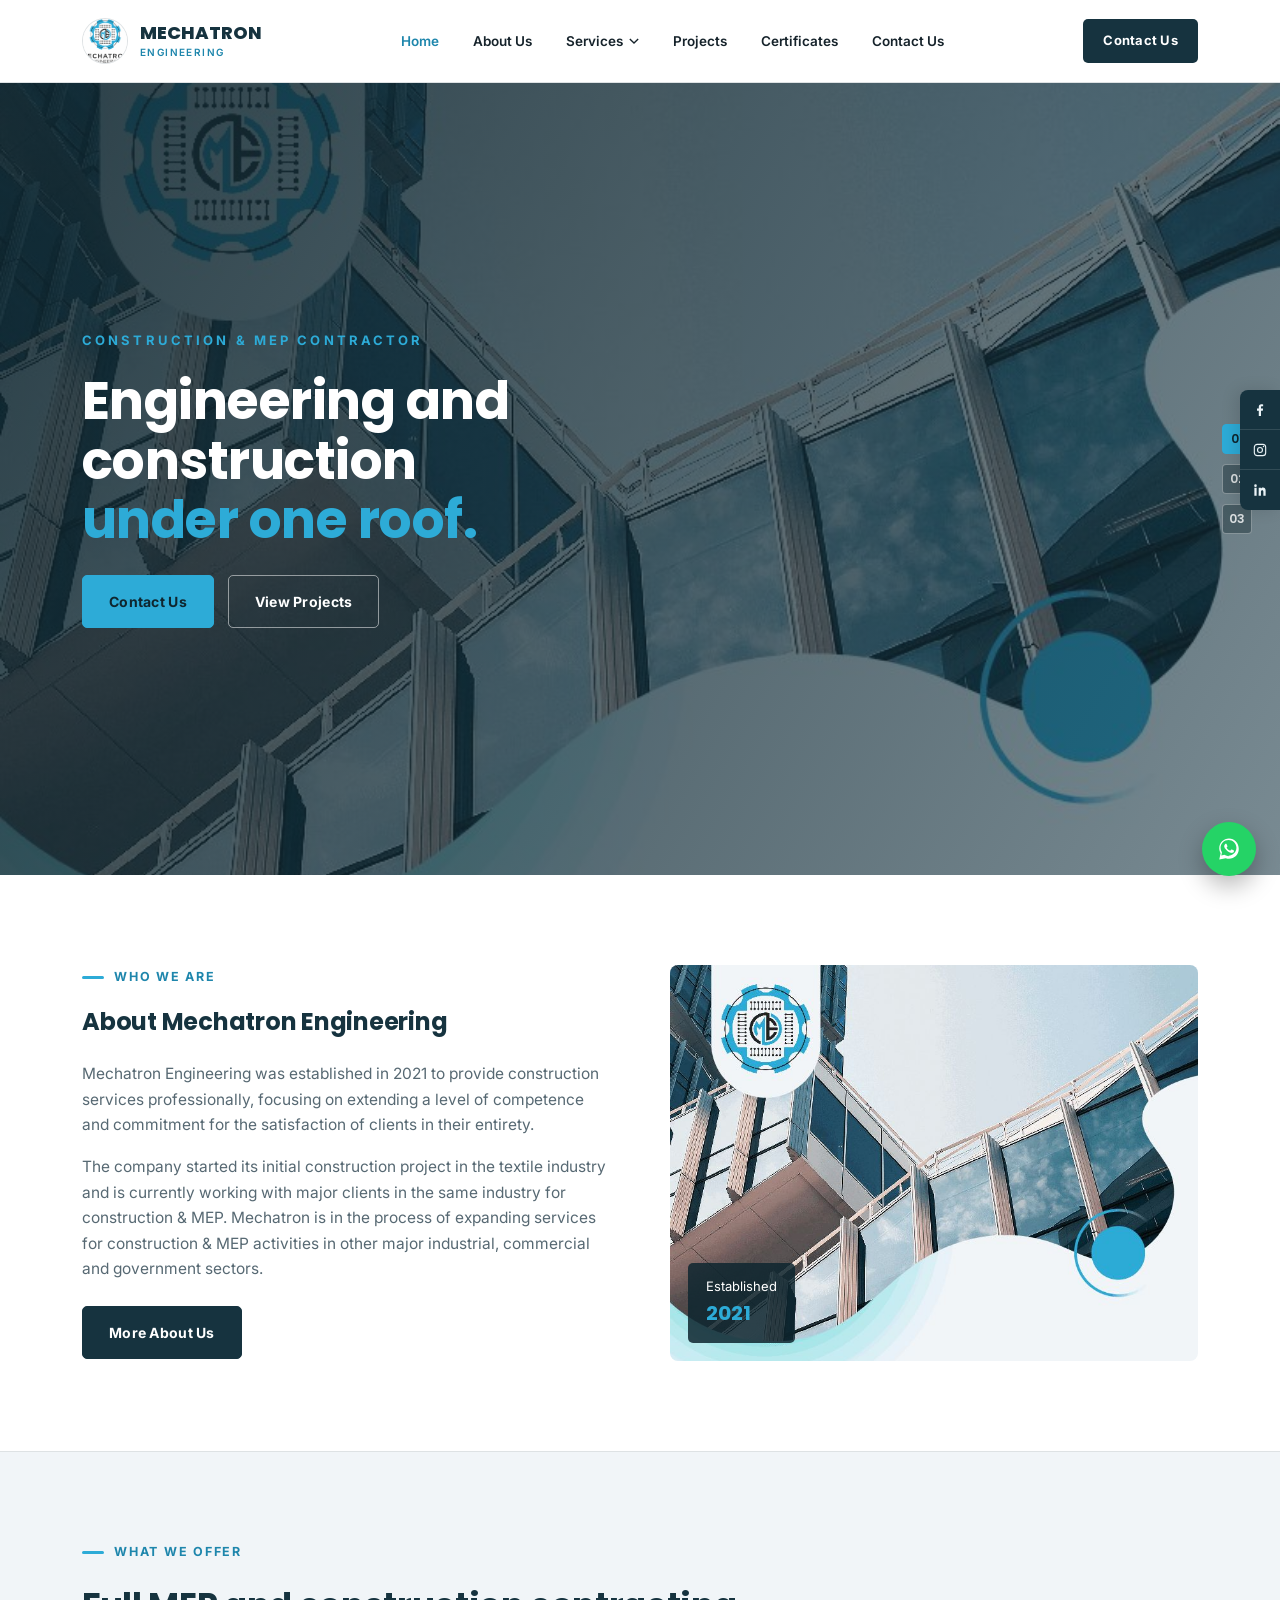
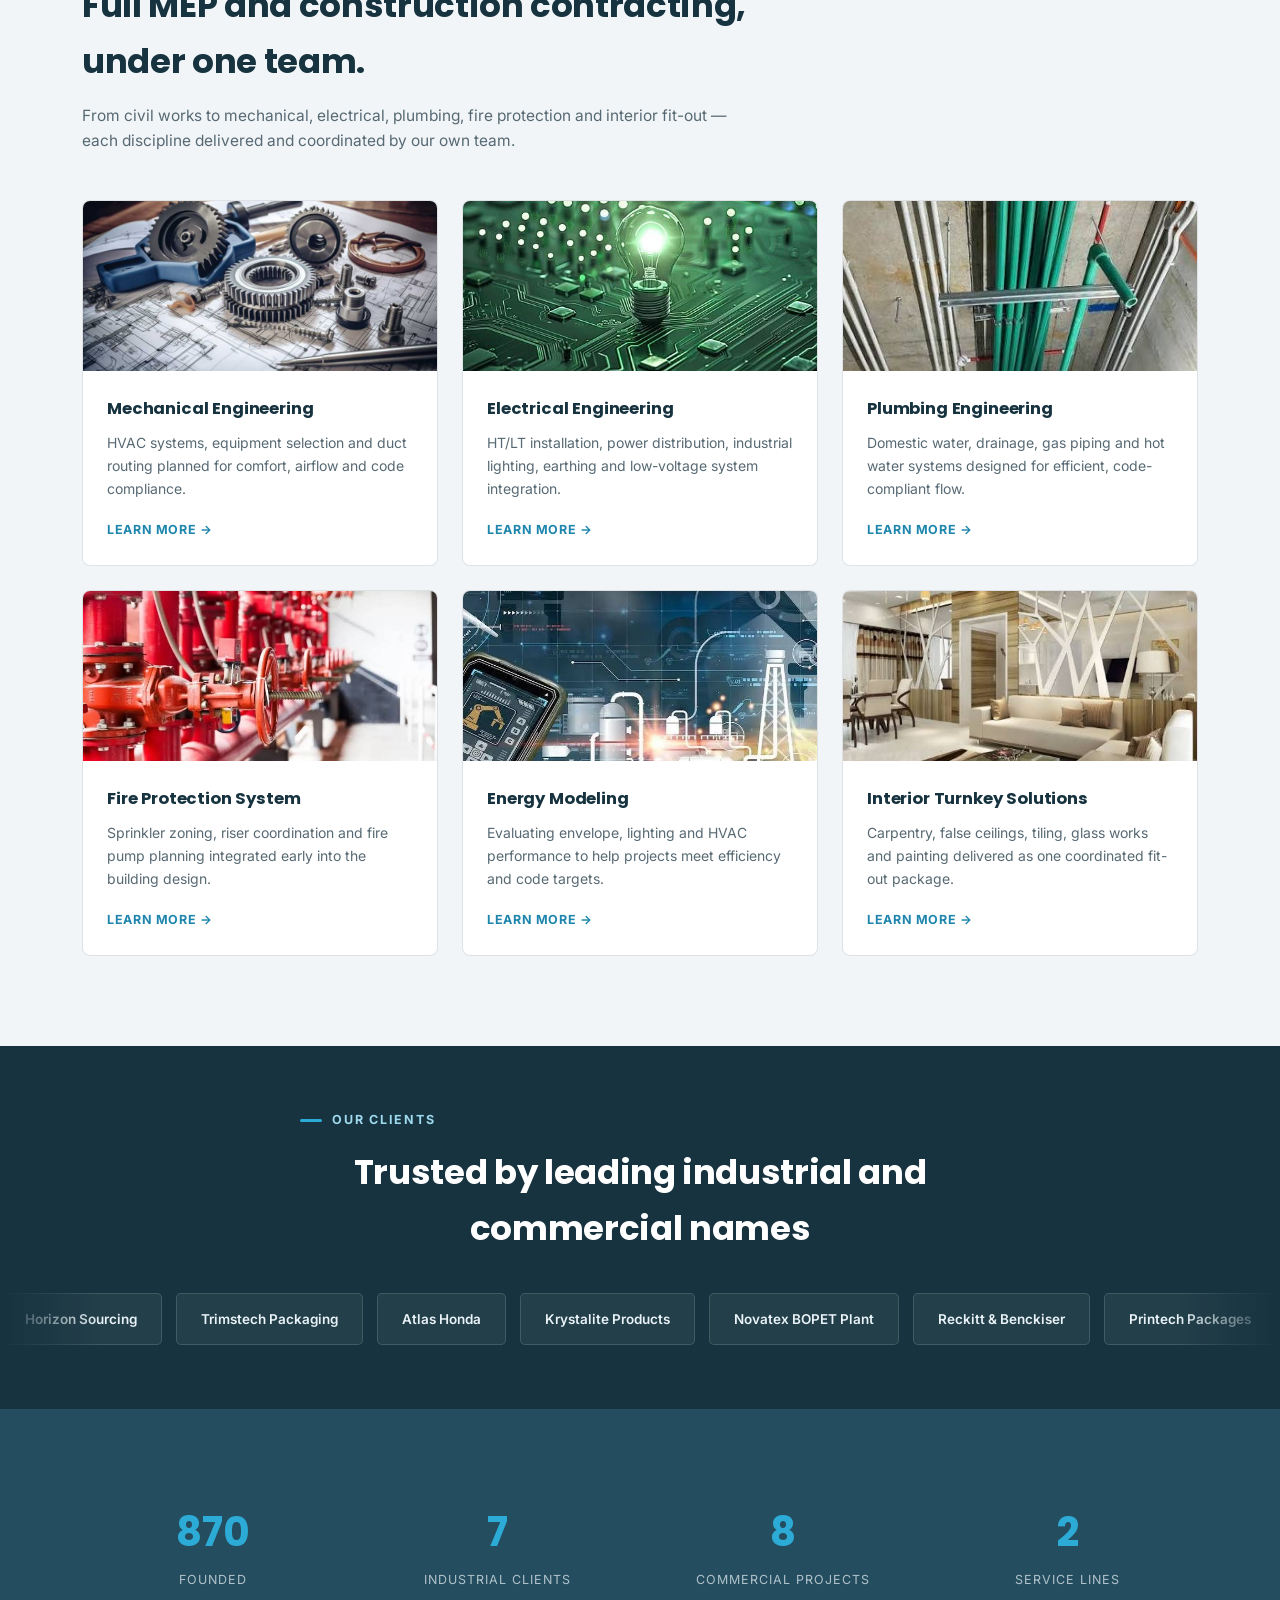
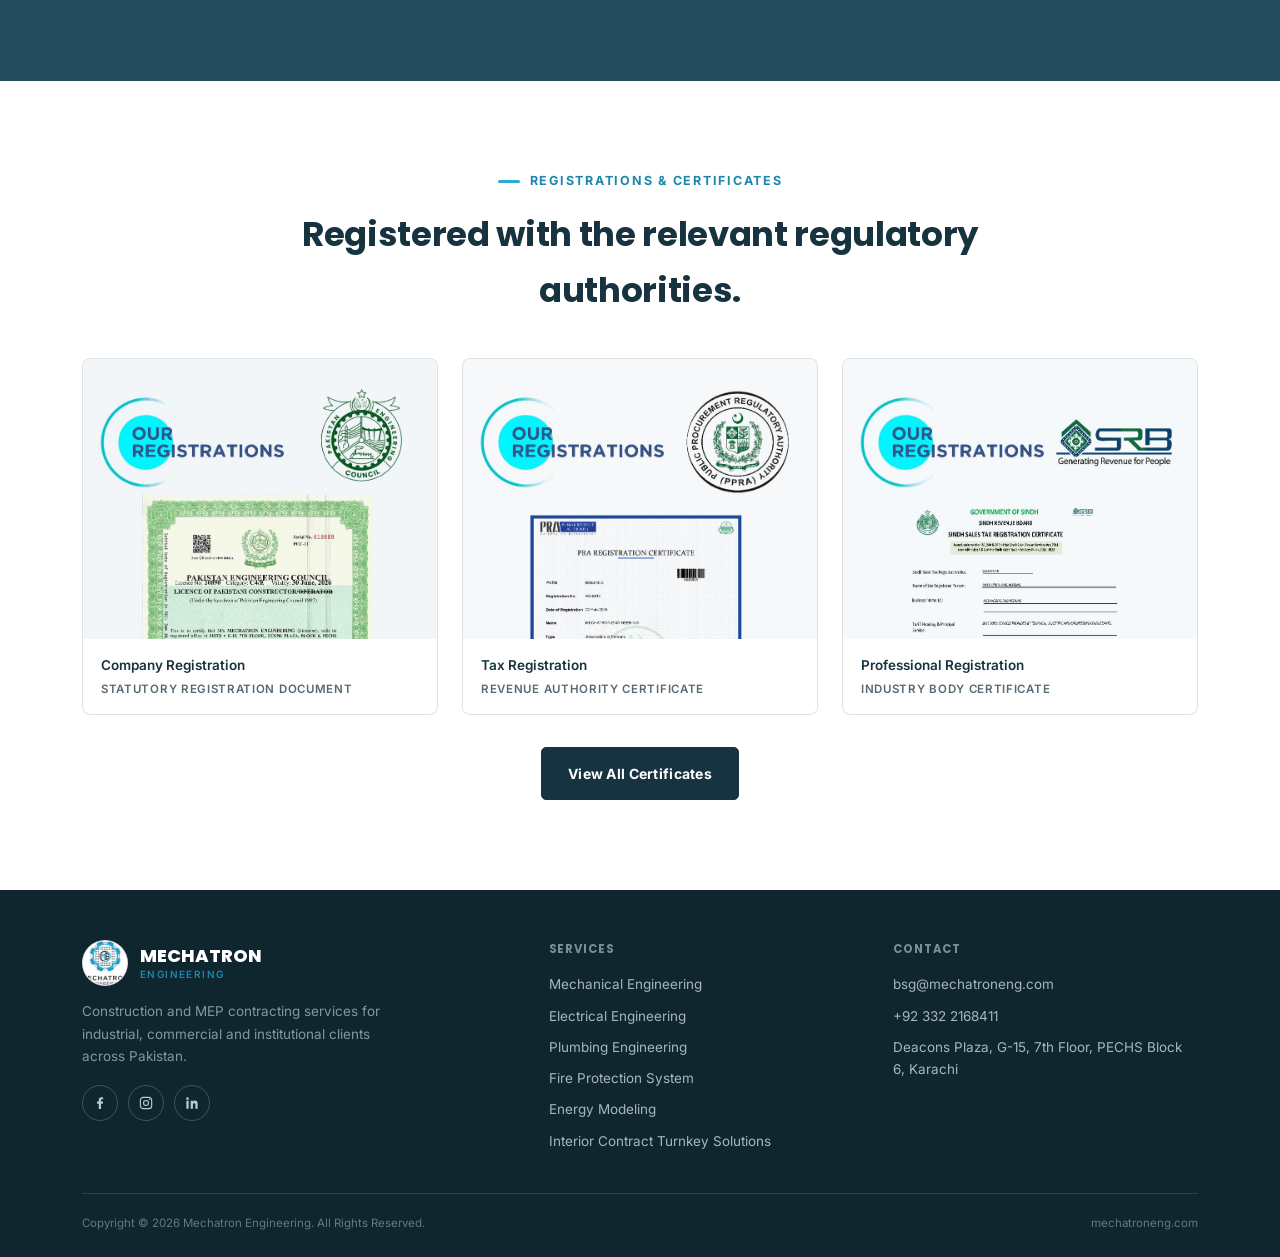
<file: index.html>
<!DOCTYPE html>
<html lang="en">
<head>
<meta charset="UTF-8">
<meta name="viewport" content="width=device-width, initial-scale=1.0">
<title>Mechatron Engineering — Construction & MEP Contractor</title>
<meta name="description" content="Mechatron Engineering is a construction and MEP contracting company in Pakistan, serving industrial, commercial and institutional clients since 2021.">
<link rel="preconnect" href="https://fonts.googleapis.com">
<link rel="preconnect" href="https://fonts.gstatic.com" crossorigin>
<link href="https://fonts.googleapis.com/css2?family=Poppins:wght@500;600;700;800&family=Inter:wght@400;500;600;700&display=swap" rel="stylesheet">
<link rel="stylesheet" href="assets/css/style.css">
</head>
<body><a class="whatsapp-float" href="https://wa.me/923322168411" target="_blank" rel="noopener" aria-label="Chat on WhatsApp">
  <svg width="26" height="26" viewBox="0 0 32 32" fill="#fff"><path d="M16.02 3C9.4 3 4 8.4 4 15.02c0 2.23.62 4.32 1.7 6.1L4 29l8.06-1.66a11.94 11.94 0 0 0 3.96.68c6.62 0 12.02-5.4 12.02-12.02C28.04 8.4 22.64 3 16.02 3zm0 21.8c-1.9 0-3.68-.5-5.22-1.42l-.37-.22-3.9.8.83-3.8-.24-.39a9.7 9.7 0 0 1-1.5-5.17c0-5.37 4.37-9.74 9.76-9.74 5.38 0 9.75 4.37 9.75 9.74 0 5.38-4.37 9.74-9.75 9.74zm5.36-7.3c-.29-.15-1.74-.86-2.01-.96-.27-.1-.47-.15-.66.15-.2.29-.76.96-.93 1.16-.17.2-.34.22-.63.07-.29-.15-1.23-.45-2.34-1.44-.86-.77-1.44-1.72-1.61-2.01-.17-.29-.02-.45.13-.6.13-.13.29-.34.44-.51.15-.17.2-.29.29-.49.1-.2.05-.37-.02-.51-.08-.15-.66-1.6-.91-2.19-.24-.57-.48-.5-.66-.51h-.56c-.2 0-.51.07-.78.37s-1.03 1-1.03 2.45 1.06 2.85 1.2 3.05c.15.2 2.09 3.2 5.08 4.48.71.31 1.26.49 1.69.63.71.23 1.36.2 1.87.12.57-.09 1.74-.71 1.99-1.4.25-.68.25-1.27.17-1.4-.07-.13-.26-.2-.55-.35z"/></svg>
</a>

<div class="social-rail">
  <a href="#" target="_blank" rel="noopener" aria-label="Follow on Facebook">
    <svg width="16" height="16" viewBox="0 0 24 24" fill="currentColor"><path d="M13.5 21v-8h2.7l.4-3.1h-3.1V8c0-.9.25-1.5 1.55-1.5h1.65V3.7C15.9 3.6 15 3.5 13.9 3.5c-2.2 0-3.7 1.34-3.7 3.8v2.6H7.5v3.1h2.7v8h3.3z"/></svg>
  </a>
  <a href="#" target="_blank" rel="noopener" aria-label="Follow on Instagram">
    <svg width="16" height="16" viewBox="0 0 24 24" fill="none" stroke="currentColor" stroke-width="1.7"><rect x="3.5" y="3.5" width="17" height="17" rx="4.5"/><circle cx="12" cy="12" r="3.7"/><circle cx="17.2" cy="6.8" r="1" fill="currentColor" stroke="none"/></svg>
  </a>
  <a href="#" target="_blank" rel="noopener" aria-label="Follow on LinkedIn">
    <svg width="16" height="16" viewBox="0 0 24 24" fill="currentColor"><path d="M6.94 8.5H3.56V20.5H6.94V8.5ZM5.25 3.5A1.96 1.96 0 1 0 5.25 7.42 1.96 1.96 0 0 0 5.25 3.5ZM20.44 20.5H17.06V14.7C17.06 13.3 16.55 12.4 15.3 12.4C14.35 12.4 13.78 13.05 13.53 13.68C13.44 13.9 13.42 14.2 13.42 14.5V20.5H10.04S10.09 9.44 10.04 8.5H13.42V9.95C13.87 9.24 14.68 8.23 16.53 8.23C18.82 8.23 20.44 9.72 20.44 12.92V20.5Z"/></svg>
  </a>
</div><header id="siteHeader">
  <div class="wrap nav">
    <a href="index.html" class="logo">
      <span class="logo-mark"><img src="assets/img/logo.png" alt="Mechatron Engineering logo"></span>
      <span class="brand-lines">MECHATRON<small>Engineering</small></span>
    </a>
    <ul class="nav-links">
      <li class="current"><a href="index.html">Home</a></li>
      <li><a href="about.html">About Us</a></li>
      <li class="has-dropdown">
        <a href="services/index.html">Services <svg viewBox="0 0 12 8" fill="none" stroke="currentColor" stroke-width="1.6"><path d="M1 1.5 6 6.5 11 1.5"/></svg></a>
        <ul class="dropdown">
          <li><a href="services/mechanical-engineering.html">Mechanical Engineering</a></li>
          <li><a href="services/electrical-engineering.html">Electrical Engineering</a></li>
          <li><a href="services/plumbing-engineering.html">Plumbing Engineering</a></li>
          <li><a href="services/fire-protection-system.html">Fire Protection System</a></li>
          <li><a href="services/energy-modeling.html">Energy Modeling</a></li>
          <li><a href="services/interior-turnkey-solutions.html">Interior Contract Turnkey Solutions</a></li>
        </ul>
      </li>
      <li><a href="projects.html">Projects</a></li>
      <li><a href="certificates.html">Certificates</a></li>
      <li><a href="contact.html">Contact Us</a></li>
    </ul>
    <a href="contact.html" class="nav-cta">Contact Us</a>
    <div class="burger" id="burger"><span></span><span></span><span></span></div>
  </div>
</header>
<main id="top">
  <section class="hero-slider" id="heroSlider">
    <div class="slide active">
      <div class="slide-bg" style="background-image:linear-gradient(120deg, rgba(15,38,47,0.88), rgba(22,51,63,0.55)), url('assets/img/cover.jpg');"></div>
      <div class="wrap hero-wrap">
        <div class="slide-content">
          <div class="slide-eyebrow">Construction &amp; MEP Contractor</div>
          <h1 class="slide-title">Engineering and construction<br><span>under one roof.</span></h1>
          <div class="slide-actions">
            <a href="contact.html" class="btn btn-primary">Contact Us</a>
            <a href="projects.html" class="btn btn-ghost">View Projects</a>
          </div>
        </div>
      </div>
    </div>
    <div class="slide">
      <div class="slide-bg" style="background-image:linear-gradient(120deg, rgba(30,134,172,0.75), rgba(15,38,47,0.75)), url('assets/img/cover.jpg');"></div>
      <div class="wrap hero-wrap">
        <div class="slide-content">
          <div class="slide-eyebrow">Since 2021</div>
          <h1 class="slide-title">Delivering <span>construction<br>excellence.</span></h1>
          <div class="slide-actions">
            <a href="about.html" class="btn btn-primary">About Us</a>
            <a href="services/index.html" class="btn btn-ghost">Our Services</a>
          </div>
        </div>
      </div>
    </div>
    <div class="slide">
      <div class="slide-bg" style="background-image:linear-gradient(120deg, rgba(45,171,215,0.55), rgba(15,38,47,0.85)), url('assets/img/cover.jpg');"></div>
      <div class="wrap hero-wrap">
        <div class="slide-content">
          <div class="slide-eyebrow">Industrial &amp; Commercial</div>
          <h1 class="slide-title">Building and MEP<br><span>solutions that perform.</span></h1>
          <div class="slide-actions">
            <a href="projects.html" class="btn btn-primary">See Our Work</a>
            <a href="certificates.html" class="btn btn-ghost">Certificates</a>
          </div>
        </div>
      </div>
    </div>
    <div class="slider-dots" id="sliderDots"></div>
  </section>

  <section class="whoweare" id="about">
    <div class="wrap whoweare-grid">
      <div>
        <div class="eyebrow">Who We Are</div>
        <h2 style="margin-top:14px;">About Mechatron Engineering</h2>
        <div class="whoweare-copy" style="margin-top:20px;">
          <p>Mechatron Engineering was established in 2021 to provide construction services professionally, focusing on extending a level of competence and commitment for the satisfaction of clients in their entirety.</p>
          <p>The company started its initial construction project in the textile industry and is currently working with major clients in the same industry for construction &amp; MEP. Mechatron is in the process of expanding services for construction &amp; MEP activities in other major industrial, commercial and government sectors.</p>
        </div>
        <a href="about.html" class="btn btn-dark" style="margin-top:8px;">More About Us</a>
      </div>
      <div class="whoweare-media tilt">
        <img src="assets/img/cover.jpg" alt="Mechatron Engineering construction site">
        <div class="badge">Established<strong>2021</strong></div>
      </div>
    </div>
  </section>

  <section style="background:var(--bg);">
    <div class="wrap">
      <div class="section-head">
        <div class="eyebrow">What We Offer</div>
        <h2>Full MEP and construction contracting, under one team.</h2>
        <p>From civil works to mechanical, electrical, plumbing, fire protection and interior fit-out — each discipline delivered and coordinated by our own team.</p>
      </div>
      <div class="services-grid">
        <div class="service-card tilt">
          <div class="img" style="background-image:url('assets/img/services/mechanical.jpg');"></div>
          <div class="body">
            <h3>Mechanical Engineering</h3>
            <p>HVAC systems, equipment selection and duct routing planned for comfort, airflow and code compliance.</p>
            <a href="services/mechanical-engineering.html" class="more">Learn More →</a>
          </div>
        </div>
        <div class="service-card tilt">
          <div class="img" style="background-image:url('assets/img/services/electrical.jpg');"></div>
          <div class="body">
            <h3>Electrical Engineering</h3>
            <p>HT/LT installation, power distribution, industrial lighting, earthing and low-voltage system integration.</p>
            <a href="services/electrical-engineering.html" class="more">Learn More →</a>
          </div>
        </div>
        <div class="service-card tilt">
          <div class="img" style="background-image:url('assets/img/services/plumbing.jpg');"></div>
          <div class="body">
            <h3>Plumbing Engineering</h3>
            <p>Domestic water, drainage, gas piping and hot water systems designed for efficient, code-compliant flow.</p>
            <a href="services/plumbing-engineering.html" class="more">Learn More →</a>
          </div>
        </div>
        <div class="service-card tilt">
          <div class="img" style="background-image:url('assets/img/services/fire-protection.jpg');"></div>
          <div class="body">
            <h3>Fire Protection System</h3>
            <p>Sprinkler zoning, riser coordination and fire pump planning integrated early into the building design.</p>
            <a href="services/fire-protection-system.html" class="more">Learn More →</a>
          </div>
        </div>
        <div class="service-card tilt">
          <div class="img" style="background-image:url('assets/img/services/energy-modeling.jpg');"></div>
          <div class="body">
            <h3>Energy Modeling</h3>
            <p>Evaluating envelope, lighting and HVAC performance to help projects meet efficiency and code targets.</p>
            <a href="services/energy-modeling.html" class="more">Learn More →</a>
          </div>
        </div>
        <div class="service-card tilt">
          <div class="img" style="background-image:url('assets/img/services/interior.jpg');"></div>
          <div class="body">
            <h3>Interior Turnkey Solutions</h3>
            <p>Carpentry, false ceilings, tiling, glass works and painting delivered as one coordinated fit-out package.</p>
            <a href="services/interior-turnkey-solutions.html" class="more">Learn More →</a>
          </div>
        </div>
      </div>
    </div>
  </section>

  <section class="clients">
    <div class="wrap">
      <div class="section-head">
        <div class="eyebrow on-dark">Our Clients</div>
        <h2>Trusted by leading industrial and commercial names</h2>
      </div>
    </div>
    <div class="marquee"><div class="marquee-track" id="marqueeTrack"></div></div>
  </section>

  <section class="stats">
    <div class="wrap stats-grid">
      <div class="stat-item"><strong data-count="2021">0</strong><span>Founded</span></div>
      <div class="stat-item"><strong data-count="17">0</strong><span>Industrial Clients</span></div>
      <div class="stat-item"><strong data-count="19">0</strong><span>Commercial Projects</span></div>
      <div class="stat-item"><strong data-count="6">0</strong><span>Service Lines</span></div>
    </div>
  </section>

  <section style="background:var(--panel);">
    <div class="wrap">
      <div class="section-head center" style="text-align:center; margin:0 auto 40px;">
        <div class="eyebrow">Registrations &amp; Certificates</div>
        <h2>Registered with the relevant regulatory authorities.</h2>
      </div>
      <div class="certs-grid">
        <div class="cert-card tilt">
          <img src="assets/img/cert-company-registration.jpg" alt="Company registration certificate">
          <div class="cert-label">Company Registration<span>Statutory registration document</span></div>
        </div>
        <div class="cert-card tilt">
          <img src="assets/img/cert-tax-registration.jpg" alt="Tax registration certificate">
          <div class="cert-label">Tax Registration<span>Revenue authority certificate</span></div>
        </div>
        <div class="cert-card tilt">
          <img src="assets/img/cert-professional-registration.jpg" alt="Professional registration certificate">
          <div class="cert-label">Professional Registration<span>Industry body certificate</span></div>
        </div>
      </div>
      <div style="text-align:center; margin-top:32px;">
        <a href="certificates.html" class="btn btn-dark">View All Certificates</a>
      </div>
    </div>
  </section>
</main>
<footer>
  <div class="wrap">
    <div class="footer-grid">
      <div class="footer-brand">
        <a href="index.html" class="logo" style="color:#fff;">
          <span class="logo-mark"><img src="assets/img/logo.png" alt="Mechatron Engineering logo"></span>
          <span class="brand-lines" style="color:#fff;">MECHATRON<small>Engineering</small></span>
        </a>
        <p>Construction and MEP contracting services for industrial, commercial and institutional clients across Pakistan.</p>
        <div class="footer-social">
          <a href="#" aria-label="Facebook"><svg width="16" height="16" viewBox="0 0 24 24" fill="currentColor"><path d="M13.5 21v-8h2.7l.4-3.1h-3.1V8c0-.9.25-1.5 1.55-1.5h1.65V3.7C15.9 3.6 15 3.5 13.9 3.5c-2.2 0-3.7 1.34-3.7 3.8v2.6H7.5v3.1h2.7v8h3.3z"/></svg></a>
          <a href="#" aria-label="Instagram"><svg width="16" height="16" viewBox="0 0 24 24" fill="none" stroke="currentColor" stroke-width="1.7"><rect x="3.5" y="3.5" width="17" height="17" rx="4.5"/><circle cx="12" cy="12" r="3.7"/><circle cx="17.2" cy="6.8" r="1" fill="currentColor" stroke="none"/></svg></a>
          <a href="#" aria-label="LinkedIn"><svg width="16" height="16" viewBox="0 0 24 24" fill="currentColor"><path d="M6.94 8.5H3.56V20.5H6.94V8.5ZM5.25 3.5A1.96 1.96 0 1 0 5.25 7.42 1.96 1.96 0 0 0 5.25 3.5ZM20.44 20.5H17.06V14.7C17.06 13.3 16.55 12.4 15.3 12.4C14.35 12.4 13.78 13.05 13.53 13.68C13.44 13.9 13.42 14.2 13.42 14.5V20.5H10.04S10.09 9.44 10.04 8.5H13.42V9.95C13.87 9.24 14.68 8.23 16.53 8.23C18.82 8.23 20.44 9.72 20.44 12.92V20.5Z"/></svg></a>
        </div>
      </div>
      <div>
        <h5>Services</h5>
        <ul>
          <li><a href="services/mechanical-engineering.html">Mechanical Engineering</a></li>
          <li><a href="services/electrical-engineering.html">Electrical Engineering</a></li>
          <li><a href="services/plumbing-engineering.html">Plumbing Engineering</a></li>
          <li><a href="services/fire-protection-system.html">Fire Protection System</a></li>
          <li><a href="services/energy-modeling.html">Energy Modeling</a></li>
          <li><a href="services/interior-turnkey-solutions.html">Interior Contract Turnkey Solutions</a></li>
        </ul>
      </div>
      <div>
        <h5>Contact</h5>
        <ul>
          <li><a href="mailto:bsg@mechatroneng.com">bsg@mechatroneng.com</a></li>
          <li><a href="tel:+923322168411">+92 332 2168411</a></li>
          <li>Deacons Plaza, G-15, 7th Floor, PECHS Block 6, Karachi</li>
        </ul>
      </div>
    </div>
    <div class="footer-bottom">
      <span>Copyright &copy; 2026 Mechatron Engineering. All Rights Reserved.</span>
      <span>mechatroneng.com</span>
    </div>
  </div>
</footer><script src="assets/js/main.js"></script>
</body>
</html>
</file>
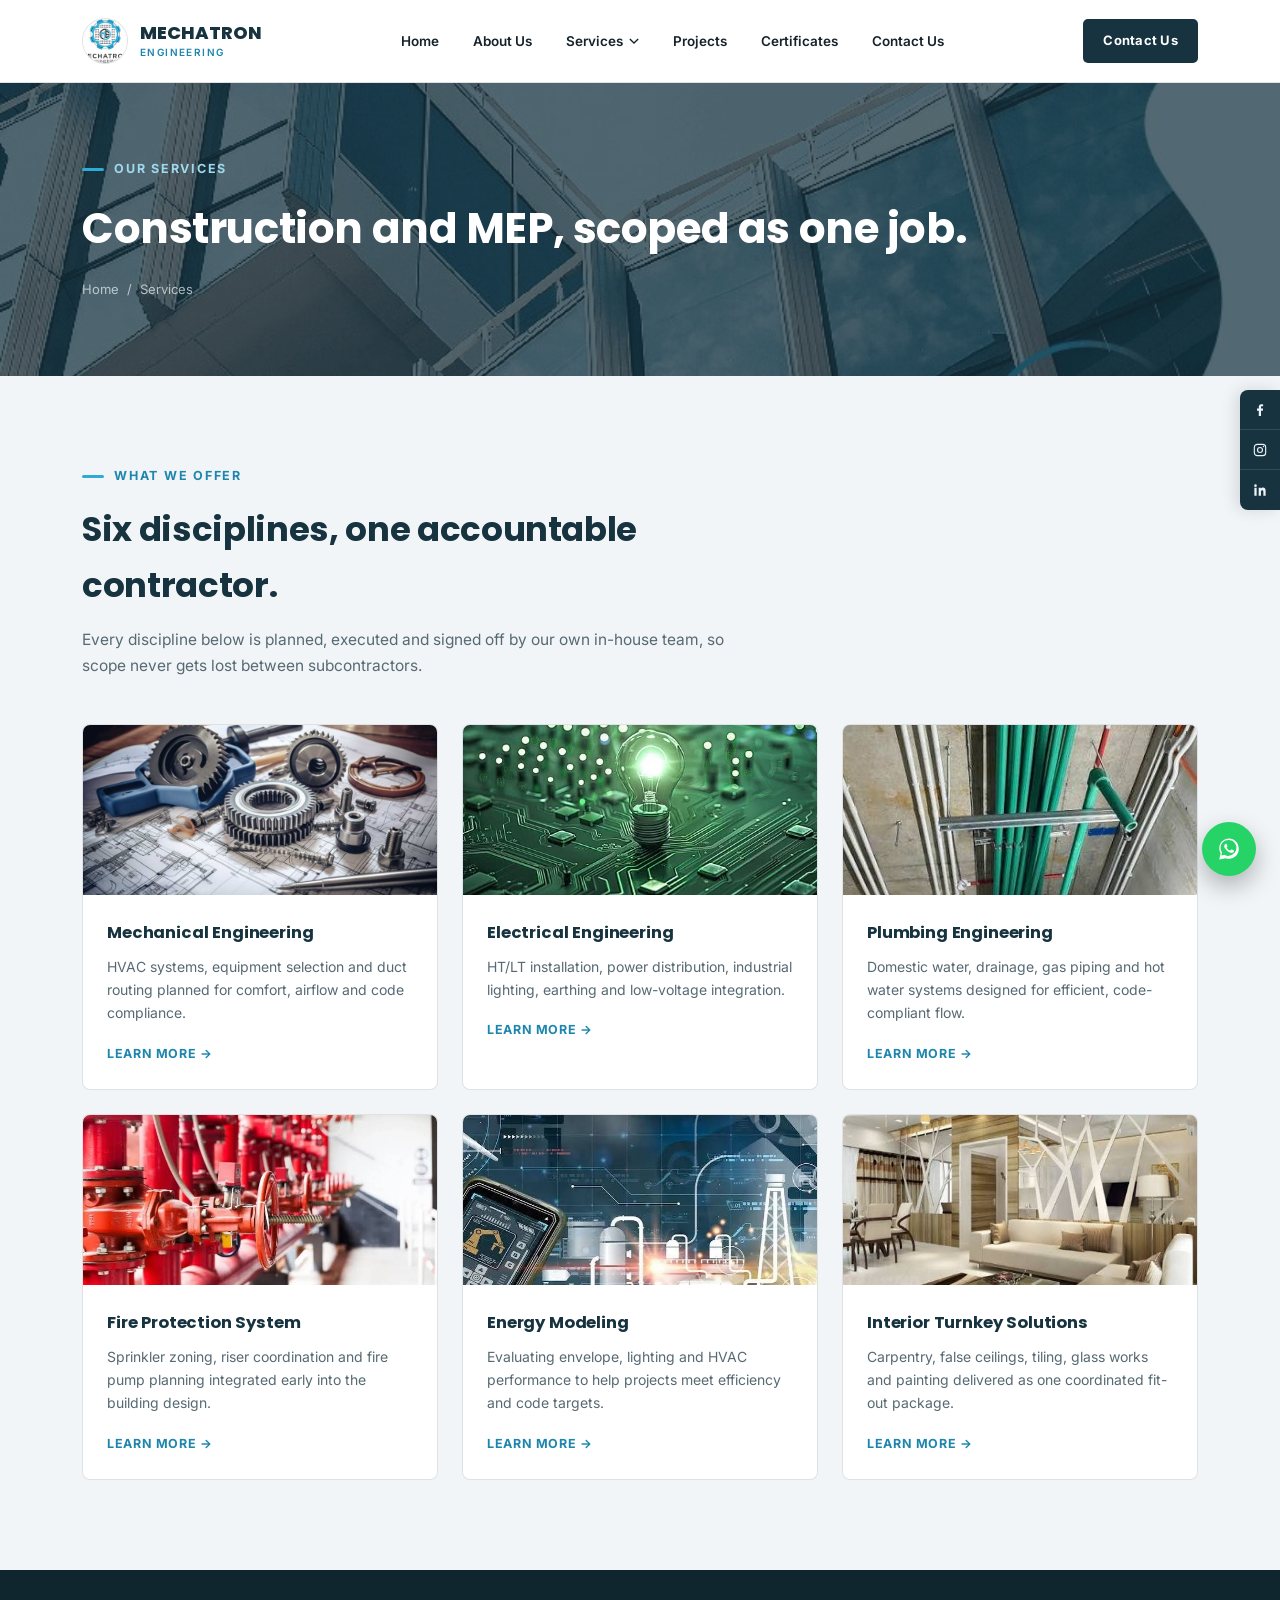
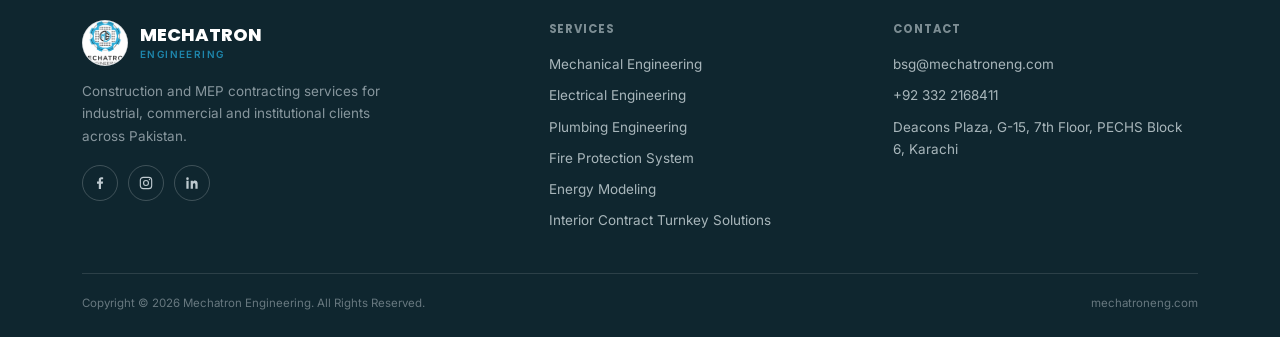
<file: services/index.html>
<!DOCTYPE html>
<html lang="en">
<head>
<meta charset="UTF-8">
<meta name="viewport" content="width=device-width, initial-scale=1.0">
<title>Our Services — Mechatron Engineering</title>
<meta name="description" content="Mechatron Engineering's MEP and construction services: mechanical, electrical, plumbing, fire protection, energy modeling and interior turnkey solutions.">
<link rel="preconnect" href="https://fonts.googleapis.com">
<link rel="preconnect" href="https://fonts.gstatic.com" crossorigin>
<link href="https://fonts.googleapis.com/css2?family=Poppins:wght@500;600;700;800&family=Inter:wght@400;500;600;700&display=swap" rel="stylesheet">
<link rel="stylesheet" href="../assets/css/style.css">
</head>
<body><a class="whatsapp-float" href="https://wa.me/923322168411" target="_blank" rel="noopener" aria-label="Chat on WhatsApp">
  <svg width="26" height="26" viewBox="0 0 32 32" fill="#fff"><path d="M16.02 3C9.4 3 4 8.4 4 15.02c0 2.23.62 4.32 1.7 6.1L4 29l8.06-1.66a11.94 11.94 0 0 0 3.96.68c6.62 0 12.02-5.4 12.02-12.02C28.04 8.4 22.64 3 16.02 3zm0 21.8c-1.9 0-3.68-.5-5.22-1.42l-.37-.22-3.9.8.83-3.8-.24-.39a9.7 9.7 0 0 1-1.5-5.17c0-5.37 4.37-9.74 9.76-9.74 5.38 0 9.75 4.37 9.75 9.74 0 5.38-4.37 9.74-9.75 9.74zm5.36-7.3c-.29-.15-1.74-.86-2.01-.96-.27-.1-.47-.15-.66.15-.2.29-.76.96-.93 1.16-.17.2-.34.22-.63.07-.29-.15-1.23-.45-2.34-1.44-.86-.77-1.44-1.72-1.61-2.01-.17-.29-.02-.45.13-.6.13-.13.29-.34.44-.51.15-.17.2-.29.29-.49.1-.2.05-.37-.02-.51-.08-.15-.66-1.6-.91-2.19-.24-.57-.48-.5-.66-.51h-.56c-.2 0-.51.07-.78.37s-1.03 1-1.03 2.45 1.06 2.85 1.2 3.05c.15.2 2.09 3.2 5.08 4.48.71.31 1.26.49 1.69.63.71.23 1.36.2 1.87.12.57-.09 1.74-.71 1.99-1.4.25-.68.25-1.27.17-1.4-.07-.13-.26-.2-.55-.35z"/></svg>
</a>

<div class="social-rail">
  <a href="#" target="_blank" rel="noopener" aria-label="Follow on Facebook">
    <svg width="16" height="16" viewBox="0 0 24 24" fill="currentColor"><path d="M13.5 21v-8h2.7l.4-3.1h-3.1V8c0-.9.25-1.5 1.55-1.5h1.65V3.7C15.9 3.6 15 3.5 13.9 3.5c-2.2 0-3.7 1.34-3.7 3.8v2.6H7.5v3.1h2.7v8h3.3z"/></svg>
  </a>
  <a href="#" target="_blank" rel="noopener" aria-label="Follow on Instagram">
    <svg width="16" height="16" viewBox="0 0 24 24" fill="none" stroke="currentColor" stroke-width="1.7"><rect x="3.5" y="3.5" width="17" height="17" rx="4.5"/><circle cx="12" cy="12" r="3.7"/><circle cx="17.2" cy="6.8" r="1" fill="currentColor" stroke="none"/></svg>
  </a>
  <a href="#" target="_blank" rel="noopener" aria-label="Follow on LinkedIn">
    <svg width="16" height="16" viewBox="0 0 24 24" fill="currentColor"><path d="M6.94 8.5H3.56V20.5H6.94V8.5ZM5.25 3.5A1.96 1.96 0 1 0 5.25 7.42 1.96 1.96 0 0 0 5.25 3.5ZM20.44 20.5H17.06V14.7C17.06 13.3 16.55 12.4 15.3 12.4C14.35 12.4 13.78 13.05 13.53 13.68C13.44 13.9 13.42 14.2 13.42 14.5V20.5H10.04S10.09 9.44 10.04 8.5H13.42V9.95C13.87 9.24 14.68 8.23 16.53 8.23C18.82 8.23 20.44 9.72 20.44 12.92V20.5Z"/></svg>
  </a>
</div><header id="siteHeader">
  <div class="wrap nav">
    <a href="../index.html" class="logo">
      <span class="logo-mark"><img src="../assets/img/logo.png" alt="Mechatron Engineering logo"></span>
      <span class="brand-lines">MECHATRON<small>Engineering</small></span>
    </a>
    <ul class="nav-links">
      <li><a href="../index.html">Home</a></li>
      <li><a href="../about.html">About Us</a></li>
      <li class="has-dropdown" class="current">
        <a href="../services/index.html">Services <svg viewBox="0 0 12 8" fill="none" stroke="currentColor" stroke-width="1.6"><path d="M1 1.5 6 6.5 11 1.5"/></svg></a>
        <ul class="dropdown">
          <li><a href="mechanical-engineering.html">Mechanical Engineering</a></li>
          <li><a href="electrical-engineering.html">Electrical Engineering</a></li>
          <li><a href="plumbing-engineering.html">Plumbing Engineering</a></li>
          <li><a href="fire-protection-system.html">Fire Protection System</a></li>
          <li><a href="energy-modeling.html">Energy Modeling</a></li>
          <li><a href="interior-turnkey-solutions.html">Interior Contract Turnkey Solutions</a></li>
        </ul>
      </li>
      <li><a href="../projects.html">Projects</a></li>
      <li><a href="../certificates.html">Certificates</a></li>
      <li><a href="../contact.html">Contact Us</a></li>
    </ul>
    <a href="../contact.html" class="nav-cta">Contact Us</a>
    <div class="burger" id="burger"><span></span><span></span><span></span></div>
  </div>
</header>
<section class="page-hero">
  <div class="bg" style="background-image:url('../assets/img/cover.jpg');"></div>
  <div class="wrap">
    <div class="eyebrow on-dark">Our Services</div>
    <h1>Construction and MEP, scoped as one job.</h1>
    <div class="breadcrumb"><a href="../index.html">Home</a><span>/</span><span>Services</span></div>
  </div>
</section>

<section>
  <div class="wrap">
    <div class="section-head">
      <div class="eyebrow">What We Offer</div>
      <h2>Six disciplines, one accountable contractor.</h2>
      <p>Every discipline below is planned, executed and signed off by our own in-house team, so scope never gets lost between subcontractors.</p>
    </div>
    <div class="services-grid">
      <div class="service-card tilt">
        <div class="img" style="background-image:url('../assets/img/services/mechanical.jpg');"></div>
        <div class="body">
          <h3>Mechanical Engineering</h3>
          <p>HVAC systems, equipment selection and duct routing planned for comfort, airflow and code compliance.</p>
          <a href="mechanical-engineering.html" class="more">Learn More →</a>
        </div>
      </div>
      <div class="service-card tilt">
        <div class="img" style="background-image:url('../assets/img/services/electrical.jpg');"></div>
        <div class="body">
          <h3>Electrical Engineering</h3>
          <p>HT/LT installation, power distribution, industrial lighting, earthing and low-voltage integration.</p>
          <a href="electrical-engineering.html" class="more">Learn More →</a>
        </div>
      </div>
      <div class="service-card tilt">
        <div class="img" style="background-image:url('../assets/img/services/plumbing.jpg');"></div>
        <div class="body">
          <h3>Plumbing Engineering</h3>
          <p>Domestic water, drainage, gas piping and hot water systems designed for efficient, code-compliant flow.</p>
          <a href="plumbing-engineering.html" class="more">Learn More →</a>
        </div>
      </div>
      <div class="service-card tilt">
        <div class="img" style="background-image:url('../assets/img/services/fire-protection.jpg');"></div>
        <div class="body">
          <h3>Fire Protection System</h3>
          <p>Sprinkler zoning, riser coordination and fire pump planning integrated early into the building design.</p>
          <a href="fire-protection-system.html" class="more">Learn More →</a>
        </div>
      </div>
      <div class="service-card tilt">
        <div class="img" style="background-image:url('../assets/img/services/energy-modeling.jpg');"></div>
        <div class="body">
          <h3>Energy Modeling</h3>
          <p>Evaluating envelope, lighting and HVAC performance to help projects meet efficiency and code targets.</p>
          <a href="energy-modeling.html" class="more">Learn More →</a>
        </div>
      </div>
      <div class="service-card tilt">
        <div class="img" style="background-image:url('../assets/img/services/interior.jpg');"></div>
        <div class="body">
          <h3>Interior Turnkey Solutions</h3>
          <p>Carpentry, false ceilings, tiling, glass works and painting delivered as one coordinated fit-out package.</p>
          <a href="interior-turnkey-solutions.html" class="more">Learn More →</a>
        </div>
      </div>
    </div>
  </div>
</section>
<footer>
  <div class="wrap">
    <div class="footer-grid">
      <div class="footer-brand">
        <a href="../index.html" class="logo" style="color:#fff;">
          <span class="logo-mark"><img src="../assets/img/logo.png" alt="Mechatron Engineering logo"></span>
          <span class="brand-lines" style="color:#fff;">MECHATRON<small>Engineering</small></span>
        </a>
        <p>Construction and MEP contracting services for industrial, commercial and institutional clients across Pakistan.</p>
        <div class="footer-social">
          <a href="#" aria-label="Facebook"><svg width="16" height="16" viewBox="0 0 24 24" fill="currentColor"><path d="M13.5 21v-8h2.7l.4-3.1h-3.1V8c0-.9.25-1.5 1.55-1.5h1.65V3.7C15.9 3.6 15 3.5 13.9 3.5c-2.2 0-3.7 1.34-3.7 3.8v2.6H7.5v3.1h2.7v8h3.3z"/></svg></a>
          <a href="#" aria-label="Instagram"><svg width="16" height="16" viewBox="0 0 24 24" fill="none" stroke="currentColor" stroke-width="1.7"><rect x="3.5" y="3.5" width="17" height="17" rx="4.5"/><circle cx="12" cy="12" r="3.7"/><circle cx="17.2" cy="6.8" r="1" fill="currentColor" stroke="none"/></svg></a>
          <a href="#" aria-label="LinkedIn"><svg width="16" height="16" viewBox="0 0 24 24" fill="currentColor"><path d="M6.94 8.5H3.56V20.5H6.94V8.5ZM5.25 3.5A1.96 1.96 0 1 0 5.25 7.42 1.96 1.96 0 0 0 5.25 3.5ZM20.44 20.5H17.06V14.7C17.06 13.3 16.55 12.4 15.3 12.4C14.35 12.4 13.78 13.05 13.53 13.68C13.44 13.9 13.42 14.2 13.42 14.5V20.5H10.04S10.09 9.44 10.04 8.5H13.42V9.95C13.87 9.24 14.68 8.23 16.53 8.23C18.82 8.23 20.44 9.72 20.44 12.92V20.5Z"/></svg></a>
        </div>
      </div>
      <div>
        <h5>Services</h5>
        <ul>
          <li><a href="mechanical-engineering.html">Mechanical Engineering</a></li>
          <li><a href="electrical-engineering.html">Electrical Engineering</a></li>
          <li><a href="plumbing-engineering.html">Plumbing Engineering</a></li>
          <li><a href="fire-protection-system.html">Fire Protection System</a></li>
          <li><a href="energy-modeling.html">Energy Modeling</a></li>
          <li><a href="interior-turnkey-solutions.html">Interior Contract Turnkey Solutions</a></li>
        </ul>
      </div>
      <div>
        <h5>Contact</h5>
        <ul>
          <li><a href="mailto:bsg@mechatroneng.com">bsg@mechatroneng.com</a></li>
          <li><a href="tel:+923322168411">+92 332 2168411</a></li>
          <li>Deacons Plaza, G-15, 7th Floor, PECHS Block 6, Karachi</li>
        </ul>
      </div>
    </div>
    <div class="footer-bottom">
      <span>Copyright &copy; 2026 Mechatron Engineering. All Rights Reserved.</span>
      <span>mechatroneng.com</span>
    </div>
  </div>
</footer><script src="../assets/js/main.js"></script>
</body>
</html>
</file>
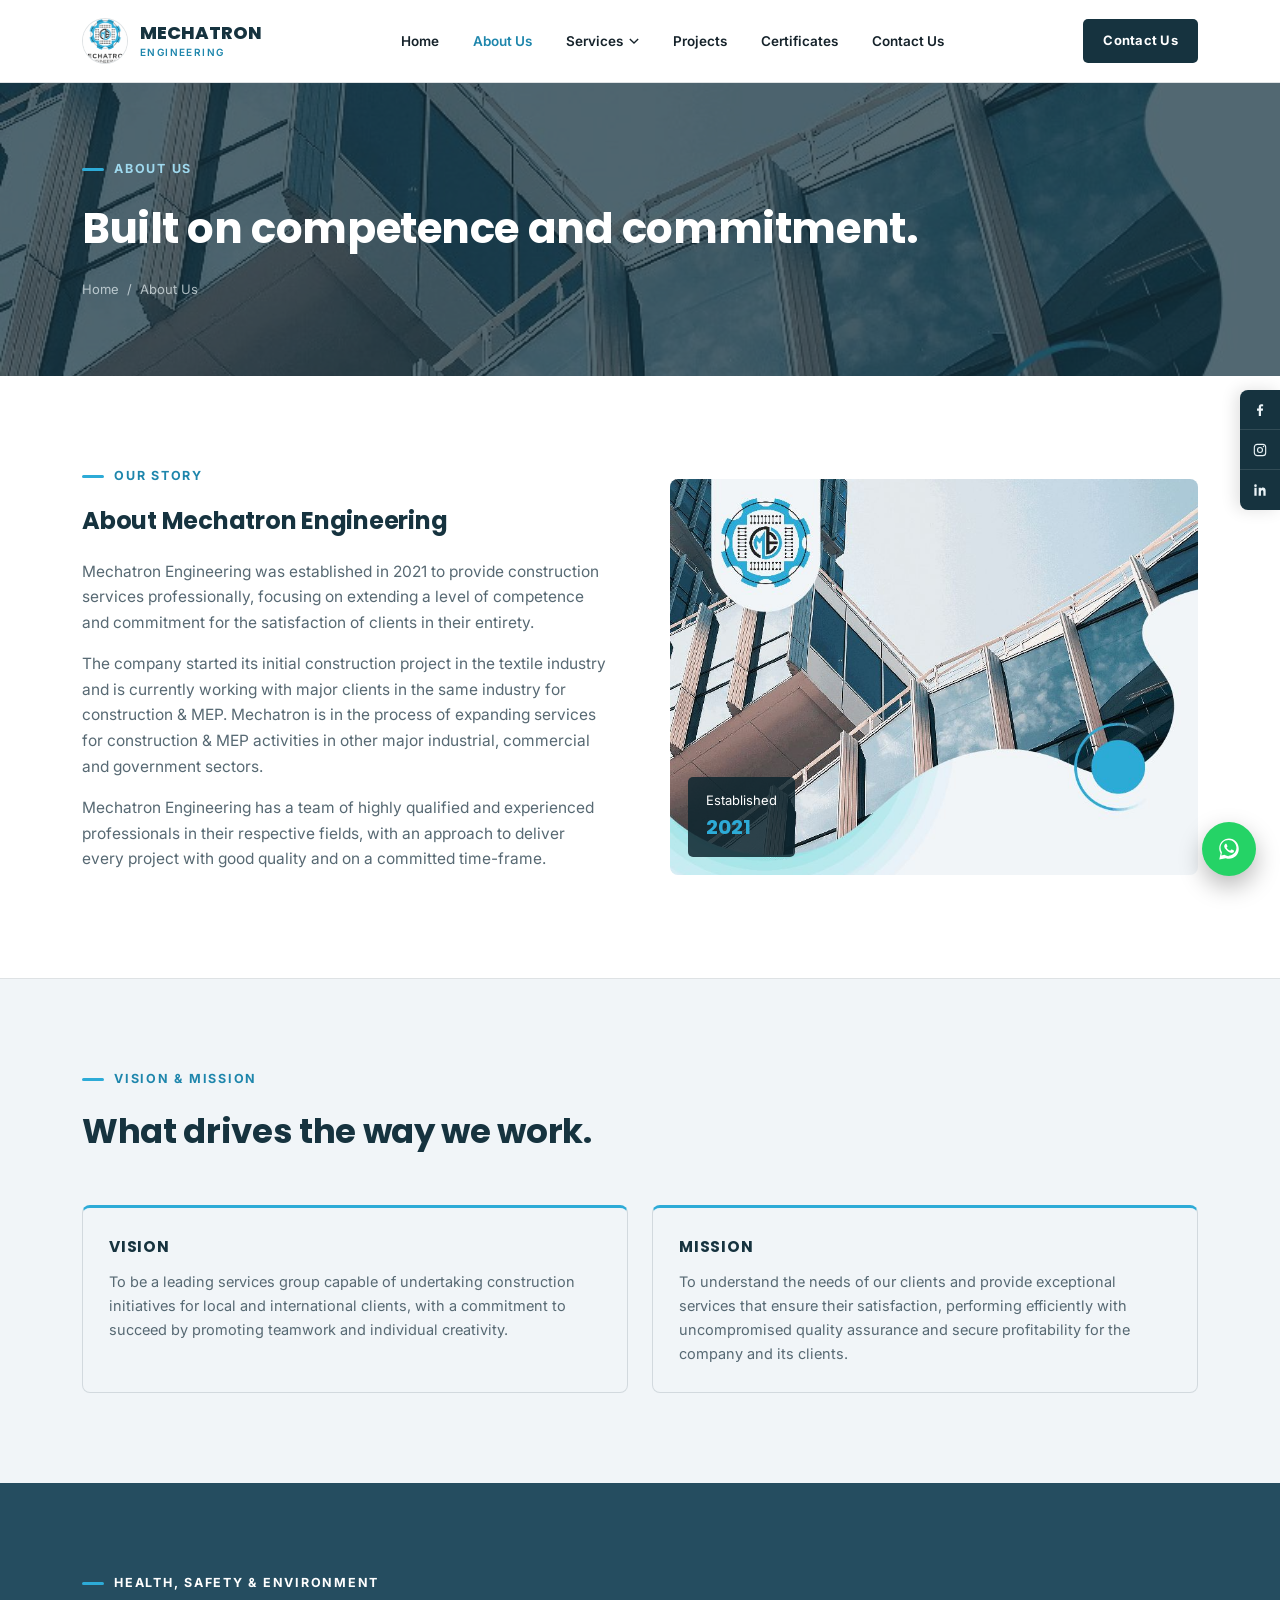
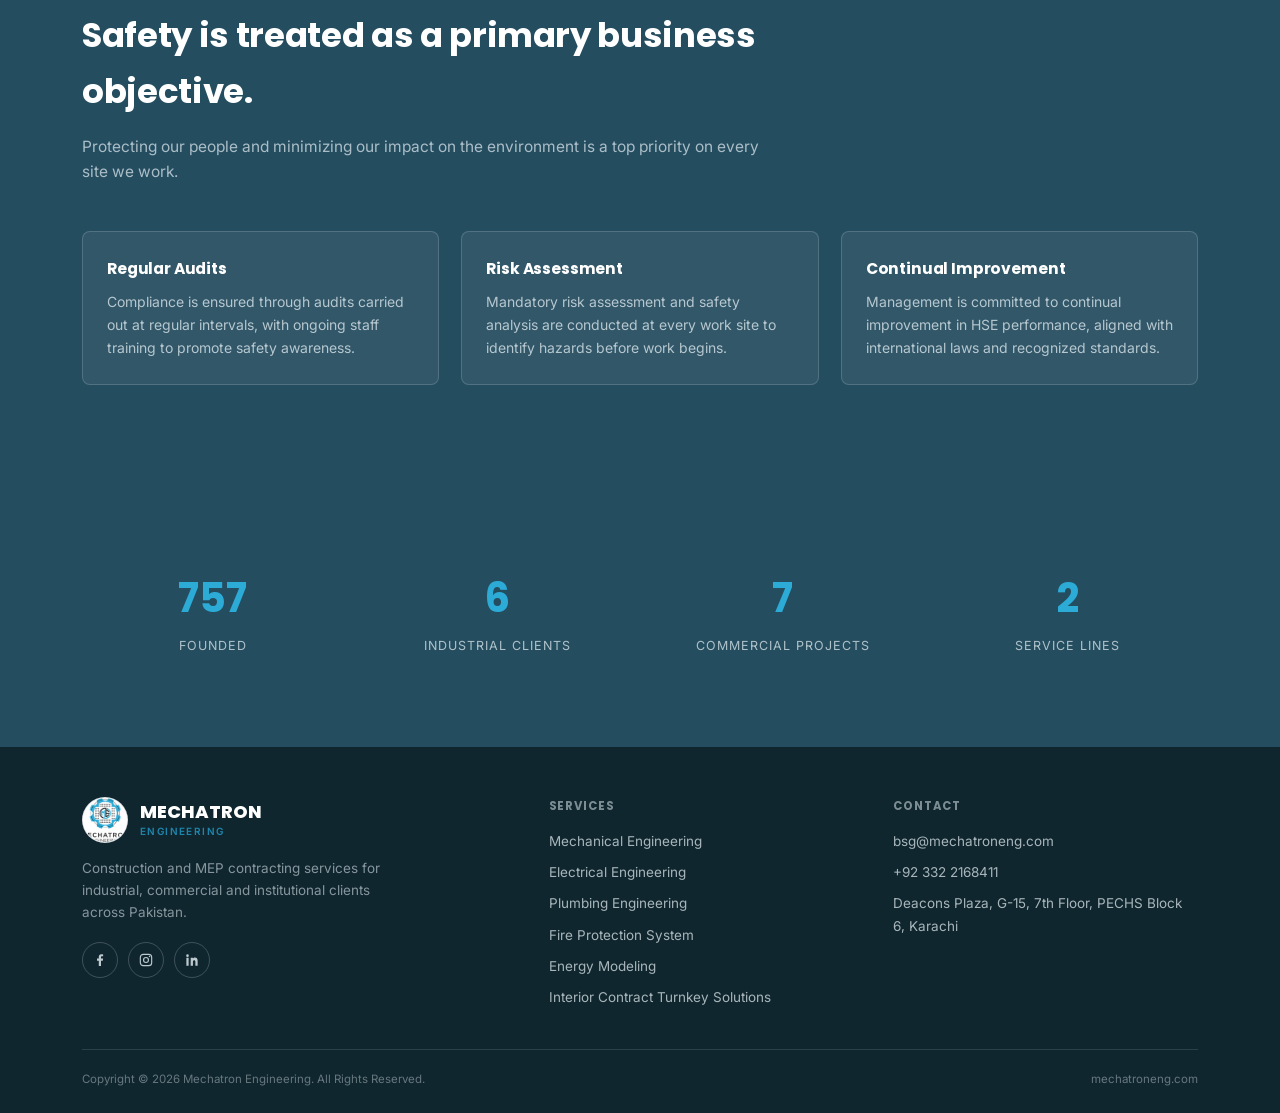
<file: about.html>
<!DOCTYPE html>
<html lang="en">
<head>
<meta charset="UTF-8">
<meta name="viewport" content="width=device-width, initial-scale=1.0">
<title>About Us — Mechatron Engineering</title>
<meta name="description" content="Learn about Mechatron Engineering's history, vision, mission and health & safety commitment.">
<link rel="preconnect" href="https://fonts.googleapis.com">
<link rel="preconnect" href="https://fonts.gstatic.com" crossorigin>
<link href="https://fonts.googleapis.com/css2?family=Poppins:wght@500;600;700;800&family=Inter:wght@400;500;600;700&display=swap" rel="stylesheet">
<link rel="stylesheet" href="assets/css/style.css">
</head>
<body><a class="whatsapp-float" href="https://wa.me/923322168411" target="_blank" rel="noopener" aria-label="Chat on WhatsApp">
  <svg width="26" height="26" viewBox="0 0 32 32" fill="#fff"><path d="M16.02 3C9.4 3 4 8.4 4 15.02c0 2.23.62 4.32 1.7 6.1L4 29l8.06-1.66a11.94 11.94 0 0 0 3.96.68c6.62 0 12.02-5.4 12.02-12.02C28.04 8.4 22.64 3 16.02 3zm0 21.8c-1.9 0-3.68-.5-5.22-1.42l-.37-.22-3.9.8.83-3.8-.24-.39a9.7 9.7 0 0 1-1.5-5.17c0-5.37 4.37-9.74 9.76-9.74 5.38 0 9.75 4.37 9.75 9.74 0 5.38-4.37 9.74-9.75 9.74zm5.36-7.3c-.29-.15-1.74-.86-2.01-.96-.27-.1-.47-.15-.66.15-.2.29-.76.96-.93 1.16-.17.2-.34.22-.63.07-.29-.15-1.23-.45-2.34-1.44-.86-.77-1.44-1.72-1.61-2.01-.17-.29-.02-.45.13-.6.13-.13.29-.34.44-.51.15-.17.2-.29.29-.49.1-.2.05-.37-.02-.51-.08-.15-.66-1.6-.91-2.19-.24-.57-.48-.5-.66-.51h-.56c-.2 0-.51.07-.78.37s-1.03 1-1.03 2.45 1.06 2.85 1.2 3.05c.15.2 2.09 3.2 5.08 4.48.71.31 1.26.49 1.69.63.71.23 1.36.2 1.87.12.57-.09 1.74-.71 1.99-1.4.25-.68.25-1.27.17-1.4-.07-.13-.26-.2-.55-.35z"/></svg>
</a>

<div class="social-rail">
  <a href="#" target="_blank" rel="noopener" aria-label="Follow on Facebook">
    <svg width="16" height="16" viewBox="0 0 24 24" fill="currentColor"><path d="M13.5 21v-8h2.7l.4-3.1h-3.1V8c0-.9.25-1.5 1.55-1.5h1.65V3.7C15.9 3.6 15 3.5 13.9 3.5c-2.2 0-3.7 1.34-3.7 3.8v2.6H7.5v3.1h2.7v8h3.3z"/></svg>
  </a>
  <a href="#" target="_blank" rel="noopener" aria-label="Follow on Instagram">
    <svg width="16" height="16" viewBox="0 0 24 24" fill="none" stroke="currentColor" stroke-width="1.7"><rect x="3.5" y="3.5" width="17" height="17" rx="4.5"/><circle cx="12" cy="12" r="3.7"/><circle cx="17.2" cy="6.8" r="1" fill="currentColor" stroke="none"/></svg>
  </a>
  <a href="#" target="_blank" rel="noopener" aria-label="Follow on LinkedIn">
    <svg width="16" height="16" viewBox="0 0 24 24" fill="currentColor"><path d="M6.94 8.5H3.56V20.5H6.94V8.5ZM5.25 3.5A1.96 1.96 0 1 0 5.25 7.42 1.96 1.96 0 0 0 5.25 3.5ZM20.44 20.5H17.06V14.7C17.06 13.3 16.55 12.4 15.3 12.4C14.35 12.4 13.78 13.05 13.53 13.68C13.44 13.9 13.42 14.2 13.42 14.5V20.5H10.04S10.09 9.44 10.04 8.5H13.42V9.95C13.87 9.24 14.68 8.23 16.53 8.23C18.82 8.23 20.44 9.72 20.44 12.92V20.5Z"/></svg>
  </a>
</div><header id="siteHeader">
  <div class="wrap nav">
    <a href="index.html" class="logo">
      <span class="logo-mark"><img src="assets/img/logo.png" alt="Mechatron Engineering logo"></span>
      <span class="brand-lines">MECHATRON<small>Engineering</small></span>
    </a>
    <ul class="nav-links">
      <li><a href="index.html">Home</a></li>
      <li class="current"><a href="about.html">About Us</a></li>
      <li class="has-dropdown">
        <a href="services/index.html">Services <svg viewBox="0 0 12 8" fill="none" stroke="currentColor" stroke-width="1.6"><path d="M1 1.5 6 6.5 11 1.5"/></svg></a>
        <ul class="dropdown">
          <li><a href="services/mechanical-engineering.html">Mechanical Engineering</a></li>
          <li><a href="services/electrical-engineering.html">Electrical Engineering</a></li>
          <li><a href="services/plumbing-engineering.html">Plumbing Engineering</a></li>
          <li><a href="services/fire-protection-system.html">Fire Protection System</a></li>
          <li><a href="services/energy-modeling.html">Energy Modeling</a></li>
          <li><a href="services/interior-turnkey-solutions.html">Interior Contract Turnkey Solutions</a></li>
        </ul>
      </li>
      <li><a href="projects.html">Projects</a></li>
      <li><a href="certificates.html">Certificates</a></li>
      <li><a href="contact.html">Contact Us</a></li>
    </ul>
    <a href="contact.html" class="nav-cta">Contact Us</a>
    <div class="burger" id="burger"><span></span><span></span><span></span></div>
  </div>
</header>
<section class="page-hero">
  <div class="bg" style="background-image:url('assets/img/cover.jpg');"></div>
  <div class="wrap">
    <div class="eyebrow on-dark">About Us</div>
    <h1>Built on competence and commitment.</h1>
    <div class="breadcrumb"><a href="index.html">Home</a><span>/</span><span>About Us</span></div>
  </div>
</section>

<section class="whoweare">
  <div class="wrap whoweare-grid">
    <div>
      <div class="eyebrow">Our Story</div>
      <h2 style="margin-top:14px;">About Mechatron Engineering</h2>
      <div class="whoweare-copy" style="margin-top:18px;">
        <p>Mechatron Engineering was established in 2021 to provide construction services professionally, focusing on extending a level of competence and commitment for the satisfaction of clients in their entirety.</p>
        <p>The company started its initial construction project in the textile industry and is currently working with major clients in the same industry for construction &amp; MEP. Mechatron is in the process of expanding services for construction &amp; MEP activities in other major industrial, commercial and government sectors.</p>
        <p>Mechatron Engineering has a team of highly qualified and experienced professionals in their respective fields, with an approach to deliver every project with good quality and on a committed time-frame.</p>
      </div>
    </div>
    <div class="whoweare-media tilt">
      <img src="assets/img/cover.jpg" alt="Mechatron Engineering site">
      <div class="badge">Established<strong>2021</strong></div>
    </div>
  </div>
</section>

<section style="background:var(--bg);">
  <div class="wrap">
    <div class="section-head">
      <div class="eyebrow">Vision &amp; Mission</div>
      <h2>What drives the way we work.</h2>
    </div>
    <div class="vm-grid">
      <div class="vm-card">
        <h4>Vision</h4>
        <p>To be a leading services group capable of undertaking construction initiatives for local and international clients, with a commitment to succeed by promoting teamwork and individual creativity.</p>
      </div>
      <div class="vm-card">
        <h4>Mission</h4>
        <p>To understand the needs of our clients and provide exceptional services that ensure their satisfaction, performing efficiently with uncompromised quality assurance and secure profitability for the company and its clients.</p>
      </div>
    </div>
  </div>
</section>

<section class="hse">
  <div class="wrap">
    <div class="section-head">
      <div class="eyebrow on-dark">Health, Safety &amp; Environment</div>
      <h2>Safety is treated as a primary business objective.</h2>
      <p>Protecting our people and minimizing our impact on the environment is a top priority on every site we work.</p>
    </div>
    <div class="hse-grid">
      <div class="hse-card">
        <h4>Regular Audits</h4>
        <p>Compliance is ensured through audits carried out at regular intervals, with ongoing staff training to promote safety awareness.</p>
      </div>
      <div class="hse-card">
        <h4>Risk Assessment</h4>
        <p>Mandatory risk assessment and safety analysis are conducted at every work site to identify hazards before work begins.</p>
      </div>
      <div class="hse-card">
        <h4>Continual Improvement</h4>
        <p>Management is committed to continual improvement in HSE performance, aligned with international laws and recognized standards.</p>
      </div>
    </div>
  </div>
</section>

<section class="stats">
  <div class="wrap stats-grid">
    <div class="stat-item"><strong data-count="2021">0</strong><span>Founded</span></div>
    <div class="stat-item"><strong data-count="17">0</strong><span>Industrial Clients</span></div>
    <div class="stat-item"><strong data-count="19">0</strong><span>Commercial Projects</span></div>
    <div class="stat-item"><strong data-count="6">0</strong><span>Service Lines</span></div>
  </div>
</section>
<footer>
  <div class="wrap">
    <div class="footer-grid">
      <div class="footer-brand">
        <a href="index.html" class="logo" style="color:#fff;">
          <span class="logo-mark"><img src="assets/img/logo.png" alt="Mechatron Engineering logo"></span>
          <span class="brand-lines" style="color:#fff;">MECHATRON<small>Engineering</small></span>
        </a>
        <p>Construction and MEP contracting services for industrial, commercial and institutional clients across Pakistan.</p>
        <div class="footer-social">
          <a href="#" aria-label="Facebook"><svg width="16" height="16" viewBox="0 0 24 24" fill="currentColor"><path d="M13.5 21v-8h2.7l.4-3.1h-3.1V8c0-.9.25-1.5 1.55-1.5h1.65V3.7C15.9 3.6 15 3.5 13.9 3.5c-2.2 0-3.7 1.34-3.7 3.8v2.6H7.5v3.1h2.7v8h3.3z"/></svg></a>
          <a href="#" aria-label="Instagram"><svg width="16" height="16" viewBox="0 0 24 24" fill="none" stroke="currentColor" stroke-width="1.7"><rect x="3.5" y="3.5" width="17" height="17" rx="4.5"/><circle cx="12" cy="12" r="3.7"/><circle cx="17.2" cy="6.8" r="1" fill="currentColor" stroke="none"/></svg></a>
          <a href="#" aria-label="LinkedIn"><svg width="16" height="16" viewBox="0 0 24 24" fill="currentColor"><path d="M6.94 8.5H3.56V20.5H6.94V8.5ZM5.25 3.5A1.96 1.96 0 1 0 5.25 7.42 1.96 1.96 0 0 0 5.25 3.5ZM20.44 20.5H17.06V14.7C17.06 13.3 16.55 12.4 15.3 12.4C14.35 12.4 13.78 13.05 13.53 13.68C13.44 13.9 13.42 14.2 13.42 14.5V20.5H10.04S10.09 9.44 10.04 8.5H13.42V9.95C13.87 9.24 14.68 8.23 16.53 8.23C18.82 8.23 20.44 9.72 20.44 12.92V20.5Z"/></svg></a>
        </div>
      </div>
      <div>
        <h5>Services</h5>
        <ul>
          <li><a href="services/mechanical-engineering.html">Mechanical Engineering</a></li>
          <li><a href="services/electrical-engineering.html">Electrical Engineering</a></li>
          <li><a href="services/plumbing-engineering.html">Plumbing Engineering</a></li>
          <li><a href="services/fire-protection-system.html">Fire Protection System</a></li>
          <li><a href="services/energy-modeling.html">Energy Modeling</a></li>
          <li><a href="services/interior-turnkey-solutions.html">Interior Contract Turnkey Solutions</a></li>
        </ul>
      </div>
      <div>
        <h5>Contact</h5>
        <ul>
          <li><a href="mailto:bsg@mechatroneng.com">bsg@mechatroneng.com</a></li>
          <li><a href="tel:+923322168411">+92 332 2168411</a></li>
          <li>Deacons Plaza, G-15, 7th Floor, PECHS Block 6, Karachi</li>
        </ul>
      </div>
    </div>
    <div class="footer-bottom">
      <span>Copyright &copy; 2026 Mechatron Engineering. All Rights Reserved.</span>
      <span>mechatroneng.com</span>
    </div>
  </div>
</footer><script src="assets/js/main.js"></script>
</body>
</html>
</file>
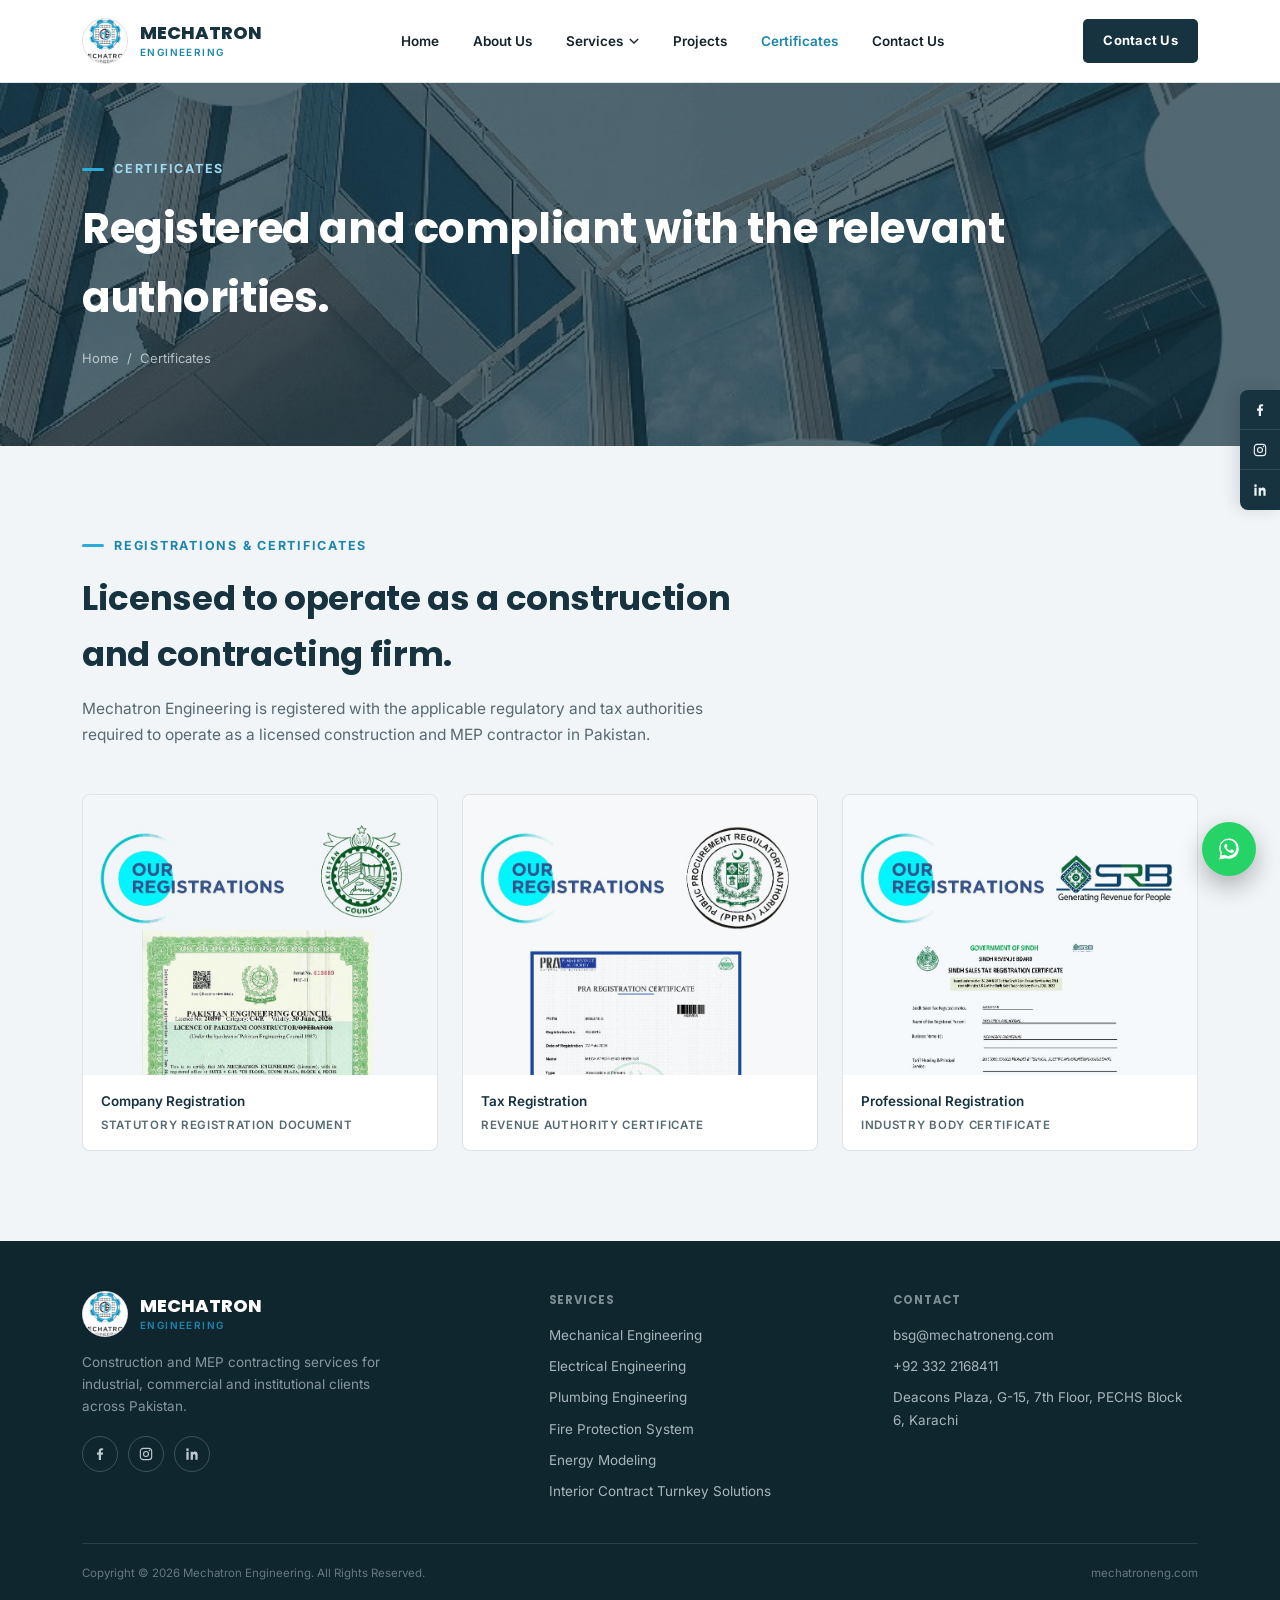
<file: certificates.html>
<!DOCTYPE html>
<html lang="en">
<head>
<meta charset="UTF-8">
<meta name="viewport" content="width=device-width, initial-scale=1.0">
<title>Certificates — Mechatron Engineering</title>
<meta name="description" content="Mechatron Engineering's registration and tax certificates from Pakistani regulatory authorities.">
<link rel="preconnect" href="https://fonts.googleapis.com">
<link rel="preconnect" href="https://fonts.gstatic.com" crossorigin>
<link href="https://fonts.googleapis.com/css2?family=Poppins:wght@500;600;700;800&family=Inter:wght@400;500;600;700&display=swap" rel="stylesheet">
<link rel="stylesheet" href="assets/css/style.css">
</head>
<body><a class="whatsapp-float" href="https://wa.me/923322168411" target="_blank" rel="noopener" aria-label="Chat on WhatsApp">
  <svg width="26" height="26" viewBox="0 0 32 32" fill="#fff"><path d="M16.02 3C9.4 3 4 8.4 4 15.02c0 2.23.62 4.32 1.7 6.1L4 29l8.06-1.66a11.94 11.94 0 0 0 3.96.68c6.62 0 12.02-5.4 12.02-12.02C28.04 8.4 22.64 3 16.02 3zm0 21.8c-1.9 0-3.68-.5-5.22-1.42l-.37-.22-3.9.8.83-3.8-.24-.39a9.7 9.7 0 0 1-1.5-5.17c0-5.37 4.37-9.74 9.76-9.74 5.38 0 9.75 4.37 9.75 9.74 0 5.38-4.37 9.74-9.75 9.74zm5.36-7.3c-.29-.15-1.74-.86-2.01-.96-.27-.1-.47-.15-.66.15-.2.29-.76.96-.93 1.16-.17.2-.34.22-.63.07-.29-.15-1.23-.45-2.34-1.44-.86-.77-1.44-1.72-1.61-2.01-.17-.29-.02-.45.13-.6.13-.13.29-.34.44-.51.15-.17.2-.29.29-.49.1-.2.05-.37-.02-.51-.08-.15-.66-1.6-.91-2.19-.24-.57-.48-.5-.66-.51h-.56c-.2 0-.51.07-.78.37s-1.03 1-1.03 2.45 1.06 2.85 1.2 3.05c.15.2 2.09 3.2 5.08 4.48.71.31 1.26.49 1.69.63.71.23 1.36.2 1.87.12.57-.09 1.74-.71 1.99-1.4.25-.68.25-1.27.17-1.4-.07-.13-.26-.2-.55-.35z"/></svg>
</a>

<div class="social-rail">
  <a href="#" target="_blank" rel="noopener" aria-label="Follow on Facebook">
    <svg width="16" height="16" viewBox="0 0 24 24" fill="currentColor"><path d="M13.5 21v-8h2.7l.4-3.1h-3.1V8c0-.9.25-1.5 1.55-1.5h1.65V3.7C15.9 3.6 15 3.5 13.9 3.5c-2.2 0-3.7 1.34-3.7 3.8v2.6H7.5v3.1h2.7v8h3.3z"/></svg>
  </a>
  <a href="#" target="_blank" rel="noopener" aria-label="Follow on Instagram">
    <svg width="16" height="16" viewBox="0 0 24 24" fill="none" stroke="currentColor" stroke-width="1.7"><rect x="3.5" y="3.5" width="17" height="17" rx="4.5"/><circle cx="12" cy="12" r="3.7"/><circle cx="17.2" cy="6.8" r="1" fill="currentColor" stroke="none"/></svg>
  </a>
  <a href="#" target="_blank" rel="noopener" aria-label="Follow on LinkedIn">
    <svg width="16" height="16" viewBox="0 0 24 24" fill="currentColor"><path d="M6.94 8.5H3.56V20.5H6.94V8.5ZM5.25 3.5A1.96 1.96 0 1 0 5.25 7.42 1.96 1.96 0 0 0 5.25 3.5ZM20.44 20.5H17.06V14.7C17.06 13.3 16.55 12.4 15.3 12.4C14.35 12.4 13.78 13.05 13.53 13.68C13.44 13.9 13.42 14.2 13.42 14.5V20.5H10.04S10.09 9.44 10.04 8.5H13.42V9.95C13.87 9.24 14.68 8.23 16.53 8.23C18.82 8.23 20.44 9.72 20.44 12.92V20.5Z"/></svg>
  </a>
</div><header id="siteHeader">
  <div class="wrap nav">
    <a href="index.html" class="logo">
      <span class="logo-mark"><img src="assets/img/logo.png" alt="Mechatron Engineering logo"></span>
      <span class="brand-lines">MECHATRON<small>Engineering</small></span>
    </a>
    <ul class="nav-links">
      <li><a href="index.html">Home</a></li>
      <li><a href="about.html">About Us</a></li>
      <li class="has-dropdown">
        <a href="services/index.html">Services <svg viewBox="0 0 12 8" fill="none" stroke="currentColor" stroke-width="1.6"><path d="M1 1.5 6 6.5 11 1.5"/></svg></a>
        <ul class="dropdown">
          <li><a href="services/mechanical-engineering.html">Mechanical Engineering</a></li>
          <li><a href="services/electrical-engineering.html">Electrical Engineering</a></li>
          <li><a href="services/plumbing-engineering.html">Plumbing Engineering</a></li>
          <li><a href="services/fire-protection-system.html">Fire Protection System</a></li>
          <li><a href="services/energy-modeling.html">Energy Modeling</a></li>
          <li><a href="services/interior-turnkey-solutions.html">Interior Contract Turnkey Solutions</a></li>
        </ul>
      </li>
      <li><a href="projects.html">Projects</a></li>
      <li class="current"><a href="certificates.html">Certificates</a></li>
      <li><a href="contact.html">Contact Us</a></li>
    </ul>
    <a href="contact.html" class="nav-cta">Contact Us</a>
    <div class="burger" id="burger"><span></span><span></span><span></span></div>
  </div>
</header>
<section class="page-hero">
  <div class="bg" style="background-image:url('assets/img/cover.jpg');"></div>
  <div class="wrap">
    <div class="eyebrow on-dark">Certificates</div>
    <h1>Registered and compliant with the relevant authorities.</h1>
    <div class="breadcrumb"><a href="index.html">Home</a><span>/</span><span>Certificates</span></div>
  </div>
</section>

<section>
  <div class="wrap">
    <div class="section-head">
      <div class="eyebrow">Registrations &amp; Certificates</div>
      <h2>Licensed to operate as a construction and contracting firm.</h2>
      <p>Mechatron Engineering is registered with the applicable regulatory and tax authorities required to operate as a licensed construction and MEP contractor in Pakistan.</p>
    </div>
    <div class="certs-grid">
      <div class="cert-card tilt">
        <img src="assets/img/cert-company-registration.jpg" alt="Company registration certificate">
        <div class="cert-label">Company Registration<span>Statutory registration document</span></div>
      </div>
      <div class="cert-card tilt">
        <img src="assets/img/cert-tax-registration.jpg" alt="Tax registration certificate">
        <div class="cert-label">Tax Registration<span>Revenue authority certificate</span></div>
      </div>
      <div class="cert-card tilt">
        <img src="assets/img/cert-professional-registration.jpg" alt="Professional registration certificate">
        <div class="cert-label">Professional Registration<span>Industry body certificate</span></div>
      </div>
    </div>
  </div>
</section>
<footer>
  <div class="wrap">
    <div class="footer-grid">
      <div class="footer-brand">
        <a href="index.html" class="logo" style="color:#fff;">
          <span class="logo-mark"><img src="assets/img/logo.png" alt="Mechatron Engineering logo"></span>
          <span class="brand-lines" style="color:#fff;">MECHATRON<small>Engineering</small></span>
        </a>
        <p>Construction and MEP contracting services for industrial, commercial and institutional clients across Pakistan.</p>
        <div class="footer-social">
          <a href="#" aria-label="Facebook"><svg width="16" height="16" viewBox="0 0 24 24" fill="currentColor"><path d="M13.5 21v-8h2.7l.4-3.1h-3.1V8c0-.9.25-1.5 1.55-1.5h1.65V3.7C15.9 3.6 15 3.5 13.9 3.5c-2.2 0-3.7 1.34-3.7 3.8v2.6H7.5v3.1h2.7v8h3.3z"/></svg></a>
          <a href="#" aria-label="Instagram"><svg width="16" height="16" viewBox="0 0 24 24" fill="none" stroke="currentColor" stroke-width="1.7"><rect x="3.5" y="3.5" width="17" height="17" rx="4.5"/><circle cx="12" cy="12" r="3.7"/><circle cx="17.2" cy="6.8" r="1" fill="currentColor" stroke="none"/></svg></a>
          <a href="#" aria-label="LinkedIn"><svg width="16" height="16" viewBox="0 0 24 24" fill="currentColor"><path d="M6.94 8.5H3.56V20.5H6.94V8.5ZM5.25 3.5A1.96 1.96 0 1 0 5.25 7.42 1.96 1.96 0 0 0 5.25 3.5ZM20.44 20.5H17.06V14.7C17.06 13.3 16.55 12.4 15.3 12.4C14.35 12.4 13.78 13.05 13.53 13.68C13.44 13.9 13.42 14.2 13.42 14.5V20.5H10.04S10.09 9.44 10.04 8.5H13.42V9.95C13.87 9.24 14.68 8.23 16.53 8.23C18.82 8.23 20.44 9.72 20.44 12.92V20.5Z"/></svg></a>
        </div>
      </div>
      <div>
        <h5>Services</h5>
        <ul>
          <li><a href="services/mechanical-engineering.html">Mechanical Engineering</a></li>
          <li><a href="services/electrical-engineering.html">Electrical Engineering</a></li>
          <li><a href="services/plumbing-engineering.html">Plumbing Engineering</a></li>
          <li><a href="services/fire-protection-system.html">Fire Protection System</a></li>
          <li><a href="services/energy-modeling.html">Energy Modeling</a></li>
          <li><a href="services/interior-turnkey-solutions.html">Interior Contract Turnkey Solutions</a></li>
        </ul>
      </div>
      <div>
        <h5>Contact</h5>
        <ul>
          <li><a href="mailto:bsg@mechatroneng.com">bsg@mechatroneng.com</a></li>
          <li><a href="tel:+923322168411">+92 332 2168411</a></li>
          <li>Deacons Plaza, G-15, 7th Floor, PECHS Block 6, Karachi</li>
        </ul>
      </div>
    </div>
    <div class="footer-bottom">
      <span>Copyright &copy; 2026 Mechatron Engineering. All Rights Reserved.</span>
      <span>mechatroneng.com</span>
    </div>
  </div>
</footer><script src="assets/js/main.js"></script>
</body>
</html>
</file>
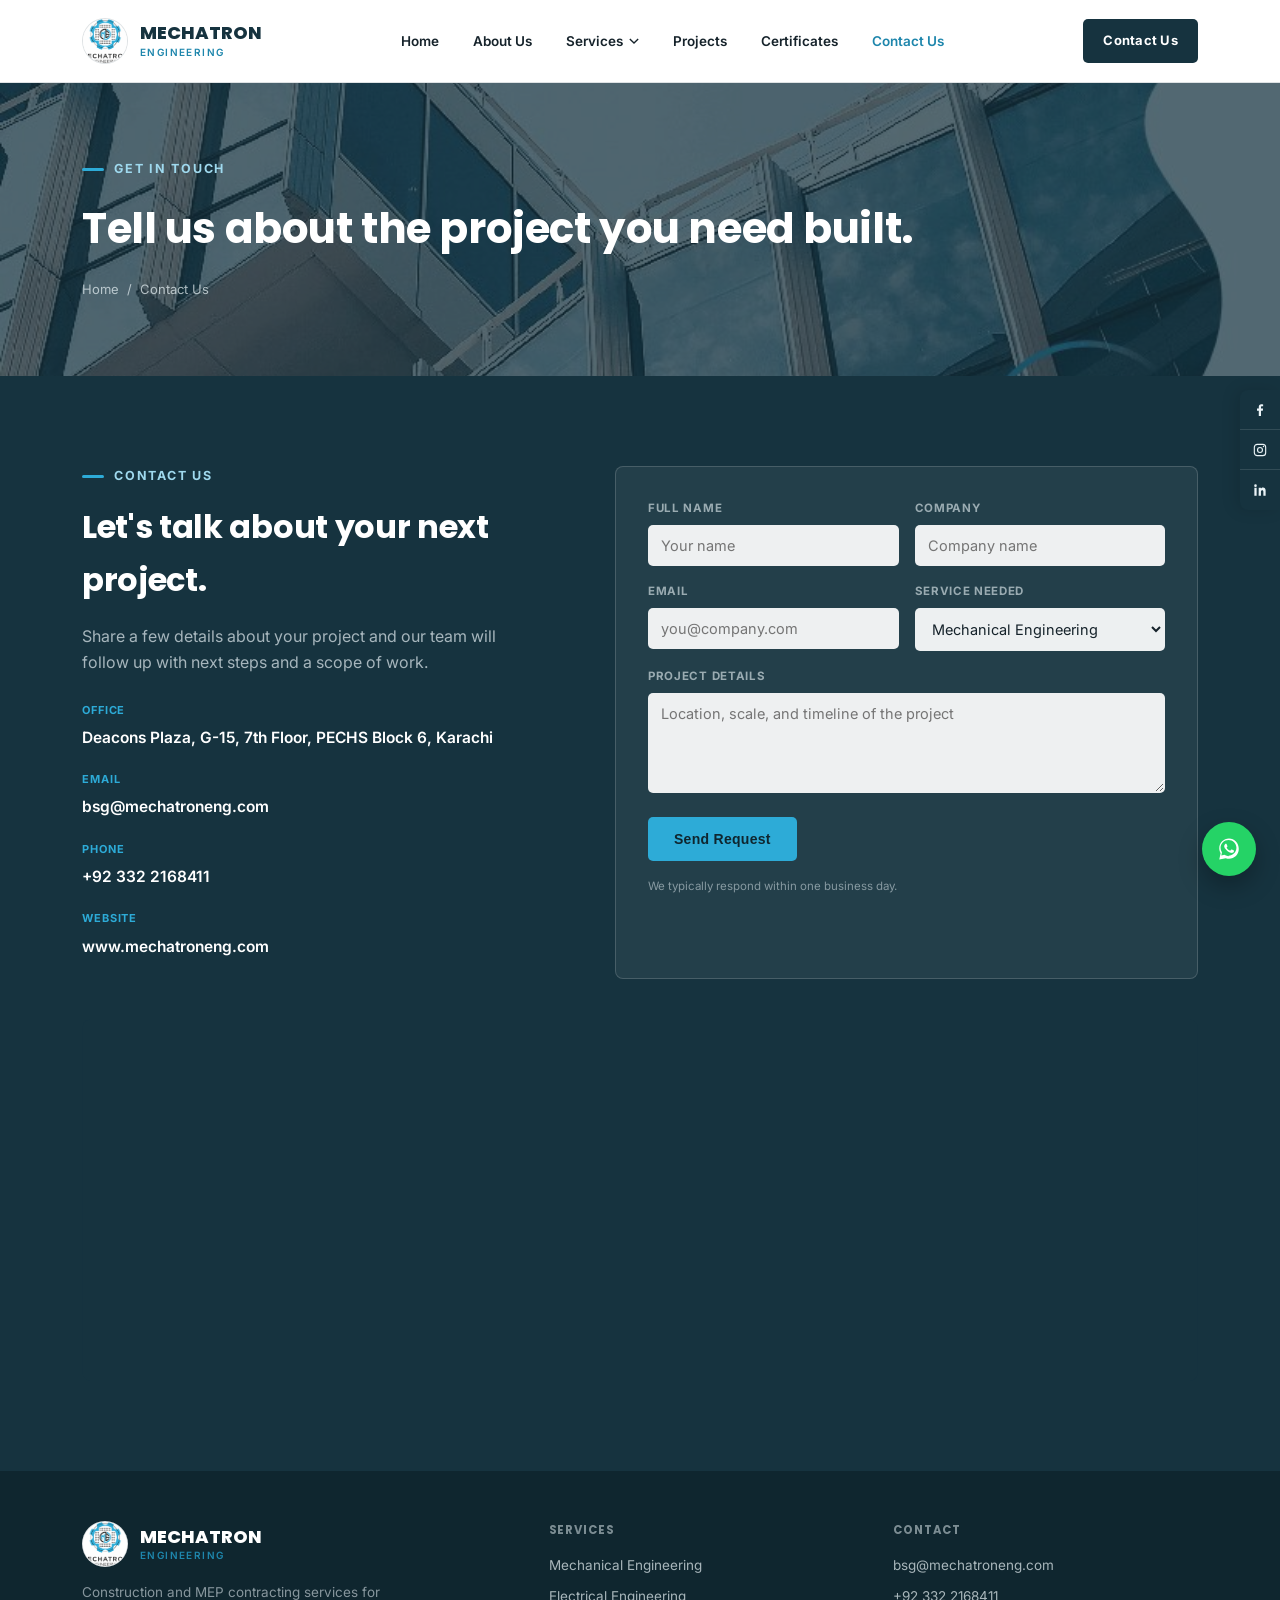
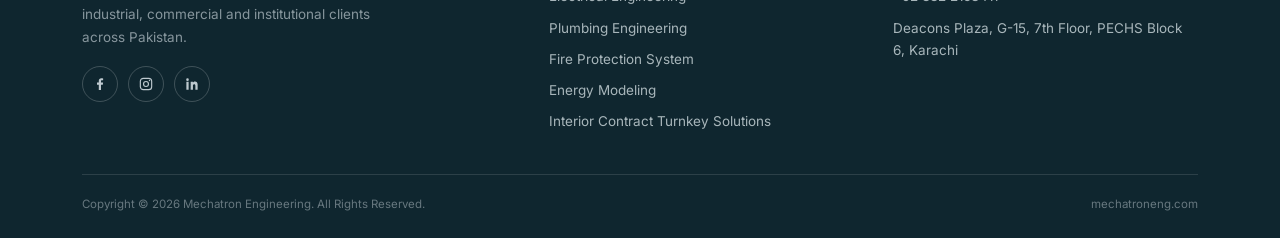
<file: contact.html>
<!DOCTYPE html>
<html lang="en">
<head>
<meta charset="UTF-8">
<meta name="viewport" content="width=device-width, initial-scale=1.0">
<title>Contact Us — Mechatron Engineering</title>
<meta name="description" content="Contact Mechatron Engineering for construction and MEP contracting projects in Pakistan.">
<link rel="preconnect" href="https://fonts.googleapis.com">
<link rel="preconnect" href="https://fonts.gstatic.com" crossorigin>
<link href="https://fonts.googleapis.com/css2?family=Poppins:wght@500;600;700;800&family=Inter:wght@400;500;600;700&display=swap" rel="stylesheet">
<link rel="stylesheet" href="assets/css/style.css">
</head>
<body><a class="whatsapp-float" href="https://wa.me/923322168411" target="_blank" rel="noopener" aria-label="Chat on WhatsApp">
  <svg width="26" height="26" viewBox="0 0 32 32" fill="#fff"><path d="M16.02 3C9.4 3 4 8.4 4 15.02c0 2.23.62 4.32 1.7 6.1L4 29l8.06-1.66a11.94 11.94 0 0 0 3.96.68c6.62 0 12.02-5.4 12.02-12.02C28.04 8.4 22.64 3 16.02 3zm0 21.8c-1.9 0-3.68-.5-5.22-1.42l-.37-.22-3.9.8.83-3.8-.24-.39a9.7 9.7 0 0 1-1.5-5.17c0-5.37 4.37-9.74 9.76-9.74 5.38 0 9.75 4.37 9.75 9.74 0 5.38-4.37 9.74-9.75 9.74zm5.36-7.3c-.29-.15-1.74-.86-2.01-.96-.27-.1-.47-.15-.66.15-.2.29-.76.96-.93 1.16-.17.2-.34.22-.63.07-.29-.15-1.23-.45-2.34-1.44-.86-.77-1.44-1.72-1.61-2.01-.17-.29-.02-.45.13-.6.13-.13.29-.34.44-.51.15-.17.2-.29.29-.49.1-.2.05-.37-.02-.51-.08-.15-.66-1.6-.91-2.19-.24-.57-.48-.5-.66-.51h-.56c-.2 0-.51.07-.78.37s-1.03 1-1.03 2.45 1.06 2.85 1.2 3.05c.15.2 2.09 3.2 5.08 4.48.71.31 1.26.49 1.69.63.71.23 1.36.2 1.87.12.57-.09 1.74-.71 1.99-1.4.25-.68.25-1.27.17-1.4-.07-.13-.26-.2-.55-.35z"/></svg>
</a>

<div class="social-rail">
  <a href="#" target="_blank" rel="noopener" aria-label="Follow on Facebook">
    <svg width="16" height="16" viewBox="0 0 24 24" fill="currentColor"><path d="M13.5 21v-8h2.7l.4-3.1h-3.1V8c0-.9.25-1.5 1.55-1.5h1.65V3.7C15.9 3.6 15 3.5 13.9 3.5c-2.2 0-3.7 1.34-3.7 3.8v2.6H7.5v3.1h2.7v8h3.3z"/></svg>
  </a>
  <a href="#" target="_blank" rel="noopener" aria-label="Follow on Instagram">
    <svg width="16" height="16" viewBox="0 0 24 24" fill="none" stroke="currentColor" stroke-width="1.7"><rect x="3.5" y="3.5" width="17" height="17" rx="4.5"/><circle cx="12" cy="12" r="3.7"/><circle cx="17.2" cy="6.8" r="1" fill="currentColor" stroke="none"/></svg>
  </a>
  <a href="#" target="_blank" rel="noopener" aria-label="Follow on LinkedIn">
    <svg width="16" height="16" viewBox="0 0 24 24" fill="currentColor"><path d="M6.94 8.5H3.56V20.5H6.94V8.5ZM5.25 3.5A1.96 1.96 0 1 0 5.25 7.42 1.96 1.96 0 0 0 5.25 3.5ZM20.44 20.5H17.06V14.7C17.06 13.3 16.55 12.4 15.3 12.4C14.35 12.4 13.78 13.05 13.53 13.68C13.44 13.9 13.42 14.2 13.42 14.5V20.5H10.04S10.09 9.44 10.04 8.5H13.42V9.95C13.87 9.24 14.68 8.23 16.53 8.23C18.82 8.23 20.44 9.72 20.44 12.92V20.5Z"/></svg>
  </a>
</div><header id="siteHeader">
  <div class="wrap nav">
    <a href="index.html" class="logo">
      <span class="logo-mark"><img src="assets/img/logo.png" alt="Mechatron Engineering logo"></span>
      <span class="brand-lines">MECHATRON<small>Engineering</small></span>
    </a>
    <ul class="nav-links">
      <li><a href="index.html">Home</a></li>
      <li><a href="about.html">About Us</a></li>
      <li class="has-dropdown">
        <a href="services/index.html">Services <svg viewBox="0 0 12 8" fill="none" stroke="currentColor" stroke-width="1.6"><path d="M1 1.5 6 6.5 11 1.5"/></svg></a>
        <ul class="dropdown">
          <li><a href="services/mechanical-engineering.html">Mechanical Engineering</a></li>
          <li><a href="services/electrical-engineering.html">Electrical Engineering</a></li>
          <li><a href="services/plumbing-engineering.html">Plumbing Engineering</a></li>
          <li><a href="services/fire-protection-system.html">Fire Protection System</a></li>
          <li><a href="services/energy-modeling.html">Energy Modeling</a></li>
          <li><a href="services/interior-turnkey-solutions.html">Interior Contract Turnkey Solutions</a></li>
        </ul>
      </li>
      <li><a href="projects.html">Projects</a></li>
      <li><a href="certificates.html">Certificates</a></li>
      <li class="current"><a href="contact.html">Contact Us</a></li>
    </ul>
    <a href="contact.html" class="nav-cta">Contact Us</a>
    <div class="burger" id="burger"><span></span><span></span><span></span></div>
  </div>
</header>
<section class="page-hero">
  <div class="bg" style="background-image:url('assets/img/cover.jpg');"></div>
  <div class="wrap">
    <div class="eyebrow on-dark">Get In Touch</div>
    <h1>Tell us about the project you need built.</h1>
    <div class="breadcrumb"><a href="index.html">Home</a><span>/</span><span>Contact Us</span></div>
  </div>
</section>

<section class="contact">
  <div class="wrap contact-grid">
    <div class="contact-info">
      <div class="eyebrow">Contact Us</div>
      <h2 style="margin-top:14px;">Let's talk about your next project.</h2>
      <p>Share a few details about your project and our team will follow up with next steps and a scope of work.</p>
      <div class="contact-detail"><span>Office</span><div>Deacons Plaza, G-15, 7th Floor, PECHS Block 6, Karachi</div></div>
      <div class="contact-detail"><span>Email</span><a href="mailto:bsg@mechatroneng.com">bsg@mechatroneng.com</a></div>
      <div class="contact-detail"><span>Phone</span><a href="tel:+923322168411">+92 332 2168411</a></div>
      <div class="contact-detail"><span>Website</span><a href="https://www.mechatroneng.com">www.mechatroneng.com</a></div>
    </div>

    <form action="mailto:bsg@mechatroneng.com" method="post" enctype="text/plain">
      <div class="form-row">
        <div><label for="name">Full Name</label><input id="name" name="name" type="text" placeholder="Your name" required></div>
        <div><label for="company">Company</label><input id="company" name="company" type="text" placeholder="Company name"></div>
      </div>
      <div class="form-row">
        <div><label for="email">Email</label><input id="email" name="email" type="email" placeholder="you@company.com" required></div>
        <div>
          <label for="service">Service Needed</label>
          <select id="service" name="service">
            <option>Mechanical Engineering</option>
            <option>Electrical Engineering</option>
            <option>Plumbing Engineering</option>
            <option>Fire Protection System</option>
            <option>Energy Modeling</option>
            <option>Interior Turnkey Solutions</option>
            <option>Not sure yet</option>
          </select>
        </div>
      </div>
      <div><label for="message">Project Details</label><textarea id="message" name="message" placeholder="Location, scale, and timeline of the project"></textarea></div>
      <button type="submit" class="btn">Send Request</button>
      <span class="form-note">We typically respond within one business day.</span>
    </form>
  </div>

  <div class="wrap">
    <div class="contact-map">
      <iframe src="https://www.google.com/maps?q=Deacons+Plaza,+G-15,+PECHS+Block+6,+Karachi&output=embed" loading="lazy" referrerpolicy="no-referrer-when-downgrade"></iframe>
    </div>
  </div>
</section>
<footer>
  <div class="wrap">
    <div class="footer-grid">
      <div class="footer-brand">
        <a href="index.html" class="logo" style="color:#fff;">
          <span class="logo-mark"><img src="assets/img/logo.png" alt="Mechatron Engineering logo"></span>
          <span class="brand-lines" style="color:#fff;">MECHATRON<small>Engineering</small></span>
        </a>
        <p>Construction and MEP contracting services for industrial, commercial and institutional clients across Pakistan.</p>
        <div class="footer-social">
          <a href="#" aria-label="Facebook"><svg width="16" height="16" viewBox="0 0 24 24" fill="currentColor"><path d="M13.5 21v-8h2.7l.4-3.1h-3.1V8c0-.9.25-1.5 1.55-1.5h1.65V3.7C15.9 3.6 15 3.5 13.9 3.5c-2.2 0-3.7 1.34-3.7 3.8v2.6H7.5v3.1h2.7v8h3.3z"/></svg></a>
          <a href="#" aria-label="Instagram"><svg width="16" height="16" viewBox="0 0 24 24" fill="none" stroke="currentColor" stroke-width="1.7"><rect x="3.5" y="3.5" width="17" height="17" rx="4.5"/><circle cx="12" cy="12" r="3.7"/><circle cx="17.2" cy="6.8" r="1" fill="currentColor" stroke="none"/></svg></a>
          <a href="#" aria-label="LinkedIn"><svg width="16" height="16" viewBox="0 0 24 24" fill="currentColor"><path d="M6.94 8.5H3.56V20.5H6.94V8.5ZM5.25 3.5A1.96 1.96 0 1 0 5.25 7.42 1.96 1.96 0 0 0 5.25 3.5ZM20.44 20.5H17.06V14.7C17.06 13.3 16.55 12.4 15.3 12.4C14.35 12.4 13.78 13.05 13.53 13.68C13.44 13.9 13.42 14.2 13.42 14.5V20.5H10.04S10.09 9.44 10.04 8.5H13.42V9.95C13.87 9.24 14.68 8.23 16.53 8.23C18.82 8.23 20.44 9.72 20.44 12.92V20.5Z"/></svg></a>
        </div>
      </div>
      <div>
        <h5>Services</h5>
        <ul>
          <li><a href="services/mechanical-engineering.html">Mechanical Engineering</a></li>
          <li><a href="services/electrical-engineering.html">Electrical Engineering</a></li>
          <li><a href="services/plumbing-engineering.html">Plumbing Engineering</a></li>
          <li><a href="services/fire-protection-system.html">Fire Protection System</a></li>
          <li><a href="services/energy-modeling.html">Energy Modeling</a></li>
          <li><a href="services/interior-turnkey-solutions.html">Interior Contract Turnkey Solutions</a></li>
        </ul>
      </div>
      <div>
        <h5>Contact</h5>
        <ul>
          <li><a href="mailto:bsg@mechatroneng.com">bsg@mechatroneng.com</a></li>
          <li><a href="tel:+923322168411">+92 332 2168411</a></li>
          <li>Deacons Plaza, G-15, 7th Floor, PECHS Block 6, Karachi</li>
        </ul>
      </div>
    </div>
    <div class="footer-bottom">
      <span>Copyright &copy; 2026 Mechatron Engineering. All Rights Reserved.</span>
      <span>mechatroneng.com</span>
    </div>
  </div>
</footer><script src="assets/js/main.js"></script>
</body>
</html>
</file>
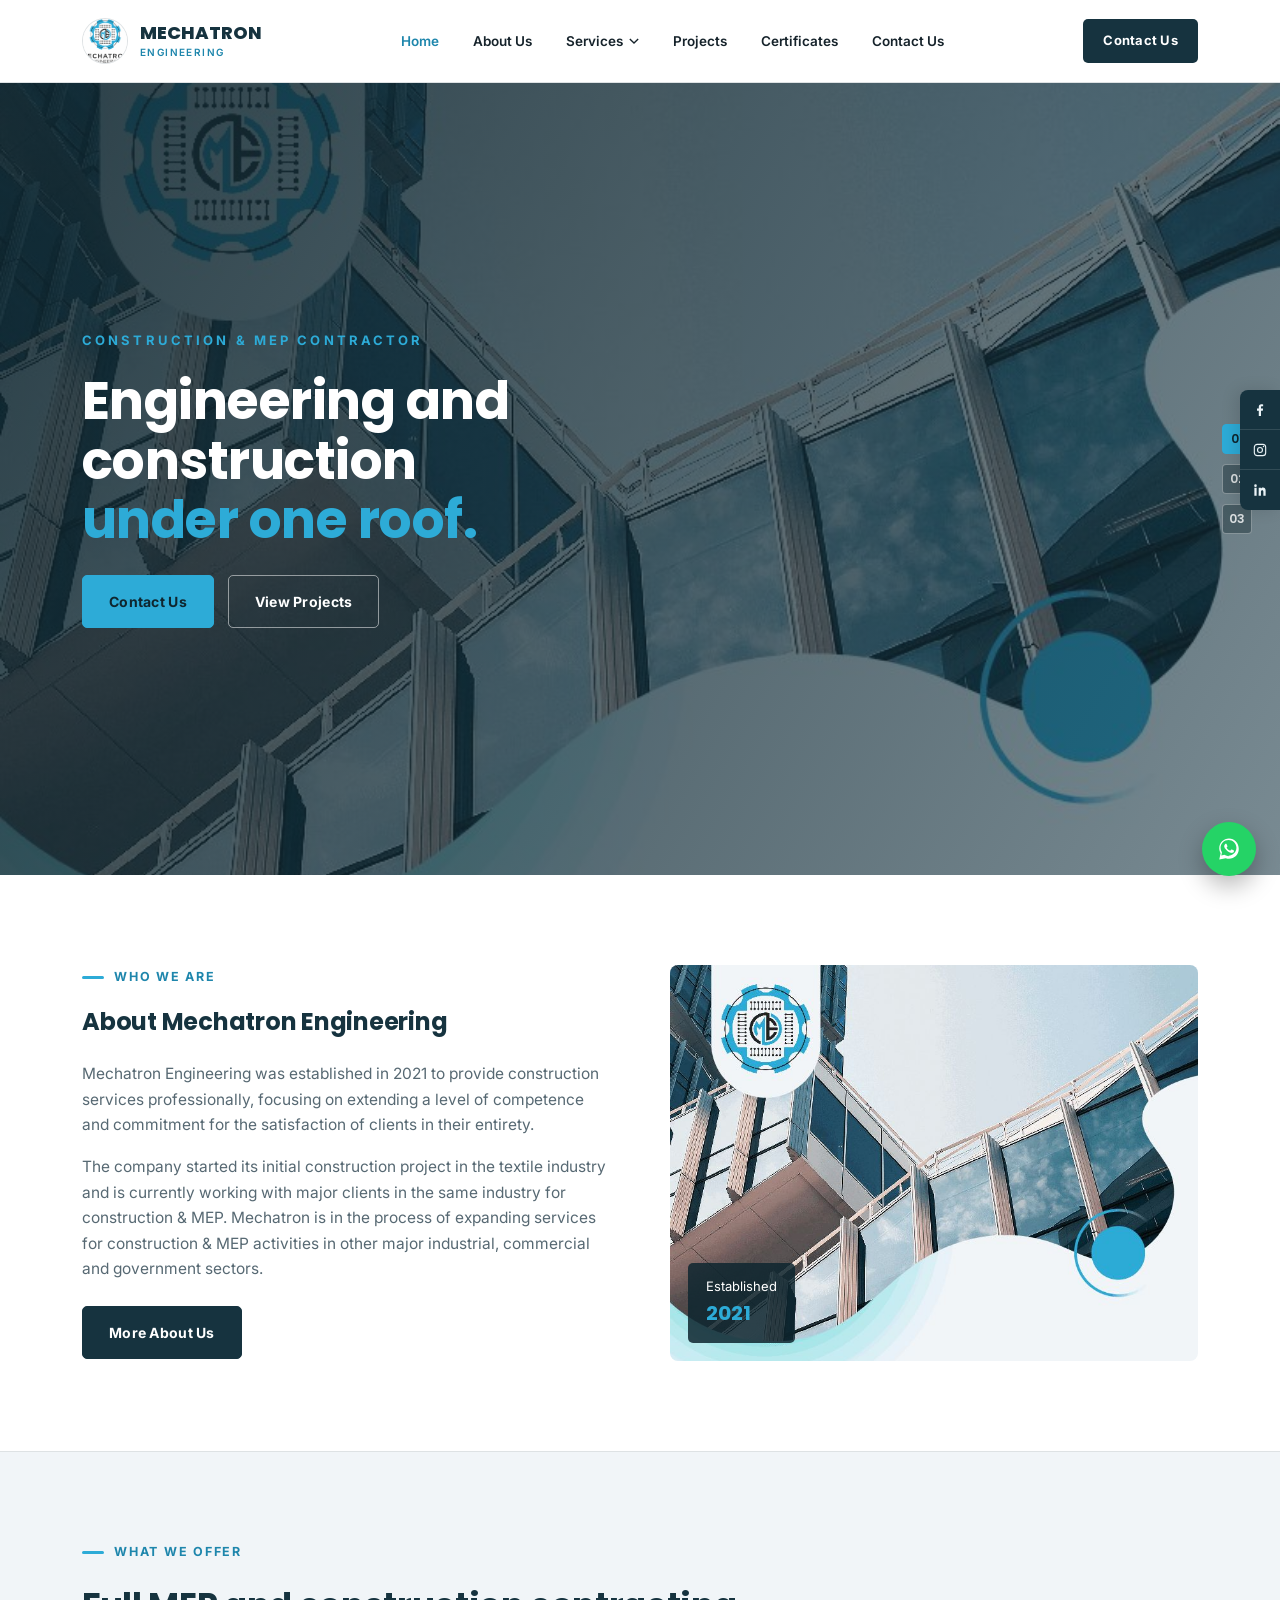
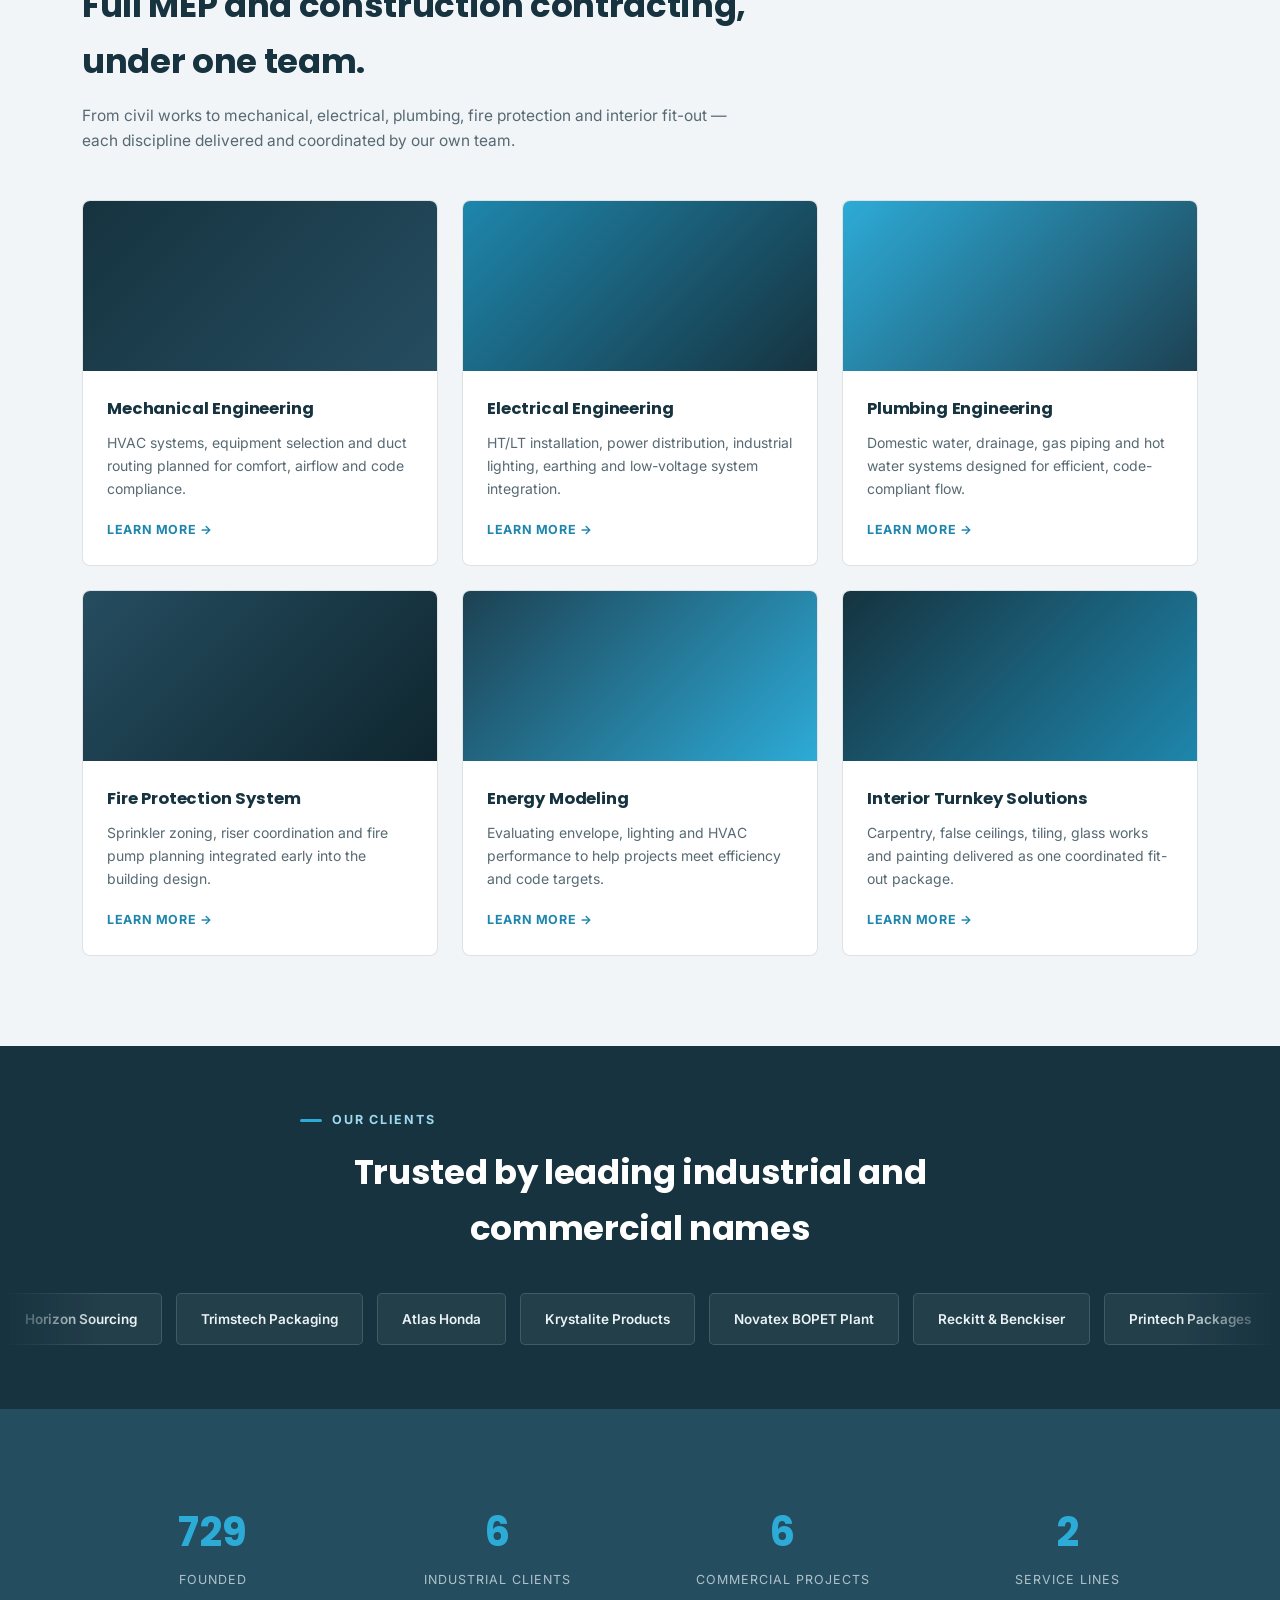
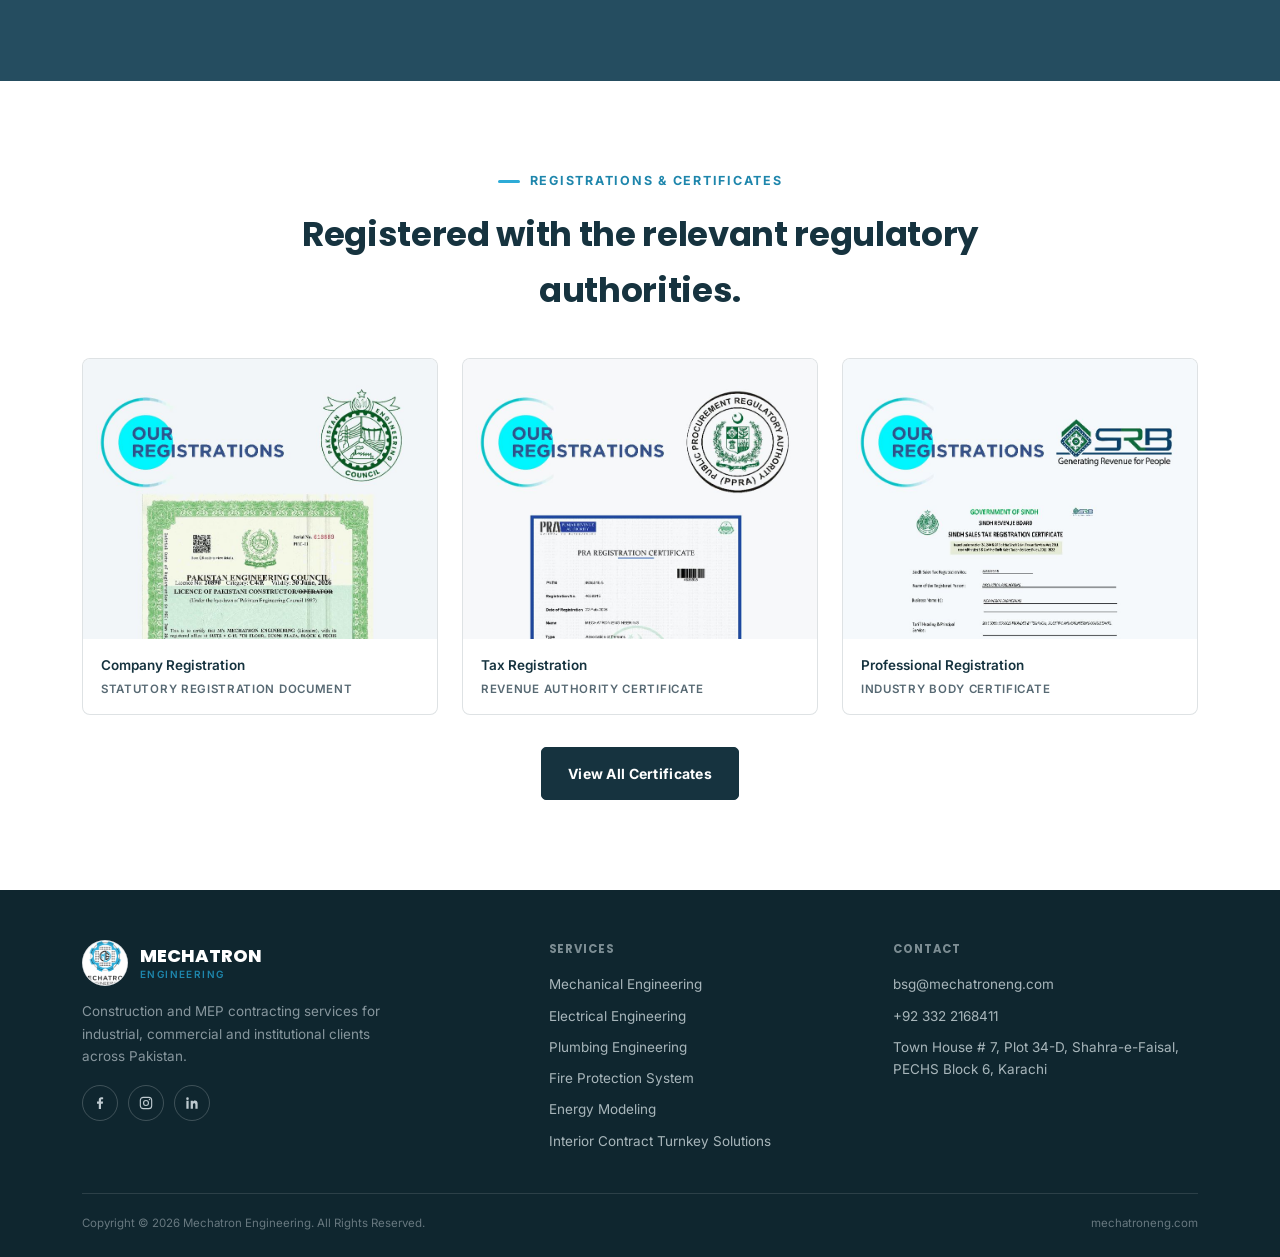
<file: index (1).html>
<!DOCTYPE html>
<html lang="en">
<head>
<meta charset="UTF-8">
<meta name="viewport" content="width=device-width, initial-scale=1.0">
<title>Mechatron Engineering — Construction & MEP Contractor</title>
<meta name="description" content="Mechatron Engineering is a construction and MEP contracting company in Pakistan, serving industrial, commercial and institutional clients since 2021.">
<link rel="preconnect" href="https://fonts.googleapis.com">
<link rel="preconnect" href="https://fonts.gstatic.com" crossorigin>
<link href="https://fonts.googleapis.com/css2?family=Poppins:wght@500;600;700;800&family=Inter:wght@400;500;600;700&display=swap" rel="stylesheet">
<link rel="stylesheet" href="assets/css/style.css">
</head>
<body><a class="whatsapp-float" href="https://wa.me/923322168411" target="_blank" rel="noopener" aria-label="Chat on WhatsApp">
  <svg width="26" height="26" viewBox="0 0 32 32" fill="#fff"><path d="M16.02 3C9.4 3 4 8.4 4 15.02c0 2.23.62 4.32 1.7 6.1L4 29l8.06-1.66a11.94 11.94 0 0 0 3.96.68c6.62 0 12.02-5.4 12.02-12.02C28.04 8.4 22.64 3 16.02 3zm0 21.8c-1.9 0-3.68-.5-5.22-1.42l-.37-.22-3.9.8.83-3.8-.24-.39a9.7 9.7 0 0 1-1.5-5.17c0-5.37 4.37-9.74 9.76-9.74 5.38 0 9.75 4.37 9.75 9.74 0 5.38-4.37 9.74-9.75 9.74zm5.36-7.3c-.29-.15-1.74-.86-2.01-.96-.27-.1-.47-.15-.66.15-.2.29-.76.96-.93 1.16-.17.2-.34.22-.63.07-.29-.15-1.23-.45-2.34-1.44-.86-.77-1.44-1.72-1.61-2.01-.17-.29-.02-.45.13-.6.13-.13.29-.34.44-.51.15-.17.2-.29.29-.49.1-.2.05-.37-.02-.51-.08-.15-.66-1.6-.91-2.19-.24-.57-.48-.5-.66-.51h-.56c-.2 0-.51.07-.78.37s-1.03 1-1.03 2.45 1.06 2.85 1.2 3.05c.15.2 2.09 3.2 5.08 4.48.71.31 1.26.49 1.69.63.71.23 1.36.2 1.87.12.57-.09 1.74-.71 1.99-1.4.25-.68.25-1.27.17-1.4-.07-.13-.26-.2-.55-.35z"/></svg>
</a>

<div class="social-rail">
  <a href="#" target="_blank" rel="noopener" aria-label="Follow on Facebook">
    <svg width="16" height="16" viewBox="0 0 24 24" fill="currentColor"><path d="M13.5 21v-8h2.7l.4-3.1h-3.1V8c0-.9.25-1.5 1.55-1.5h1.65V3.7C15.9 3.6 15 3.5 13.9 3.5c-2.2 0-3.7 1.34-3.7 3.8v2.6H7.5v3.1h2.7v8h3.3z"/></svg>
  </a>
  <a href="#" target="_blank" rel="noopener" aria-label="Follow on Instagram">
    <svg width="16" height="16" viewBox="0 0 24 24" fill="none" stroke="currentColor" stroke-width="1.7"><rect x="3.5" y="3.5" width="17" height="17" rx="4.5"/><circle cx="12" cy="12" r="3.7"/><circle cx="17.2" cy="6.8" r="1" fill="currentColor" stroke="none"/></svg>
  </a>
  <a href="#" target="_blank" rel="noopener" aria-label="Follow on LinkedIn">
    <svg width="16" height="16" viewBox="0 0 24 24" fill="currentColor"><path d="M6.94 8.5H3.56V20.5H6.94V8.5ZM5.25 3.5A1.96 1.96 0 1 0 5.25 7.42 1.96 1.96 0 0 0 5.25 3.5ZM20.44 20.5H17.06V14.7C17.06 13.3 16.55 12.4 15.3 12.4C14.35 12.4 13.78 13.05 13.53 13.68C13.44 13.9 13.42 14.2 13.42 14.5V20.5H10.04S10.09 9.44 10.04 8.5H13.42V9.95C13.87 9.24 14.68 8.23 16.53 8.23C18.82 8.23 20.44 9.72 20.44 12.92V20.5Z"/></svg>
  </a>
</div><header id="siteHeader">
  <div class="wrap nav">
    <a href="index.html" class="logo">
      <span class="logo-mark"><img src="assets/img/logo.png" alt="Mechatron Engineering logo"></span>
      <span class="brand-lines">MECHATRON<small>Engineering</small></span>
    </a>
    <ul class="nav-links">
      <li class="current"><a href="index.html">Home</a></li>
      <li><a href="about.html">About Us</a></li>
      <li class="has-dropdown">
        <a href="services/index.html">Services <svg viewBox="0 0 12 8" fill="none" stroke="currentColor" stroke-width="1.6"><path d="M1 1.5 6 6.5 11 1.5"/></svg></a>
        <ul class="dropdown">
          <li><a href="services/mechanical-engineering.html">Mechanical Engineering</a></li>
          <li><a href="services/electrical-engineering.html">Electrical Engineering</a></li>
          <li><a href="services/plumbing-engineering.html">Plumbing Engineering</a></li>
          <li><a href="services/fire-protection-system.html">Fire Protection System</a></li>
          <li><a href="services/energy-modeling.html">Energy Modeling</a></li>
          <li><a href="services/interior-turnkey-solutions.html">Interior Contract Turnkey Solutions</a></li>
        </ul>
      </li>
      <li><a href="projects.html">Projects</a></li>
      <li><a href="certificates.html">Certificates</a></li>
      <li><a href="contact.html">Contact Us</a></li>
    </ul>
    <a href="contact.html" class="nav-cta">Contact Us</a>
    <div class="burger" id="burger"><span></span><span></span><span></span></div>
  </div>
</header>
<main id="top">
  <section class="hero-slider" id="heroSlider">
    <div class="slide active">
      <div class="slide-bg" style="background-image:linear-gradient(120deg, rgba(15,38,47,0.88), rgba(22,51,63,0.55)), url('assets/img/cover.jpg');"></div>
      <div class="wrap hero-wrap">
        <div class="slide-content">
          <div class="slide-eyebrow">Construction &amp; MEP Contractor</div>
          <h1 class="slide-title">Engineering and construction<br><span>under one roof.</span></h1>
          <div class="slide-actions">
            <a href="contact.html" class="btn btn-primary">Contact Us</a>
            <a href="projects.html" class="btn btn-ghost">View Projects</a>
          </div>
        </div>
      </div>
    </div>
    <div class="slide">
      <div class="slide-bg" style="background-image:linear-gradient(120deg, rgba(30,134,172,0.75), rgba(15,38,47,0.75)), url('assets/img/cover.jpg');"></div>
      <div class="wrap hero-wrap">
        <div class="slide-content">
          <div class="slide-eyebrow">Since 2021</div>
          <h1 class="slide-title">Delivering <span>construction<br>excellence.</span></h1>
          <div class="slide-actions">
            <a href="about.html" class="btn btn-primary">About Us</a>
            <a href="services/index.html" class="btn btn-ghost">Our Services</a>
          </div>
        </div>
      </div>
    </div>
    <div class="slide">
      <div class="slide-bg" style="background-image:linear-gradient(120deg, rgba(45,171,215,0.55), rgba(15,38,47,0.85)), url('assets/img/cover.jpg');"></div>
      <div class="wrap hero-wrap">
        <div class="slide-content">
          <div class="slide-eyebrow">Industrial &amp; Commercial</div>
          <h1 class="slide-title">Building and MEP<br><span>solutions that perform.</span></h1>
          <div class="slide-actions">
            <a href="projects.html" class="btn btn-primary">See Our Work</a>
            <a href="certificates.html" class="btn btn-ghost">Certificates</a>
          </div>
        </div>
      </div>
    </div>
    <div class="slider-dots" id="sliderDots"></div>
  </section>

  <section class="whoweare" id="about">
    <div class="wrap whoweare-grid">
      <div>
        <div class="eyebrow">Who We Are</div>
        <h2 style="margin-top:14px;">About Mechatron Engineering</h2>
        <div class="whoweare-copy" style="margin-top:20px;">
          <p>Mechatron Engineering was established in 2021 to provide construction services professionally, focusing on extending a level of competence and commitment for the satisfaction of clients in their entirety.</p>
          <p>The company started its initial construction project in the textile industry and is currently working with major clients in the same industry for construction &amp; MEP. Mechatron is in the process of expanding services for construction &amp; MEP activities in other major industrial, commercial and government sectors.</p>
        </div>
        <a href="about.html" class="btn btn-dark" style="margin-top:8px;">More About Us</a>
      </div>
      <div class="whoweare-media tilt">
        <img src="assets/img/cover.jpg" alt="Mechatron Engineering construction site">
        <div class="badge">Established<strong>2021</strong></div>
      </div>
    </div>
  </section>

  <section style="background:var(--bg);">
    <div class="wrap">
      <div class="section-head">
        <div class="eyebrow">What We Offer</div>
        <h2>Full MEP and construction contracting, under one team.</h2>
        <p>From civil works to mechanical, electrical, plumbing, fire protection and interior fit-out — each discipline delivered and coordinated by our own team.</p>
      </div>
      <div class="services-grid">
        <div class="service-card tilt">
          <div class="img" style="background:linear-gradient(135deg,#16333F,#254D60);"></div>
          <div class="body">
            <h3>Mechanical Engineering</h3>
            <p>HVAC systems, equipment selection and duct routing planned for comfort, airflow and code compliance.</p>
            <a href="services/mechanical-engineering.html" class="more">Learn More →</a>
          </div>
        </div>
        <div class="service-card tilt">
          <div class="img" style="background:linear-gradient(135deg,#1E86AC,#16333F);"></div>
          <div class="body">
            <h3>Electrical Engineering</h3>
            <p>HT/LT installation, power distribution, industrial lighting, earthing and low-voltage system integration.</p>
            <a href="services/electrical-engineering.html" class="more">Learn More →</a>
          </div>
        </div>
        <div class="service-card tilt">
          <div class="img" style="background:linear-gradient(135deg,#2DABD7,#1D4152);"></div>
          <div class="body">
            <h3>Plumbing Engineering</h3>
            <p>Domestic water, drainage, gas piping and hot water systems designed for efficient, code-compliant flow.</p>
            <a href="services/plumbing-engineering.html" class="more">Learn More →</a>
          </div>
        </div>
        <div class="service-card tilt">
          <div class="img" style="background:linear-gradient(135deg,#254D60,#0F262F);"></div>
          <div class="body">
            <h3>Fire Protection System</h3>
            <p>Sprinkler zoning, riser coordination and fire pump planning integrated early into the building design.</p>
            <a href="services/fire-protection-system.html" class="more">Learn More →</a>
          </div>
        </div>
        <div class="service-card tilt">
          <div class="img" style="background:linear-gradient(135deg,#1D4152,#2DABD7);"></div>
          <div class="body">
            <h3>Energy Modeling</h3>
            <p>Evaluating envelope, lighting and HVAC performance to help projects meet efficiency and code targets.</p>
            <a href="services/energy-modeling.html" class="more">Learn More →</a>
          </div>
        </div>
        <div class="service-card tilt">
          <div class="img" style="background:linear-gradient(135deg,#16333F,#1E86AC);"></div>
          <div class="body">
            <h3>Interior Turnkey Solutions</h3>
            <p>Carpentry, false ceilings, tiling, glass works and painting delivered as one coordinated fit-out package.</p>
            <a href="services/interior-turnkey-solutions.html" class="more">Learn More →</a>
          </div>
        </div>
      </div>
    </div>
  </section>

  <section class="clients">
    <div class="wrap">
      <div class="section-head">
        <div class="eyebrow on-dark">Our Clients</div>
        <h2>Trusted by leading industrial and commercial names</h2>
      </div>
    </div>
    <div class="marquee"><div class="marquee-track" id="marqueeTrack"></div></div>
  </section>

  <section class="stats">
    <div class="wrap stats-grid">
      <div class="stat-item"><strong data-count="2021">0</strong><span>Founded</span></div>
      <div class="stat-item"><strong data-count="17">0</strong><span>Industrial Clients</span></div>
      <div class="stat-item"><strong data-count="19">0</strong><span>Commercial Projects</span></div>
      <div class="stat-item"><strong data-count="6">0</strong><span>Service Lines</span></div>
    </div>
  </section>

  <section style="background:var(--panel);">
    <div class="wrap">
      <div class="section-head center" style="text-align:center; margin:0 auto 40px;">
        <div class="eyebrow">Registrations &amp; Certificates</div>
        <h2>Registered with the relevant regulatory authorities.</h2>
      </div>
      <div class="certs-grid">
        <div class="cert-card tilt">
          <img src="assets/img/cert-company-registration.jpg" alt="Company registration certificate">
          <div class="cert-label">Company Registration<span>Statutory registration document</span></div>
        </div>
        <div class="cert-card tilt">
          <img src="assets/img/cert-tax-registration.jpg" alt="Tax registration certificate">
          <div class="cert-label">Tax Registration<span>Revenue authority certificate</span></div>
        </div>
        <div class="cert-card tilt">
          <img src="assets/img/cert-professional-registration.jpg" alt="Professional registration certificate">
          <div class="cert-label">Professional Registration<span>Industry body certificate</span></div>
        </div>
      </div>
      <div style="text-align:center; margin-top:32px;">
        <a href="certificates.html" class="btn btn-dark">View All Certificates</a>
      </div>
    </div>
  </section>
</main>
<footer>
  <div class="wrap">
    <div class="footer-grid">
      <div class="footer-brand">
        <a href="index.html" class="logo" style="color:#fff;">
          <span class="logo-mark"><img src="assets/img/logo.png" alt="Mechatron Engineering logo"></span>
          <span class="brand-lines" style="color:#fff;">MECHATRON<small>Engineering</small></span>
        </a>
        <p>Construction and MEP contracting services for industrial, commercial and institutional clients across Pakistan.</p>
        <div class="footer-social">
          <a href="#" aria-label="Facebook"><svg width="16" height="16" viewBox="0 0 24 24" fill="currentColor"><path d="M13.5 21v-8h2.7l.4-3.1h-3.1V8c0-.9.25-1.5 1.55-1.5h1.65V3.7C15.9 3.6 15 3.5 13.9 3.5c-2.2 0-3.7 1.34-3.7 3.8v2.6H7.5v3.1h2.7v8h3.3z"/></svg></a>
          <a href="#" aria-label="Instagram"><svg width="16" height="16" viewBox="0 0 24 24" fill="none" stroke="currentColor" stroke-width="1.7"><rect x="3.5" y="3.5" width="17" height="17" rx="4.5"/><circle cx="12" cy="12" r="3.7"/><circle cx="17.2" cy="6.8" r="1" fill="currentColor" stroke="none"/></svg></a>
          <a href="#" aria-label="LinkedIn"><svg width="16" height="16" viewBox="0 0 24 24" fill="currentColor"><path d="M6.94 8.5H3.56V20.5H6.94V8.5ZM5.25 3.5A1.96 1.96 0 1 0 5.25 7.42 1.96 1.96 0 0 0 5.25 3.5ZM20.44 20.5H17.06V14.7C17.06 13.3 16.55 12.4 15.3 12.4C14.35 12.4 13.78 13.05 13.53 13.68C13.44 13.9 13.42 14.2 13.42 14.5V20.5H10.04S10.09 9.44 10.04 8.5H13.42V9.95C13.87 9.24 14.68 8.23 16.53 8.23C18.82 8.23 20.44 9.72 20.44 12.92V20.5Z"/></svg></a>
        </div>
      </div>
      <div>
        <h5>Services</h5>
        <ul>
          <li><a href="services/mechanical-engineering.html">Mechanical Engineering</a></li>
          <li><a href="services/electrical-engineering.html">Electrical Engineering</a></li>
          <li><a href="services/plumbing-engineering.html">Plumbing Engineering</a></li>
          <li><a href="services/fire-protection-system.html">Fire Protection System</a></li>
          <li><a href="services/energy-modeling.html">Energy Modeling</a></li>
          <li><a href="services/interior-turnkey-solutions.html">Interior Contract Turnkey Solutions</a></li>
        </ul>
      </div>
      <div>
        <h5>Contact</h5>
        <ul>
          <li><a href="mailto:bsg@mechatroneng.com">bsg@mechatroneng.com</a></li>
          <li><a href="tel:+923322168411">+92 332 2168411</a></li>
          <li>Town House # 7, Plot 34-D, Shahra-e-Faisal, PECHS Block 6, Karachi</li>
        </ul>
      </div>
    </div>
    <div class="footer-bottom">
      <span>Copyright &copy; 2026 Mechatron Engineering. All Rights Reserved.</span>
      <span>mechatroneng.com</span>
    </div>
  </div>
</footer><script src="assets/js/main.js"></script>
</body>
</html>
</file>
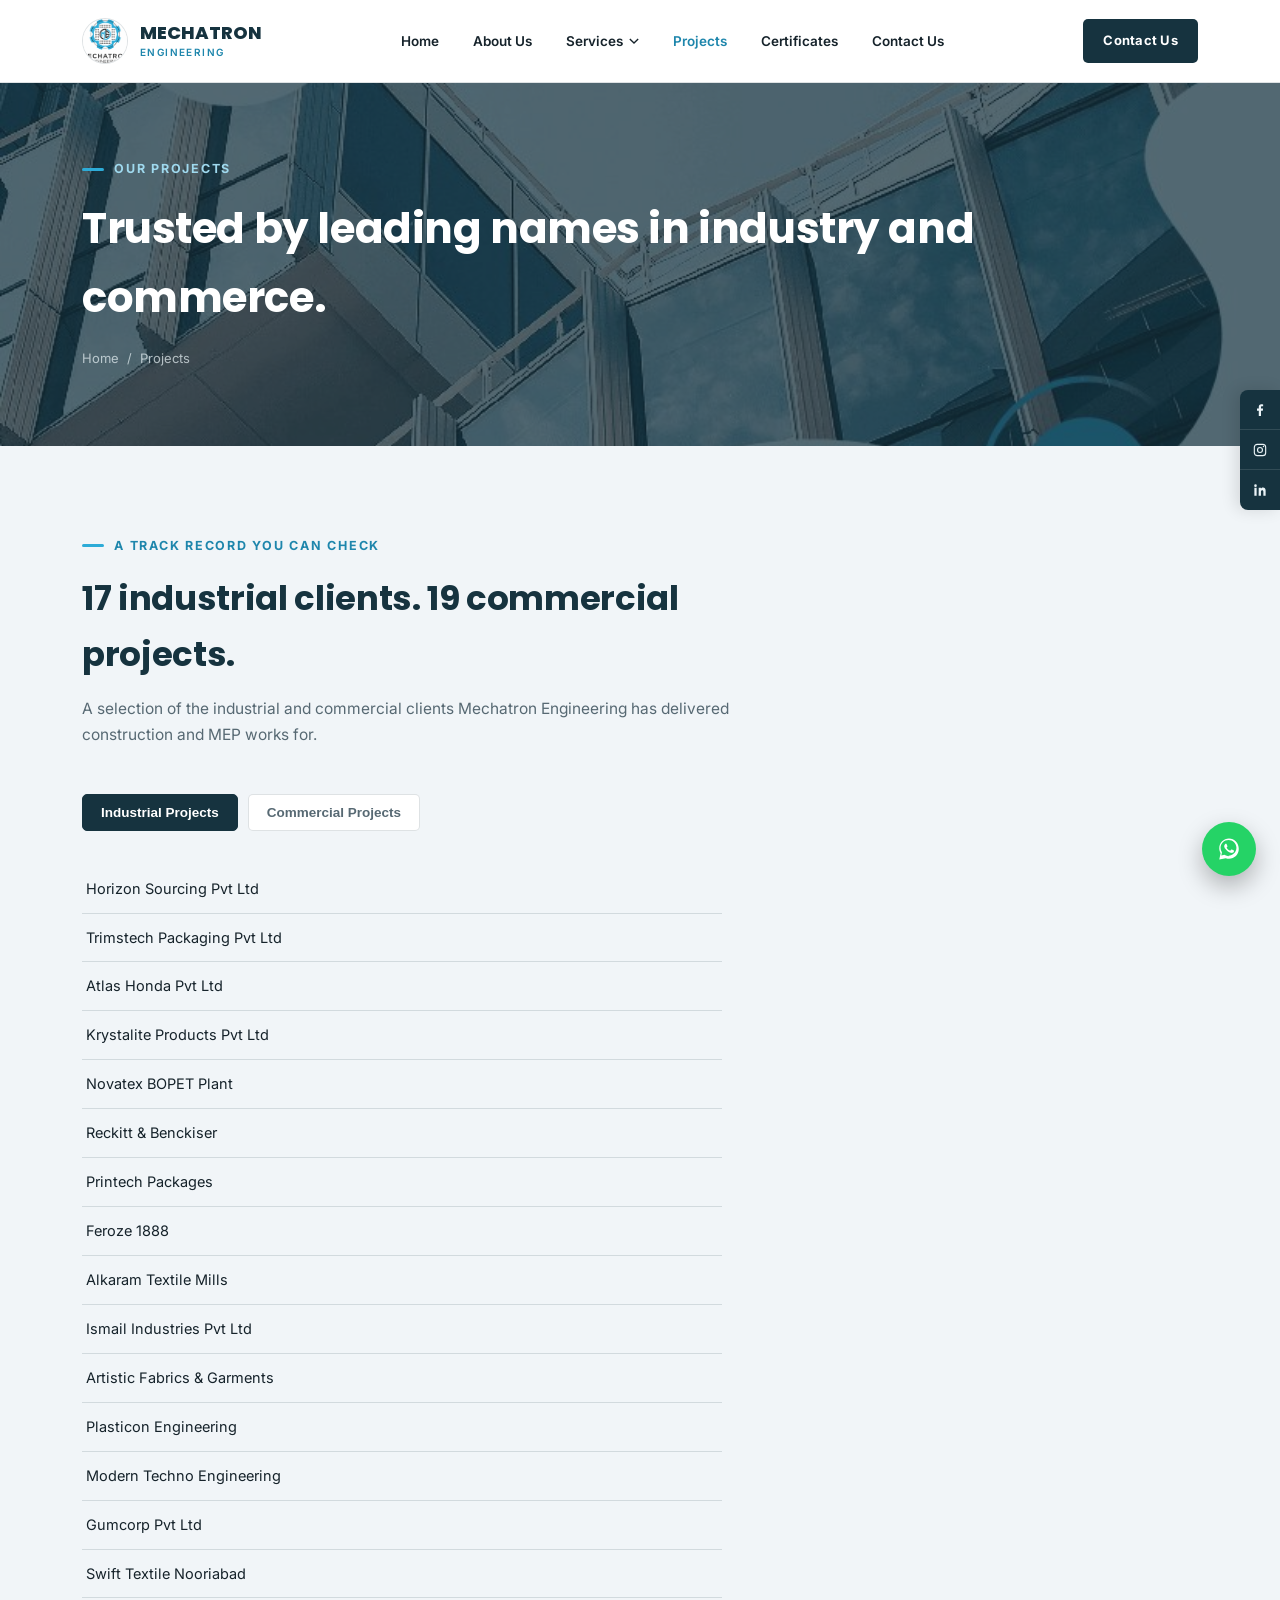
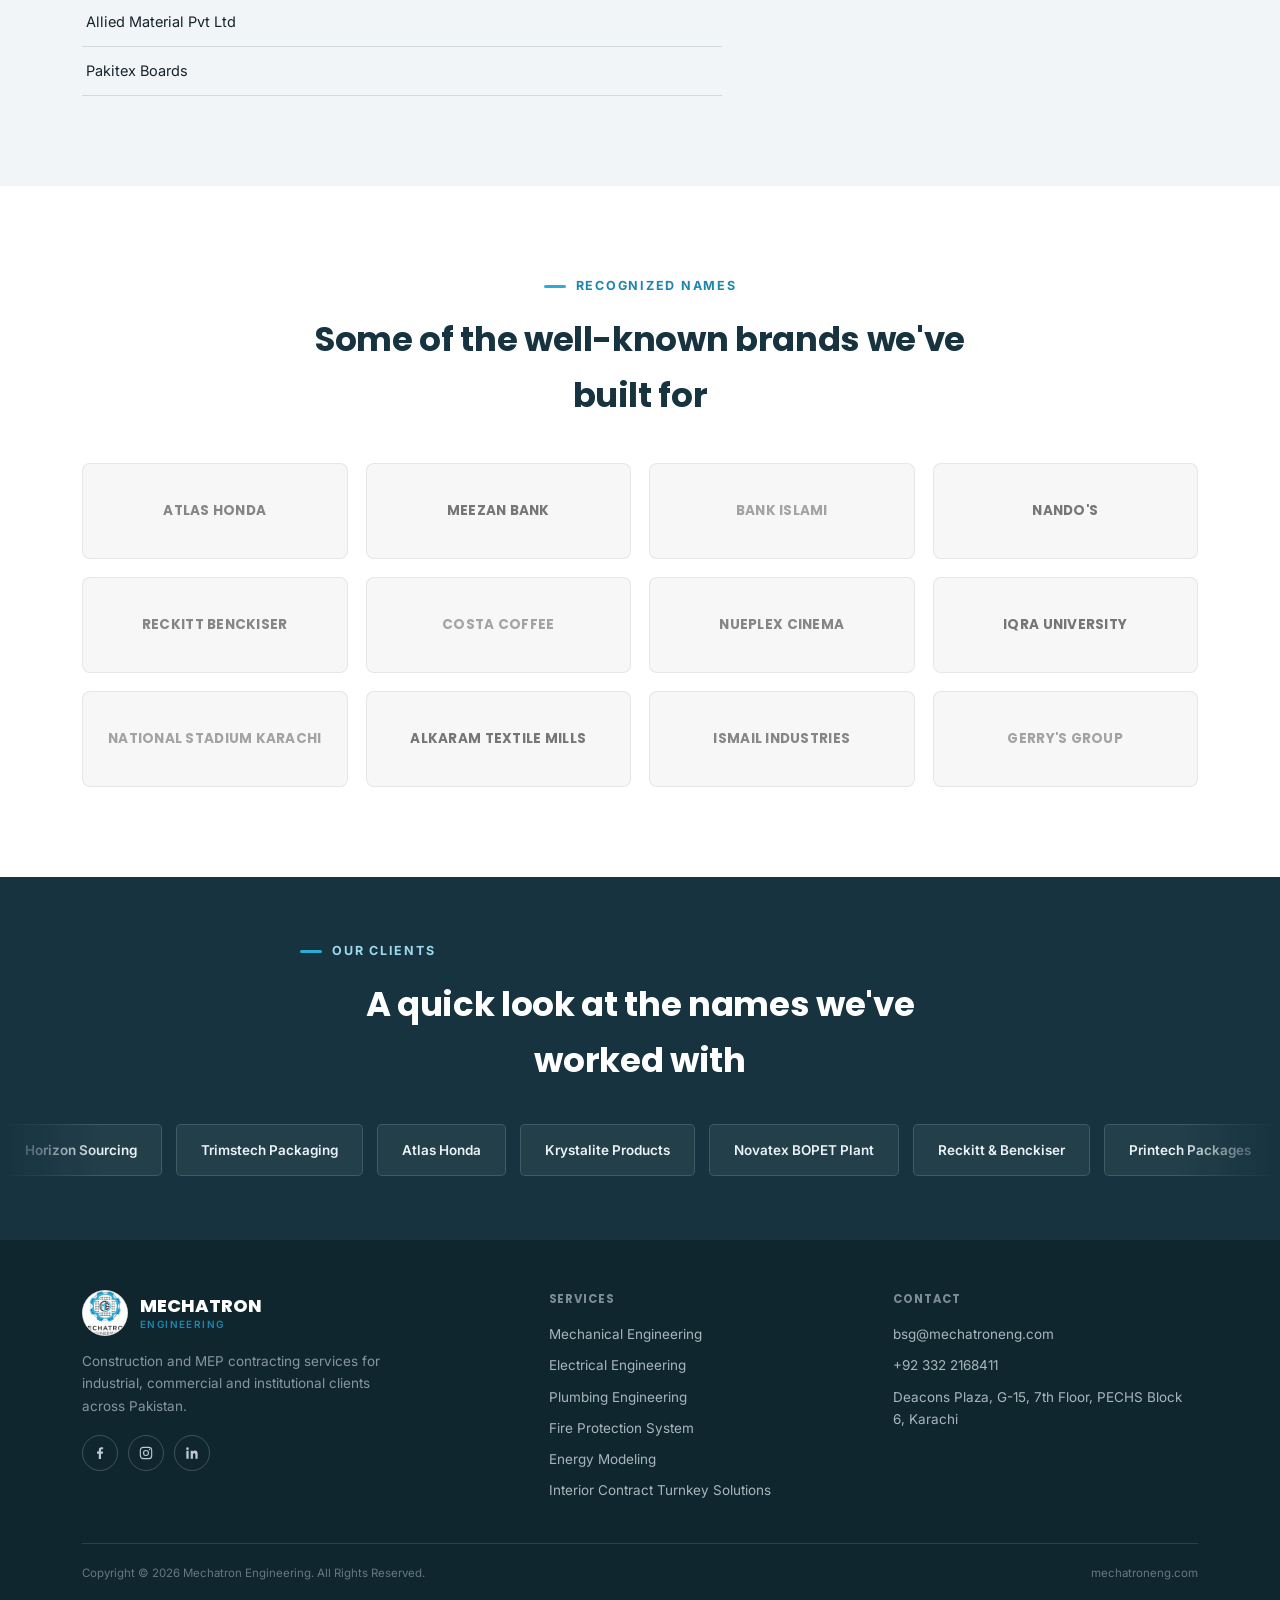
<file: projects.html>
<!DOCTYPE html>
<html lang="en">
<head>
<meta charset="UTF-8">
<meta name="viewport" content="width=device-width, initial-scale=1.0">
<title>Our Projects — Mechatron Engineering</title>
<meta name="description" content="Industrial and commercial clients Mechatron Engineering has delivered construction and MEP works for.">
<link rel="preconnect" href="https://fonts.googleapis.com">
<link rel="preconnect" href="https://fonts.gstatic.com" crossorigin>
<link href="https://fonts.googleapis.com/css2?family=Poppins:wght@500;600;700;800&family=Inter:wght@400;500;600;700&display=swap" rel="stylesheet">
<link rel="stylesheet" href="assets/css/style.css">
</head>
<body><a class="whatsapp-float" href="https://wa.me/923322168411" target="_blank" rel="noopener" aria-label="Chat on WhatsApp">
  <svg width="26" height="26" viewBox="0 0 32 32" fill="#fff"><path d="M16.02 3C9.4 3 4 8.4 4 15.02c0 2.23.62 4.32 1.7 6.1L4 29l8.06-1.66a11.94 11.94 0 0 0 3.96.68c6.62 0 12.02-5.4 12.02-12.02C28.04 8.4 22.64 3 16.02 3zm0 21.8c-1.9 0-3.68-.5-5.22-1.42l-.37-.22-3.9.8.83-3.8-.24-.39a9.7 9.7 0 0 1-1.5-5.17c0-5.37 4.37-9.74 9.76-9.74 5.38 0 9.75 4.37 9.75 9.74 0 5.38-4.37 9.74-9.75 9.74zm5.36-7.3c-.29-.15-1.74-.86-2.01-.96-.27-.1-.47-.15-.66.15-.2.29-.76.96-.93 1.16-.17.2-.34.22-.63.07-.29-.15-1.23-.45-2.34-1.44-.86-.77-1.44-1.72-1.61-2.01-.17-.29-.02-.45.13-.6.13-.13.29-.34.44-.51.15-.17.2-.29.29-.49.1-.2.05-.37-.02-.51-.08-.15-.66-1.6-.91-2.19-.24-.57-.48-.5-.66-.51h-.56c-.2 0-.51.07-.78.37s-1.03 1-1.03 2.45 1.06 2.85 1.2 3.05c.15.2 2.09 3.2 5.08 4.48.71.31 1.26.49 1.69.63.71.23 1.36.2 1.87.12.57-.09 1.74-.71 1.99-1.4.25-.68.25-1.27.17-1.4-.07-.13-.26-.2-.55-.35z"/></svg>
</a>

<div class="social-rail">
  <a href="#" target="_blank" rel="noopener" aria-label="Follow on Facebook">
    <svg width="16" height="16" viewBox="0 0 24 24" fill="currentColor"><path d="M13.5 21v-8h2.7l.4-3.1h-3.1V8c0-.9.25-1.5 1.55-1.5h1.65V3.7C15.9 3.6 15 3.5 13.9 3.5c-2.2 0-3.7 1.34-3.7 3.8v2.6H7.5v3.1h2.7v8h3.3z"/></svg>
  </a>
  <a href="#" target="_blank" rel="noopener" aria-label="Follow on Instagram">
    <svg width="16" height="16" viewBox="0 0 24 24" fill="none" stroke="currentColor" stroke-width="1.7"><rect x="3.5" y="3.5" width="17" height="17" rx="4.5"/><circle cx="12" cy="12" r="3.7"/><circle cx="17.2" cy="6.8" r="1" fill="currentColor" stroke="none"/></svg>
  </a>
  <a href="#" target="_blank" rel="noopener" aria-label="Follow on LinkedIn">
    <svg width="16" height="16" viewBox="0 0 24 24" fill="currentColor"><path d="M6.94 8.5H3.56V20.5H6.94V8.5ZM5.25 3.5A1.96 1.96 0 1 0 5.25 7.42 1.96 1.96 0 0 0 5.25 3.5ZM20.44 20.5H17.06V14.7C17.06 13.3 16.55 12.4 15.3 12.4C14.35 12.4 13.78 13.05 13.53 13.68C13.44 13.9 13.42 14.2 13.42 14.5V20.5H10.04S10.09 9.44 10.04 8.5H13.42V9.95C13.87 9.24 14.68 8.23 16.53 8.23C18.82 8.23 20.44 9.72 20.44 12.92V20.5Z"/></svg>
  </a>
</div><header id="siteHeader">
  <div class="wrap nav">
    <a href="index.html" class="logo">
      <span class="logo-mark"><img src="assets/img/logo.png" alt="Mechatron Engineering logo"></span>
      <span class="brand-lines">MECHATRON<small>Engineering</small></span>
    </a>
    <ul class="nav-links">
      <li><a href="index.html">Home</a></li>
      <li><a href="about.html">About Us</a></li>
      <li class="has-dropdown">
        <a href="services/index.html">Services <svg viewBox="0 0 12 8" fill="none" stroke="currentColor" stroke-width="1.6"><path d="M1 1.5 6 6.5 11 1.5"/></svg></a>
        <ul class="dropdown">
          <li><a href="services/mechanical-engineering.html">Mechanical Engineering</a></li>
          <li><a href="services/electrical-engineering.html">Electrical Engineering</a></li>
          <li><a href="services/plumbing-engineering.html">Plumbing Engineering</a></li>
          <li><a href="services/fire-protection-system.html">Fire Protection System</a></li>
          <li><a href="services/energy-modeling.html">Energy Modeling</a></li>
          <li><a href="services/interior-turnkey-solutions.html">Interior Contract Turnkey Solutions</a></li>
        </ul>
      </li>
      <li class="current"><a href="projects.html">Projects</a></li>
      <li><a href="certificates.html">Certificates</a></li>
      <li><a href="contact.html">Contact Us</a></li>
    </ul>
    <a href="contact.html" class="nav-cta">Contact Us</a>
    <div class="burger" id="burger"><span></span><span></span><span></span></div>
  </div>
</header>
<section class="page-hero">
  <div class="bg" style="background-image:url('assets/img/cover.jpg');"></div>
  <div class="wrap">
    <div class="eyebrow on-dark">Our Projects</div>
    <h1>Trusted by leading names in industry and commerce.</h1>
    <div class="breadcrumb"><a href="index.html">Home</a><span>/</span><span>Projects</span></div>
  </div>
</section>

<section>
  <div class="wrap">
    <div class="section-head">
      <div class="eyebrow">A Track Record You Can Check</div>
      <h2>17 industrial clients. 19 commercial projects.</h2>
      <p>A selection of the industrial and commercial clients Mechatron Engineering has delivered construction and MEP works for.</p>
    </div>

    <div class="tabs">
      <button class="tab-btn active" data-tab="tab-industrial">Industrial Projects</button>
      <button class="tab-btn" data-tab="tab-commercial">Commercial Projects</button>
    </div>

    <div id="tab-industrial" class="tab-panel active">
      <ul class="project-list" style="max-width:640px;">
        <li>Horizon Sourcing Pvt Ltd</li>
        <li>Trimstech Packaging Pvt Ltd</li>
        <li>Atlas Honda Pvt Ltd</li>
        <li>Krystalite Products Pvt Ltd</li>
        <li>Novatex BOPET Plant</li>
        <li>Reckitt &amp; Benckiser</li>
        <li>Printech Packages</li>
        <li>Feroze 1888</li>
        <li>Alkaram Textile Mills</li>
        <li>Ismail Industries Pvt Ltd</li>
        <li>Artistic Fabrics &amp; Garments</li>
        <li>Plasticon Engineering</li>
        <li>Modern Techno Engineering</li>
        <li>Gumcorp Pvt Ltd</li>
        <li>Swift Textile Nooriabad</li>
        <li>Allied Material Pvt Ltd</li>
        <li>Pakitex Boards</li>
      </ul>
    </div>

    <div id="tab-commercial" class="tab-panel">
      <ul class="project-list" style="max-width:640px;">
        <li>Karachi Airport Chiller</li>
        <li>Nando's Pakistan</li>
        <li>AWM Ventures Pvt Ltd (Gerry's Group)</li>
        <li>National Stadium Karachi</li>
        <li>Nueplex Cinema</li>
        <li>NASTP Karachi (Falcon Mall)</li>
        <li>JPMC New Surgical Complex</li>
        <li>Bank Islami</li>
        <li>Meezan Bank Head Office</li>
        <li>SICVD Baldia Town</li>
        <li>Signature 28</li>
        <li>Envicrete Head Office</li>
        <li>Iqra University Main Campus</li>
        <li>Fareast Company</li>
        <li>California Pizza Head Office</li>
        <li>Kifaya Supermarket</li>
        <li>Ariana Supermarket</li>
        <li>Imtiaz Superstore Tariq Road</li>
        <li>Costa Coffee</li>
      </ul>
    </div>
  </div>
</section>

<section style="background:var(--panel);">
  <div class="wrap">
    <div class="section-head center" style="margin:0 auto 40px; text-align:center;">
      <div class="eyebrow">Recognized Names</div>
      <h2>Some of the well-known brands we've built for</h2>
    </div>
    <div class="logo-wall">
      <div class="logo-card"><span>ATLAS HONDA</span></div>
      <div class="logo-card"><span>MEEZAN BANK</span></div>
      <div class="logo-card"><span>BANK ISLAMI</span></div>
      <div class="logo-card"><span>NANDO'S</span></div>
      <div class="logo-card"><span>RECKITT BENCKISER</span></div>
      <div class="logo-card"><span>COSTA COFFEE</span></div>
      <div class="logo-card"><span>NUEPLEX CINEMA</span></div>
      <div class="logo-card"><span>IQRA UNIVERSITY</span></div>
      <div class="logo-card"><span>NATIONAL STADIUM KARACHI</span></div>
      <div class="logo-card"><span>ALKARAM TEXTILE MILLS</span></div>
      <div class="logo-card"><span>ISMAIL INDUSTRIES</span></div>
      <div class="logo-card"><span>GERRY'S GROUP</span></div>
    </div>
  </div>
</section>

<section class="clients">

  <div class="wrap">
    <div class="section-head">
      <div class="eyebrow on-dark">Our Clients</div>
      <h2>A quick look at the names we've worked with</h2>
    </div>
  </div>
  <div class="marquee"><div class="marquee-track" id="marqueeTrack"></div></div>
</section>
<footer>
  <div class="wrap">
    <div class="footer-grid">
      <div class="footer-brand">
        <a href="index.html" class="logo" style="color:#fff;">
          <span class="logo-mark"><img src="assets/img/logo.png" alt="Mechatron Engineering logo"></span>
          <span class="brand-lines" style="color:#fff;">MECHATRON<small>Engineering</small></span>
        </a>
        <p>Construction and MEP contracting services for industrial, commercial and institutional clients across Pakistan.</p>
        <div class="footer-social">
          <a href="#" aria-label="Facebook"><svg width="16" height="16" viewBox="0 0 24 24" fill="currentColor"><path d="M13.5 21v-8h2.7l.4-3.1h-3.1V8c0-.9.25-1.5 1.55-1.5h1.65V3.7C15.9 3.6 15 3.5 13.9 3.5c-2.2 0-3.7 1.34-3.7 3.8v2.6H7.5v3.1h2.7v8h3.3z"/></svg></a>
          <a href="#" aria-label="Instagram"><svg width="16" height="16" viewBox="0 0 24 24" fill="none" stroke="currentColor" stroke-width="1.7"><rect x="3.5" y="3.5" width="17" height="17" rx="4.5"/><circle cx="12" cy="12" r="3.7"/><circle cx="17.2" cy="6.8" r="1" fill="currentColor" stroke="none"/></svg></a>
          <a href="#" aria-label="LinkedIn"><svg width="16" height="16" viewBox="0 0 24 24" fill="currentColor"><path d="M6.94 8.5H3.56V20.5H6.94V8.5ZM5.25 3.5A1.96 1.96 0 1 0 5.25 7.42 1.96 1.96 0 0 0 5.25 3.5ZM20.44 20.5H17.06V14.7C17.06 13.3 16.55 12.4 15.3 12.4C14.35 12.4 13.78 13.05 13.53 13.68C13.44 13.9 13.42 14.2 13.42 14.5V20.5H10.04S10.09 9.44 10.04 8.5H13.42V9.95C13.87 9.24 14.68 8.23 16.53 8.23C18.82 8.23 20.44 9.72 20.44 12.92V20.5Z"/></svg></a>
        </div>
      </div>
      <div>
        <h5>Services</h5>
        <ul>
          <li><a href="services/mechanical-engineering.html">Mechanical Engineering</a></li>
          <li><a href="services/electrical-engineering.html">Electrical Engineering</a></li>
          <li><a href="services/plumbing-engineering.html">Plumbing Engineering</a></li>
          <li><a href="services/fire-protection-system.html">Fire Protection System</a></li>
          <li><a href="services/energy-modeling.html">Energy Modeling</a></li>
          <li><a href="services/interior-turnkey-solutions.html">Interior Contract Turnkey Solutions</a></li>
        </ul>
      </div>
      <div>
        <h5>Contact</h5>
        <ul>
          <li><a href="mailto:bsg@mechatroneng.com">bsg@mechatroneng.com</a></li>
          <li><a href="tel:+923322168411">+92 332 2168411</a></li>
          <li>Deacons Plaza, G-15, 7th Floor, PECHS Block 6, Karachi</li>
        </ul>
      </div>
    </div>
    <div class="footer-bottom">
      <span>Copyright &copy; 2026 Mechatron Engineering. All Rights Reserved.</span>
      <span>mechatroneng.com</span>
    </div>
  </div>
</footer><script src="assets/js/main.js"></script>
</body>
</html>
</file>
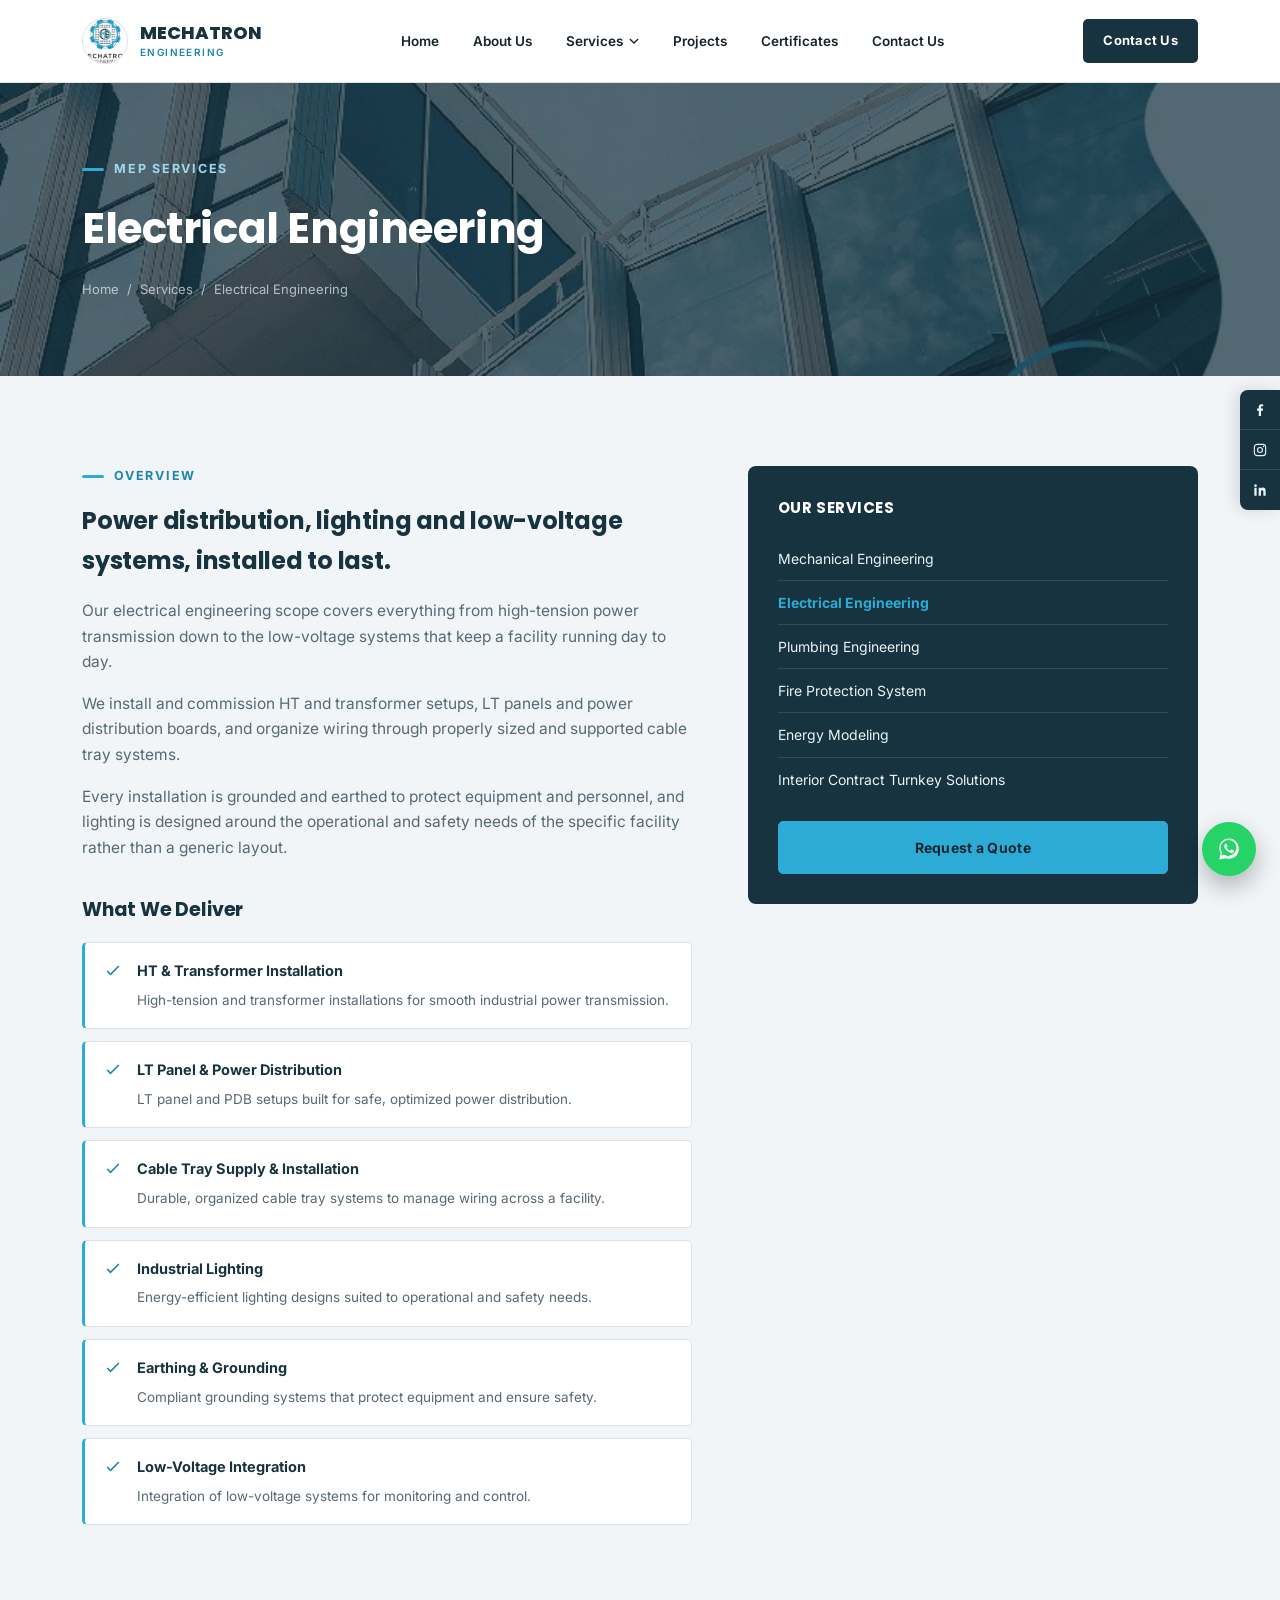
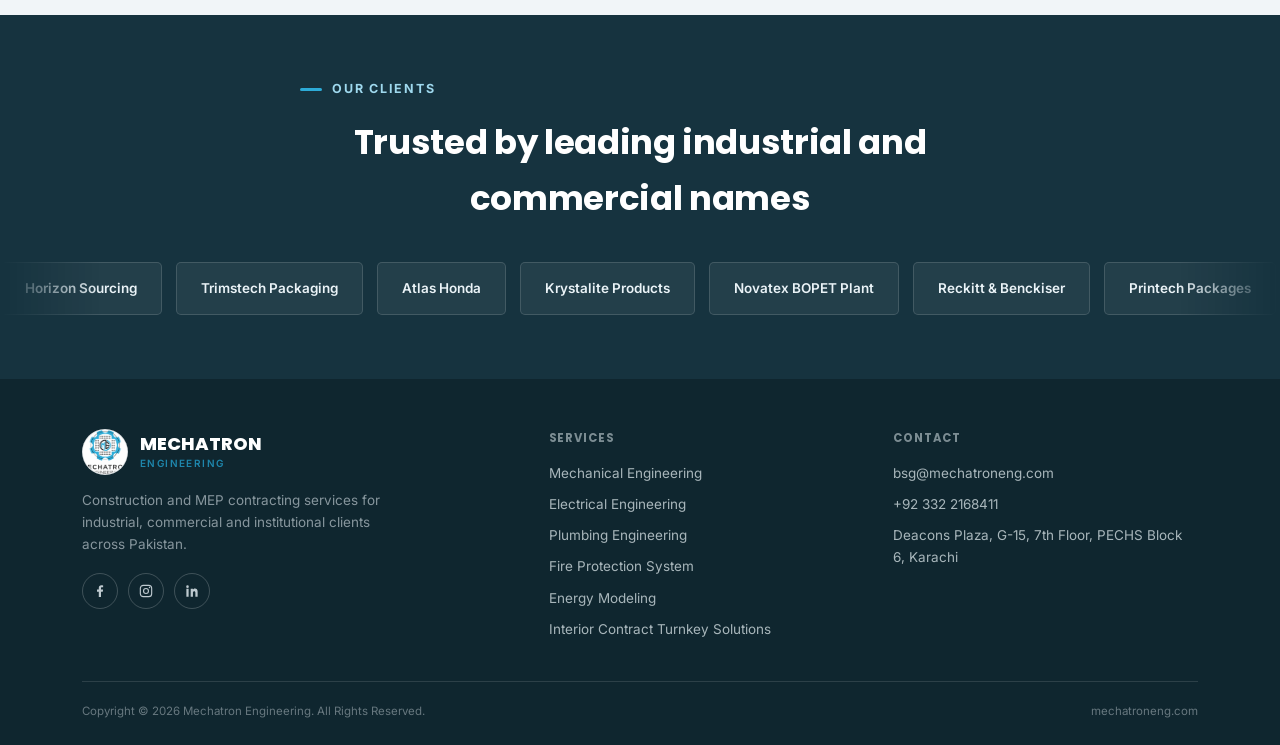
<file: services/electrical-engineering.html>
<!DOCTYPE html>
<html lang="en">
<head>
<meta charset="UTF-8">
<meta name="viewport" content="width=device-width, initial-scale=1.0">
<title>Electrical Engineering — Mechatron Engineering</title>
<meta name="description" content="Electrical Engineering services from Mechatron Engineering: Power distribution, lighting and low-voltage systems, installed to last.">
<link rel="preconnect" href="https://fonts.googleapis.com">
<link rel="preconnect" href="https://fonts.gstatic.com" crossorigin>
<link href="https://fonts.googleapis.com/css2?family=Poppins:wght@500;600;700;800&family=Inter:wght@400;500;600;700&display=swap" rel="stylesheet">
<link rel="stylesheet" href="../assets/css/style.css">
</head>
<body><a class="whatsapp-float" href="https://wa.me/923322168411" target="_blank" rel="noopener" aria-label="Chat on WhatsApp">
  <svg width="26" height="26" viewBox="0 0 32 32" fill="#fff"><path d="M16.02 3C9.4 3 4 8.4 4 15.02c0 2.23.62 4.32 1.7 6.1L4 29l8.06-1.66a11.94 11.94 0 0 0 3.96.68c6.62 0 12.02-5.4 12.02-12.02C28.04 8.4 22.64 3 16.02 3zm0 21.8c-1.9 0-3.68-.5-5.22-1.42l-.37-.22-3.9.8.83-3.8-.24-.39a9.7 9.7 0 0 1-1.5-5.17c0-5.37 4.37-9.74 9.76-9.74 5.38 0 9.75 4.37 9.75 9.74 0 5.38-4.37 9.74-9.75 9.74zm5.36-7.3c-.29-.15-1.74-.86-2.01-.96-.27-.1-.47-.15-.66.15-.2.29-.76.96-.93 1.16-.17.2-.34.22-.63.07-.29-.15-1.23-.45-2.34-1.44-.86-.77-1.44-1.72-1.61-2.01-.17-.29-.02-.45.13-.6.13-.13.29-.34.44-.51.15-.17.2-.29.29-.49.1-.2.05-.37-.02-.51-.08-.15-.66-1.6-.91-2.19-.24-.57-.48-.5-.66-.51h-.56c-.2 0-.51.07-.78.37s-1.03 1-1.03 2.45 1.06 2.85 1.2 3.05c.15.2 2.09 3.2 5.08 4.48.71.31 1.26.49 1.69.63.71.23 1.36.2 1.87.12.57-.09 1.74-.71 1.99-1.4.25-.68.25-1.27.17-1.4-.07-.13-.26-.2-.55-.35z"/></svg>
</a>

<div class="social-rail">
  <a href="#" target="_blank" rel="noopener" aria-label="Follow on Facebook">
    <svg width="16" height="16" viewBox="0 0 24 24" fill="currentColor"><path d="M13.5 21v-8h2.7l.4-3.1h-3.1V8c0-.9.25-1.5 1.55-1.5h1.65V3.7C15.9 3.6 15 3.5 13.9 3.5c-2.2 0-3.7 1.34-3.7 3.8v2.6H7.5v3.1h2.7v8h3.3z"/></svg>
  </a>
  <a href="#" target="_blank" rel="noopener" aria-label="Follow on Instagram">
    <svg width="16" height="16" viewBox="0 0 24 24" fill="none" stroke="currentColor" stroke-width="1.7"><rect x="3.5" y="3.5" width="17" height="17" rx="4.5"/><circle cx="12" cy="12" r="3.7"/><circle cx="17.2" cy="6.8" r="1" fill="currentColor" stroke="none"/></svg>
  </a>
  <a href="#" target="_blank" rel="noopener" aria-label="Follow on LinkedIn">
    <svg width="16" height="16" viewBox="0 0 24 24" fill="currentColor"><path d="M6.94 8.5H3.56V20.5H6.94V8.5ZM5.25 3.5A1.96 1.96 0 1 0 5.25 7.42 1.96 1.96 0 0 0 5.25 3.5ZM20.44 20.5H17.06V14.7C17.06 13.3 16.55 12.4 15.3 12.4C14.35 12.4 13.78 13.05 13.53 13.68C13.44 13.9 13.42 14.2 13.42 14.5V20.5H10.04S10.09 9.44 10.04 8.5H13.42V9.95C13.87 9.24 14.68 8.23 16.53 8.23C18.82 8.23 20.44 9.72 20.44 12.92V20.5Z"/></svg>
  </a>
</div><header id="siteHeader">
  <div class="wrap nav">
    <a href="../index.html" class="logo">
      <span class="logo-mark"><img src="../assets/img/logo.png" alt="Mechatron Engineering logo"></span>
      <span class="brand-lines">MECHATRON<small>Engineering</small></span>
    </a>
    <ul class="nav-links">
      <li><a href="../index.html">Home</a></li>
      <li><a href="../about.html">About Us</a></li>
      <li class="has-dropdown" class="current">
        <a href="../services/index.html">Services <svg viewBox="0 0 12 8" fill="none" stroke="currentColor" stroke-width="1.6"><path d="M1 1.5 6 6.5 11 1.5"/></svg></a>
        <ul class="dropdown">
          <li><a href="mechanical-engineering.html">Mechanical Engineering</a></li>
          <li><a href="electrical-engineering.html">Electrical Engineering</a></li>
          <li><a href="plumbing-engineering.html">Plumbing Engineering</a></li>
          <li><a href="fire-protection-system.html">Fire Protection System</a></li>
          <li><a href="energy-modeling.html">Energy Modeling</a></li>
          <li><a href="interior-turnkey-solutions.html">Interior Contract Turnkey Solutions</a></li>
        </ul>
      </li>
      <li><a href="../projects.html">Projects</a></li>
      <li><a href="../certificates.html">Certificates</a></li>
      <li><a href="../contact.html">Contact Us</a></li>
    </ul>
    <a href="../contact.html" class="nav-cta">Contact Us</a>
    <div class="burger" id="burger"><span></span><span></span><span></span></div>
  </div>
</header>
<section class="page-hero">
  <div class="bg" style="background-image:url('../assets/img/cover.jpg');"></div>
  <div class="wrap">
    <div class="eyebrow on-dark">MEP Services</div>
    <h1>Electrical Engineering</h1>
    <div class="breadcrumb"><a href="../index.html">Home</a><span>/</span><a href="index.html">Services</a><span>/</span><span>Electrical Engineering</span></div>
  </div>
</section>

<section>
  <div class="wrap service-detail-grid">
    <div>
      <div class="eyebrow">Overview</div>
      <h2 style="margin-top:14px; margin-bottom:18px;">Power distribution, lighting and low-voltage systems, installed to last.</h2>
      <p>Our electrical engineering scope covers everything from high-tension power transmission down to the low-voltage systems that keep a facility running day to day.</p><p>We install and commission HT and transformer setups, LT panels and power distribution boards, and organize wiring through properly sized and supported cable tray systems.</p><p>Every installation is grounded and earthed to protect equipment and personnel, and lighting is designed around the operational and safety needs of the specific facility rather than a generic layout.</p>

      <h3 style="margin-top:34px; margin-bottom:16px; font-size:19px;">What We Deliver</h3>
      <div class="deliverables">
        <div class="deliverable">
          <svg viewBox="0 0 24 24" fill="none" stroke="currentColor" stroke-width="2"><path d="M5 12l4 4L19 6"/></svg>
          <div><strong>HT & Transformer Installation</strong><span>High-tension and transformer installations for smooth industrial power transmission.</span></div>
        </div>
        <div class="deliverable">
          <svg viewBox="0 0 24 24" fill="none" stroke="currentColor" stroke-width="2"><path d="M5 12l4 4L19 6"/></svg>
          <div><strong>LT Panel & Power Distribution</strong><span>LT panel and PDB setups built for safe, optimized power distribution.</span></div>
        </div>
        <div class="deliverable">
          <svg viewBox="0 0 24 24" fill="none" stroke="currentColor" stroke-width="2"><path d="M5 12l4 4L19 6"/></svg>
          <div><strong>Cable Tray Supply & Installation</strong><span>Durable, organized cable tray systems to manage wiring across a facility.</span></div>
        </div>
        <div class="deliverable">
          <svg viewBox="0 0 24 24" fill="none" stroke="currentColor" stroke-width="2"><path d="M5 12l4 4L19 6"/></svg>
          <div><strong>Industrial Lighting</strong><span>Energy-efficient lighting designs suited to operational and safety needs.</span></div>
        </div>
        <div class="deliverable">
          <svg viewBox="0 0 24 24" fill="none" stroke="currentColor" stroke-width="2"><path d="M5 12l4 4L19 6"/></svg>
          <div><strong>Earthing & Grounding</strong><span>Compliant grounding systems that protect equipment and ensure safety.</span></div>
        </div>
        <div class="deliverable">
          <svg viewBox="0 0 24 24" fill="none" stroke="currentColor" stroke-width="2"><path d="M5 12l4 4L19 6"/></svg>
          <div><strong>Low-Voltage Integration</strong><span>Integration of low-voltage systems for monitoring and control.</span></div>
        </div>
      </div>
    </div>

    <aside class="service-side">
      <h4>Our Services</h4>
      <ul>
        <li><a href="mechanical-engineering.html">Mechanical Engineering</a></li>
        <li><a href="electrical-engineering.html" style="color:var(--cyan); font-weight:700;">Electrical Engineering</a></li>
        <li><a href="plumbing-engineering.html">Plumbing Engineering</a></li>
        <li><a href="fire-protection-system.html">Fire Protection System</a></li>
        <li><a href="energy-modeling.html">Energy Modeling</a></li>
        <li><a href="interior-turnkey-solutions.html">Interior Contract Turnkey Solutions</a></li>
      </ul>
      <a href="../contact.html" class="btn btn-primary">Request a Quote</a>
    </aside>
  </div>
</section>

<section class="clients">
  <div class="wrap">
    <div class="section-head">
      <div class="eyebrow on-dark">Our Clients</div>
      <h2>Trusted by leading industrial and commercial names</h2>
    </div>
  </div>
  <div class="marquee"><div class="marquee-track" id="marqueeTrack"></div></div>
</section>
<footer>
  <div class="wrap">
    <div class="footer-grid">
      <div class="footer-brand">
        <a href="../index.html" class="logo" style="color:#fff;">
          <span class="logo-mark"><img src="../assets/img/logo.png" alt="Mechatron Engineering logo"></span>
          <span class="brand-lines" style="color:#fff;">MECHATRON<small>Engineering</small></span>
        </a>
        <p>Construction and MEP contracting services for industrial, commercial and institutional clients across Pakistan.</p>
        <div class="footer-social">
          <a href="#" aria-label="Facebook"><svg width="16" height="16" viewBox="0 0 24 24" fill="currentColor"><path d="M13.5 21v-8h2.7l.4-3.1h-3.1V8c0-.9.25-1.5 1.55-1.5h1.65V3.7C15.9 3.6 15 3.5 13.9 3.5c-2.2 0-3.7 1.34-3.7 3.8v2.6H7.5v3.1h2.7v8h3.3z"/></svg></a>
          <a href="#" aria-label="Instagram"><svg width="16" height="16" viewBox="0 0 24 24" fill="none" stroke="currentColor" stroke-width="1.7"><rect x="3.5" y="3.5" width="17" height="17" rx="4.5"/><circle cx="12" cy="12" r="3.7"/><circle cx="17.2" cy="6.8" r="1" fill="currentColor" stroke="none"/></svg></a>
          <a href="#" aria-label="LinkedIn"><svg width="16" height="16" viewBox="0 0 24 24" fill="currentColor"><path d="M6.94 8.5H3.56V20.5H6.94V8.5ZM5.25 3.5A1.96 1.96 0 1 0 5.25 7.42 1.96 1.96 0 0 0 5.25 3.5ZM20.44 20.5H17.06V14.7C17.06 13.3 16.55 12.4 15.3 12.4C14.35 12.4 13.78 13.05 13.53 13.68C13.44 13.9 13.42 14.2 13.42 14.5V20.5H10.04S10.09 9.44 10.04 8.5H13.42V9.95C13.87 9.24 14.68 8.23 16.53 8.23C18.82 8.23 20.44 9.72 20.44 12.92V20.5Z"/></svg></a>
        </div>
      </div>
      <div>
        <h5>Services</h5>
        <ul>
          <li><a href="mechanical-engineering.html">Mechanical Engineering</a></li>
          <li><a href="electrical-engineering.html">Electrical Engineering</a></li>
          <li><a href="plumbing-engineering.html">Plumbing Engineering</a></li>
          <li><a href="fire-protection-system.html">Fire Protection System</a></li>
          <li><a href="energy-modeling.html">Energy Modeling</a></li>
          <li><a href="interior-turnkey-solutions.html">Interior Contract Turnkey Solutions</a></li>
        </ul>
      </div>
      <div>
        <h5>Contact</h5>
        <ul>
          <li><a href="mailto:bsg@mechatroneng.com">bsg@mechatroneng.com</a></li>
          <li><a href="tel:+923322168411">+92 332 2168411</a></li>
          <li>Deacons Plaza, G-15, 7th Floor, PECHS Block 6, Karachi</li>
        </ul>
      </div>
    </div>
    <div class="footer-bottom">
      <span>Copyright &copy; 2026 Mechatron Engineering. All Rights Reserved.</span>
      <span>mechatroneng.com</span>
    </div>
  </div>
</footer><script src="../assets/js/main.js"></script>
</body>
</html>
</file>
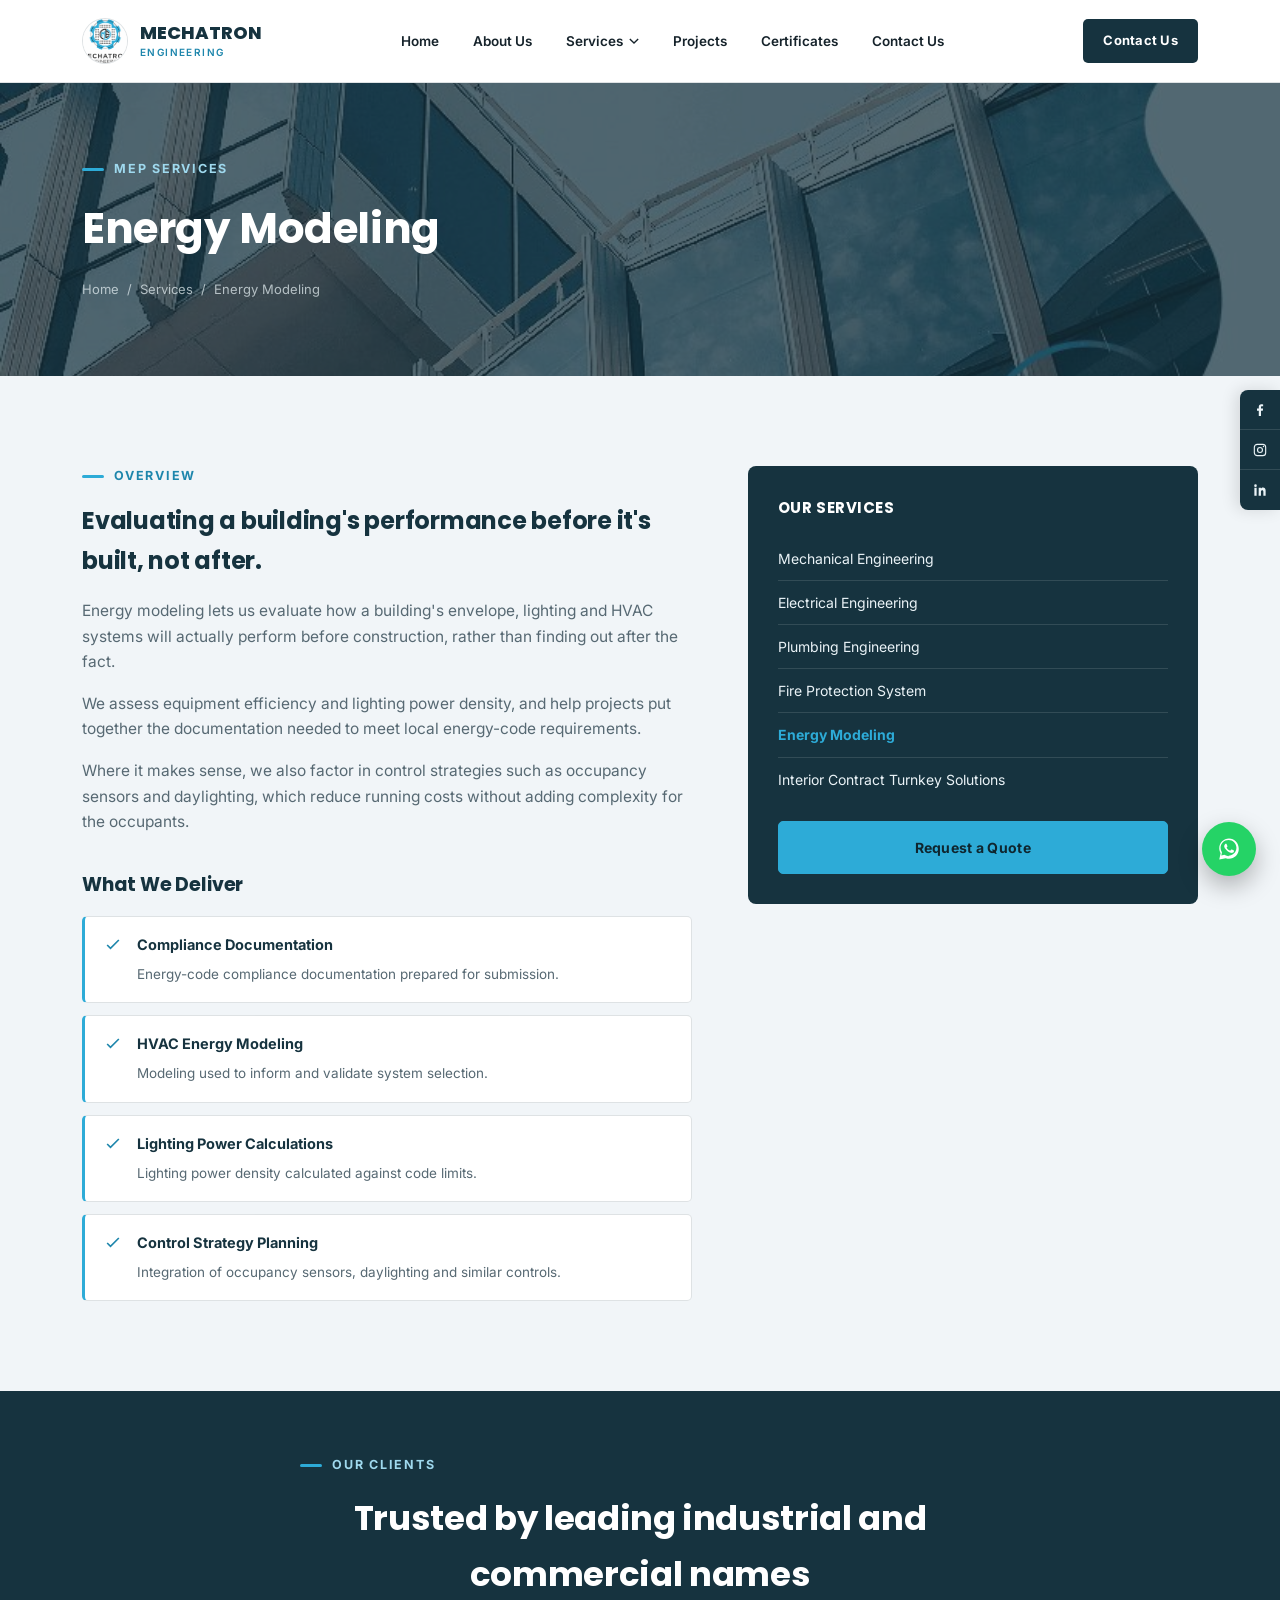
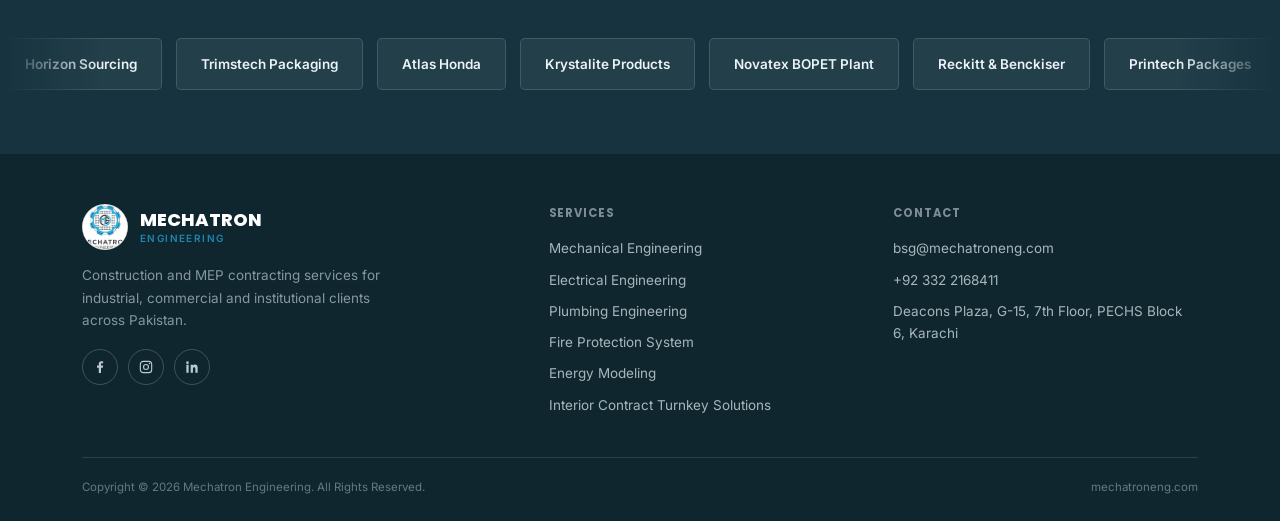
<file: services/energy-modeling.html>
<!DOCTYPE html>
<html lang="en">
<head>
<meta charset="UTF-8">
<meta name="viewport" content="width=device-width, initial-scale=1.0">
<title>Energy Modeling — Mechatron Engineering</title>
<meta name="description" content="Energy Modeling services from Mechatron Engineering: Evaluating a building's performance before it's built, not after.">
<link rel="preconnect" href="https://fonts.googleapis.com">
<link rel="preconnect" href="https://fonts.gstatic.com" crossorigin>
<link href="https://fonts.googleapis.com/css2?family=Poppins:wght@500;600;700;800&family=Inter:wght@400;500;600;700&display=swap" rel="stylesheet">
<link rel="stylesheet" href="../assets/css/style.css">
</head>
<body><a class="whatsapp-float" href="https://wa.me/923322168411" target="_blank" rel="noopener" aria-label="Chat on WhatsApp">
  <svg width="26" height="26" viewBox="0 0 32 32" fill="#fff"><path d="M16.02 3C9.4 3 4 8.4 4 15.02c0 2.23.62 4.32 1.7 6.1L4 29l8.06-1.66a11.94 11.94 0 0 0 3.96.68c6.62 0 12.02-5.4 12.02-12.02C28.04 8.4 22.64 3 16.02 3zm0 21.8c-1.9 0-3.68-.5-5.22-1.42l-.37-.22-3.9.8.83-3.8-.24-.39a9.7 9.7 0 0 1-1.5-5.17c0-5.37 4.37-9.74 9.76-9.74 5.38 0 9.75 4.37 9.75 9.74 0 5.38-4.37 9.74-9.75 9.74zm5.36-7.3c-.29-.15-1.74-.86-2.01-.96-.27-.1-.47-.15-.66.15-.2.29-.76.96-.93 1.16-.17.2-.34.22-.63.07-.29-.15-1.23-.45-2.34-1.44-.86-.77-1.44-1.72-1.61-2.01-.17-.29-.02-.45.13-.6.13-.13.29-.34.44-.51.15-.17.2-.29.29-.49.1-.2.05-.37-.02-.51-.08-.15-.66-1.6-.91-2.19-.24-.57-.48-.5-.66-.51h-.56c-.2 0-.51.07-.78.37s-1.03 1-1.03 2.45 1.06 2.85 1.2 3.05c.15.2 2.09 3.2 5.08 4.48.71.31 1.26.49 1.69.63.71.23 1.36.2 1.87.12.57-.09 1.74-.71 1.99-1.4.25-.68.25-1.27.17-1.4-.07-.13-.26-.2-.55-.35z"/></svg>
</a>

<div class="social-rail">
  <a href="#" target="_blank" rel="noopener" aria-label="Follow on Facebook">
    <svg width="16" height="16" viewBox="0 0 24 24" fill="currentColor"><path d="M13.5 21v-8h2.7l.4-3.1h-3.1V8c0-.9.25-1.5 1.55-1.5h1.65V3.7C15.9 3.6 15 3.5 13.9 3.5c-2.2 0-3.7 1.34-3.7 3.8v2.6H7.5v3.1h2.7v8h3.3z"/></svg>
  </a>
  <a href="#" target="_blank" rel="noopener" aria-label="Follow on Instagram">
    <svg width="16" height="16" viewBox="0 0 24 24" fill="none" stroke="currentColor" stroke-width="1.7"><rect x="3.5" y="3.5" width="17" height="17" rx="4.5"/><circle cx="12" cy="12" r="3.7"/><circle cx="17.2" cy="6.8" r="1" fill="currentColor" stroke="none"/></svg>
  </a>
  <a href="#" target="_blank" rel="noopener" aria-label="Follow on LinkedIn">
    <svg width="16" height="16" viewBox="0 0 24 24" fill="currentColor"><path d="M6.94 8.5H3.56V20.5H6.94V8.5ZM5.25 3.5A1.96 1.96 0 1 0 5.25 7.42 1.96 1.96 0 0 0 5.25 3.5ZM20.44 20.5H17.06V14.7C17.06 13.3 16.55 12.4 15.3 12.4C14.35 12.4 13.78 13.05 13.53 13.68C13.44 13.9 13.42 14.2 13.42 14.5V20.5H10.04S10.09 9.44 10.04 8.5H13.42V9.95C13.87 9.24 14.68 8.23 16.53 8.23C18.82 8.23 20.44 9.72 20.44 12.92V20.5Z"/></svg>
  </a>
</div><header id="siteHeader">
  <div class="wrap nav">
    <a href="../index.html" class="logo">
      <span class="logo-mark"><img src="../assets/img/logo.png" alt="Mechatron Engineering logo"></span>
      <span class="brand-lines">MECHATRON<small>Engineering</small></span>
    </a>
    <ul class="nav-links">
      <li><a href="../index.html">Home</a></li>
      <li><a href="../about.html">About Us</a></li>
      <li class="has-dropdown" class="current">
        <a href="../services/index.html">Services <svg viewBox="0 0 12 8" fill="none" stroke="currentColor" stroke-width="1.6"><path d="M1 1.5 6 6.5 11 1.5"/></svg></a>
        <ul class="dropdown">
          <li><a href="mechanical-engineering.html">Mechanical Engineering</a></li>
          <li><a href="electrical-engineering.html">Electrical Engineering</a></li>
          <li><a href="plumbing-engineering.html">Plumbing Engineering</a></li>
          <li><a href="fire-protection-system.html">Fire Protection System</a></li>
          <li><a href="energy-modeling.html">Energy Modeling</a></li>
          <li><a href="interior-turnkey-solutions.html">Interior Contract Turnkey Solutions</a></li>
        </ul>
      </li>
      <li><a href="../projects.html">Projects</a></li>
      <li><a href="../certificates.html">Certificates</a></li>
      <li><a href="../contact.html">Contact Us</a></li>
    </ul>
    <a href="../contact.html" class="nav-cta">Contact Us</a>
    <div class="burger" id="burger"><span></span><span></span><span></span></div>
  </div>
</header>
<section class="page-hero">
  <div class="bg" style="background-image:url('../assets/img/cover.jpg');"></div>
  <div class="wrap">
    <div class="eyebrow on-dark">MEP Services</div>
    <h1>Energy Modeling</h1>
    <div class="breadcrumb"><a href="../index.html">Home</a><span>/</span><a href="index.html">Services</a><span>/</span><span>Energy Modeling</span></div>
  </div>
</section>

<section>
  <div class="wrap service-detail-grid">
    <div>
      <div class="eyebrow">Overview</div>
      <h2 style="margin-top:14px; margin-bottom:18px;">Evaluating a building's performance before it's built, not after.</h2>
      <p>Energy modeling lets us evaluate how a building's envelope, lighting and HVAC systems will actually perform before construction, rather than finding out after the fact.</p><p>We assess equipment efficiency and lighting power density, and help projects put together the documentation needed to meet local energy-code requirements.</p><p>Where it makes sense, we also factor in control strategies such as occupancy sensors and daylighting, which reduce running costs without adding complexity for the occupants.</p>

      <h3 style="margin-top:34px; margin-bottom:16px; font-size:19px;">What We Deliver</h3>
      <div class="deliverables">
        <div class="deliverable">
          <svg viewBox="0 0 24 24" fill="none" stroke="currentColor" stroke-width="2"><path d="M5 12l4 4L19 6"/></svg>
          <div><strong>Compliance Documentation</strong><span>Energy-code compliance documentation prepared for submission.</span></div>
        </div>
        <div class="deliverable">
          <svg viewBox="0 0 24 24" fill="none" stroke="currentColor" stroke-width="2"><path d="M5 12l4 4L19 6"/></svg>
          <div><strong>HVAC Energy Modeling</strong><span>Modeling used to inform and validate system selection.</span></div>
        </div>
        <div class="deliverable">
          <svg viewBox="0 0 24 24" fill="none" stroke="currentColor" stroke-width="2"><path d="M5 12l4 4L19 6"/></svg>
          <div><strong>Lighting Power Calculations</strong><span>Lighting power density calculated against code limits.</span></div>
        </div>
        <div class="deliverable">
          <svg viewBox="0 0 24 24" fill="none" stroke="currentColor" stroke-width="2"><path d="M5 12l4 4L19 6"/></svg>
          <div><strong>Control Strategy Planning</strong><span>Integration of occupancy sensors, daylighting and similar controls.</span></div>
        </div>
      </div>
    </div>

    <aside class="service-side">
      <h4>Our Services</h4>
      <ul>
        <li><a href="mechanical-engineering.html">Mechanical Engineering</a></li>
        <li><a href="electrical-engineering.html">Electrical Engineering</a></li>
        <li><a href="plumbing-engineering.html">Plumbing Engineering</a></li>
        <li><a href="fire-protection-system.html">Fire Protection System</a></li>
        <li><a href="energy-modeling.html" style="color:var(--cyan); font-weight:700;">Energy Modeling</a></li>
        <li><a href="interior-turnkey-solutions.html">Interior Contract Turnkey Solutions</a></li>
      </ul>
      <a href="../contact.html" class="btn btn-primary">Request a Quote</a>
    </aside>
  </div>
</section>

<section class="clients">
  <div class="wrap">
    <div class="section-head">
      <div class="eyebrow on-dark">Our Clients</div>
      <h2>Trusted by leading industrial and commercial names</h2>
    </div>
  </div>
  <div class="marquee"><div class="marquee-track" id="marqueeTrack"></div></div>
</section>
<footer>
  <div class="wrap">
    <div class="footer-grid">
      <div class="footer-brand">
        <a href="../index.html" class="logo" style="color:#fff;">
          <span class="logo-mark"><img src="../assets/img/logo.png" alt="Mechatron Engineering logo"></span>
          <span class="brand-lines" style="color:#fff;">MECHATRON<small>Engineering</small></span>
        </a>
        <p>Construction and MEP contracting services for industrial, commercial and institutional clients across Pakistan.</p>
        <div class="footer-social">
          <a href="#" aria-label="Facebook"><svg width="16" height="16" viewBox="0 0 24 24" fill="currentColor"><path d="M13.5 21v-8h2.7l.4-3.1h-3.1V8c0-.9.25-1.5 1.55-1.5h1.65V3.7C15.9 3.6 15 3.5 13.9 3.5c-2.2 0-3.7 1.34-3.7 3.8v2.6H7.5v3.1h2.7v8h3.3z"/></svg></a>
          <a href="#" aria-label="Instagram"><svg width="16" height="16" viewBox="0 0 24 24" fill="none" stroke="currentColor" stroke-width="1.7"><rect x="3.5" y="3.5" width="17" height="17" rx="4.5"/><circle cx="12" cy="12" r="3.7"/><circle cx="17.2" cy="6.8" r="1" fill="currentColor" stroke="none"/></svg></a>
          <a href="#" aria-label="LinkedIn"><svg width="16" height="16" viewBox="0 0 24 24" fill="currentColor"><path d="M6.94 8.5H3.56V20.5H6.94V8.5ZM5.25 3.5A1.96 1.96 0 1 0 5.25 7.42 1.96 1.96 0 0 0 5.25 3.5ZM20.44 20.5H17.06V14.7C17.06 13.3 16.55 12.4 15.3 12.4C14.35 12.4 13.78 13.05 13.53 13.68C13.44 13.9 13.42 14.2 13.42 14.5V20.5H10.04S10.09 9.44 10.04 8.5H13.42V9.95C13.87 9.24 14.68 8.23 16.53 8.23C18.82 8.23 20.44 9.72 20.44 12.92V20.5Z"/></svg></a>
        </div>
      </div>
      <div>
        <h5>Services</h5>
        <ul>
          <li><a href="mechanical-engineering.html">Mechanical Engineering</a></li>
          <li><a href="electrical-engineering.html">Electrical Engineering</a></li>
          <li><a href="plumbing-engineering.html">Plumbing Engineering</a></li>
          <li><a href="fire-protection-system.html">Fire Protection System</a></li>
          <li><a href="energy-modeling.html">Energy Modeling</a></li>
          <li><a href="interior-turnkey-solutions.html">Interior Contract Turnkey Solutions</a></li>
        </ul>
      </div>
      <div>
        <h5>Contact</h5>
        <ul>
          <li><a href="mailto:bsg@mechatroneng.com">bsg@mechatroneng.com</a></li>
          <li><a href="tel:+923322168411">+92 332 2168411</a></li>
          <li>Deacons Plaza, G-15, 7th Floor, PECHS Block 6, Karachi</li>
        </ul>
      </div>
    </div>
    <div class="footer-bottom">
      <span>Copyright &copy; 2026 Mechatron Engineering. All Rights Reserved.</span>
      <span>mechatroneng.com</span>
    </div>
  </div>
</footer><script src="../assets/js/main.js"></script>
</body>
</html>
</file>
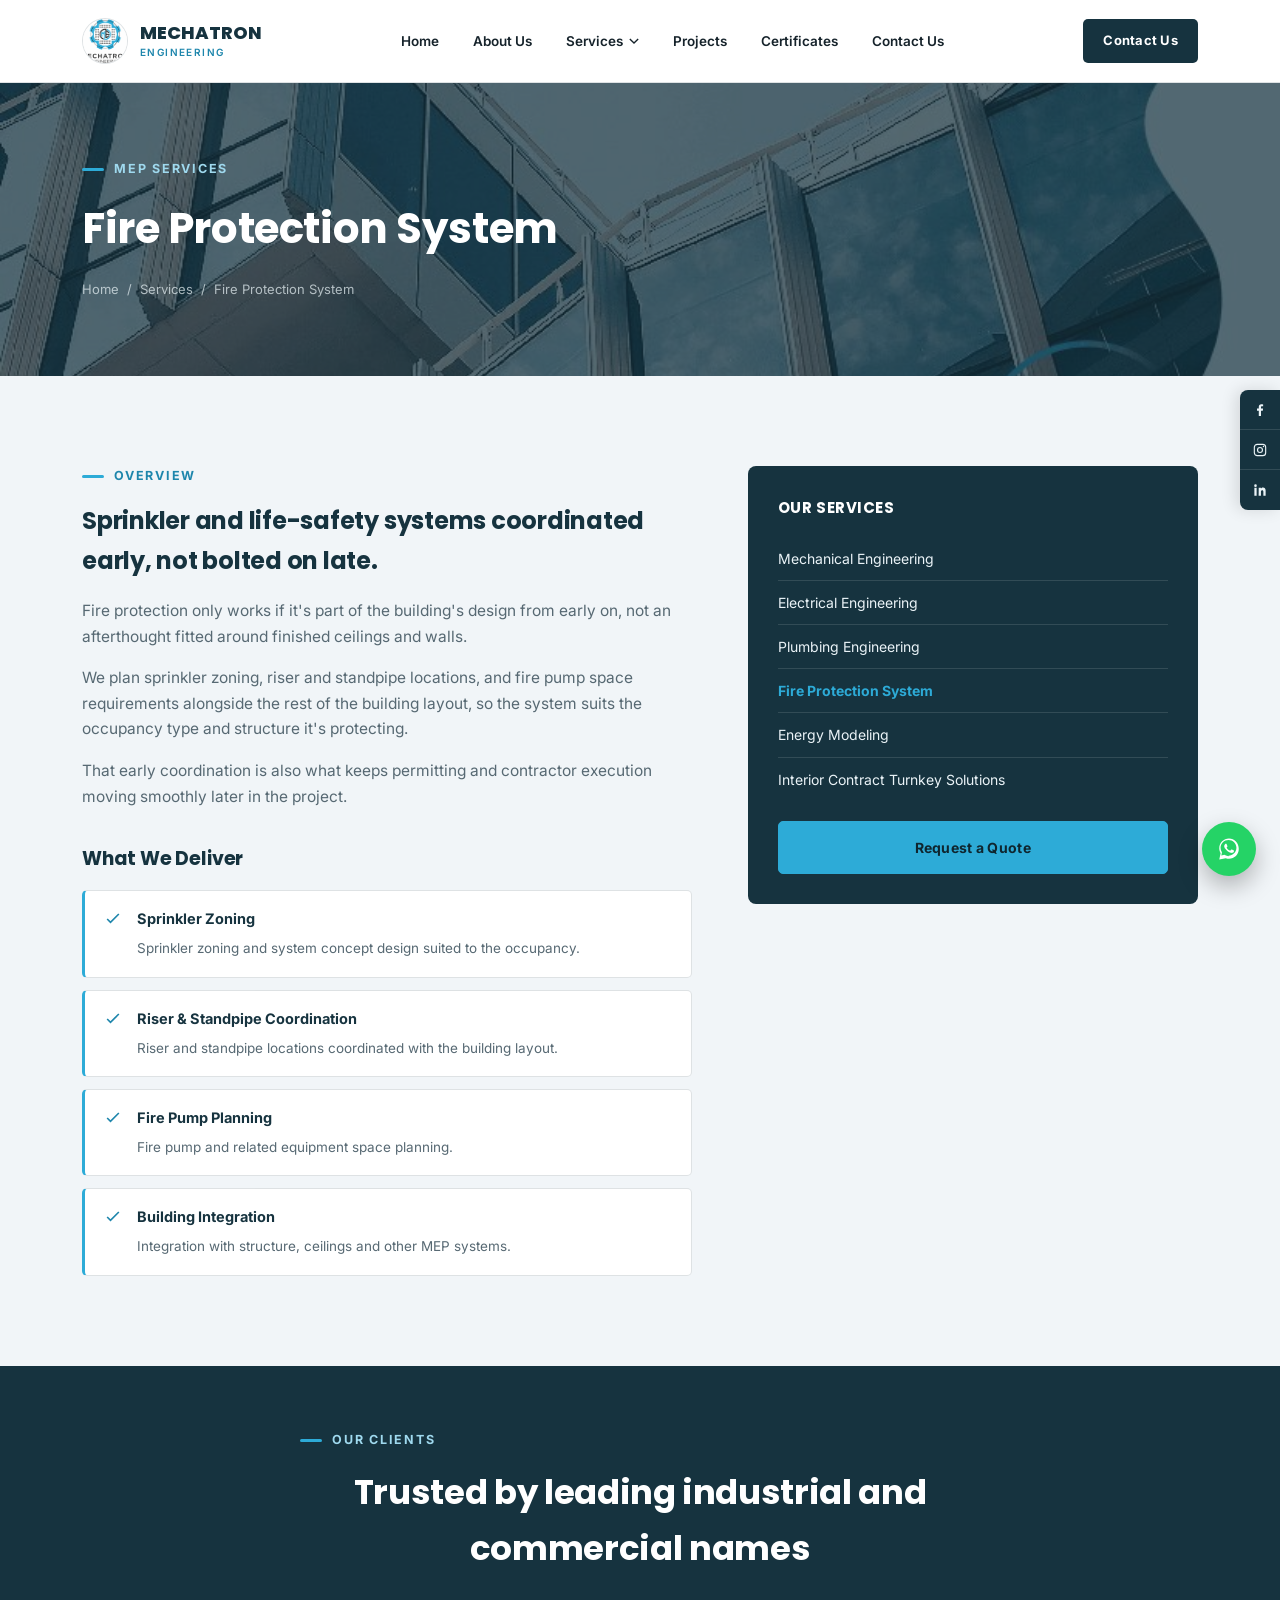
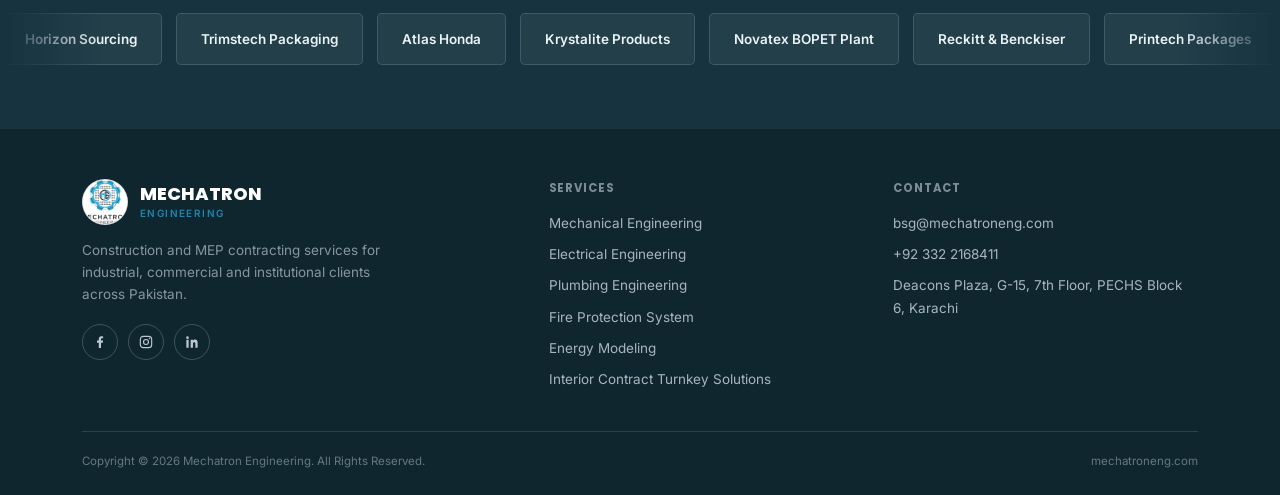
<file: services/fire-protection-system.html>
<!DOCTYPE html>
<html lang="en">
<head>
<meta charset="UTF-8">
<meta name="viewport" content="width=device-width, initial-scale=1.0">
<title>Fire Protection System — Mechatron Engineering</title>
<meta name="description" content="Fire Protection System services from Mechatron Engineering: Sprinkler and life-safety systems coordinated early, not bolted on late.">
<link rel="preconnect" href="https://fonts.googleapis.com">
<link rel="preconnect" href="https://fonts.gstatic.com" crossorigin>
<link href="https://fonts.googleapis.com/css2?family=Poppins:wght@500;600;700;800&family=Inter:wght@400;500;600;700&display=swap" rel="stylesheet">
<link rel="stylesheet" href="../assets/css/style.css">
</head>
<body><a class="whatsapp-float" href="https://wa.me/923322168411" target="_blank" rel="noopener" aria-label="Chat on WhatsApp">
  <svg width="26" height="26" viewBox="0 0 32 32" fill="#fff"><path d="M16.02 3C9.4 3 4 8.4 4 15.02c0 2.23.62 4.32 1.7 6.1L4 29l8.06-1.66a11.94 11.94 0 0 0 3.96.68c6.62 0 12.02-5.4 12.02-12.02C28.04 8.4 22.64 3 16.02 3zm0 21.8c-1.9 0-3.68-.5-5.22-1.42l-.37-.22-3.9.8.83-3.8-.24-.39a9.7 9.7 0 0 1-1.5-5.17c0-5.37 4.37-9.74 9.76-9.74 5.38 0 9.75 4.37 9.75 9.74 0 5.38-4.37 9.74-9.75 9.74zm5.36-7.3c-.29-.15-1.74-.86-2.01-.96-.27-.1-.47-.15-.66.15-.2.29-.76.96-.93 1.16-.17.2-.34.22-.63.07-.29-.15-1.23-.45-2.34-1.44-.86-.77-1.44-1.72-1.61-2.01-.17-.29-.02-.45.13-.6.13-.13.29-.34.44-.51.15-.17.2-.29.29-.49.1-.2.05-.37-.02-.51-.08-.15-.66-1.6-.91-2.19-.24-.57-.48-.5-.66-.51h-.56c-.2 0-.51.07-.78.37s-1.03 1-1.03 2.45 1.06 2.85 1.2 3.05c.15.2 2.09 3.2 5.08 4.48.71.31 1.26.49 1.69.63.71.23 1.36.2 1.87.12.57-.09 1.74-.71 1.99-1.4.25-.68.25-1.27.17-1.4-.07-.13-.26-.2-.55-.35z"/></svg>
</a>

<div class="social-rail">
  <a href="#" target="_blank" rel="noopener" aria-label="Follow on Facebook">
    <svg width="16" height="16" viewBox="0 0 24 24" fill="currentColor"><path d="M13.5 21v-8h2.7l.4-3.1h-3.1V8c0-.9.25-1.5 1.55-1.5h1.65V3.7C15.9 3.6 15 3.5 13.9 3.5c-2.2 0-3.7 1.34-3.7 3.8v2.6H7.5v3.1h2.7v8h3.3z"/></svg>
  </a>
  <a href="#" target="_blank" rel="noopener" aria-label="Follow on Instagram">
    <svg width="16" height="16" viewBox="0 0 24 24" fill="none" stroke="currentColor" stroke-width="1.7"><rect x="3.5" y="3.5" width="17" height="17" rx="4.5"/><circle cx="12" cy="12" r="3.7"/><circle cx="17.2" cy="6.8" r="1" fill="currentColor" stroke="none"/></svg>
  </a>
  <a href="#" target="_blank" rel="noopener" aria-label="Follow on LinkedIn">
    <svg width="16" height="16" viewBox="0 0 24 24" fill="currentColor"><path d="M6.94 8.5H3.56V20.5H6.94V8.5ZM5.25 3.5A1.96 1.96 0 1 0 5.25 7.42 1.96 1.96 0 0 0 5.25 3.5ZM20.44 20.5H17.06V14.7C17.06 13.3 16.55 12.4 15.3 12.4C14.35 12.4 13.78 13.05 13.53 13.68C13.44 13.9 13.42 14.2 13.42 14.5V20.5H10.04S10.09 9.44 10.04 8.5H13.42V9.95C13.87 9.24 14.68 8.23 16.53 8.23C18.82 8.23 20.44 9.72 20.44 12.92V20.5Z"/></svg>
  </a>
</div><header id="siteHeader">
  <div class="wrap nav">
    <a href="../index.html" class="logo">
      <span class="logo-mark"><img src="../assets/img/logo.png" alt="Mechatron Engineering logo"></span>
      <span class="brand-lines">MECHATRON<small>Engineering</small></span>
    </a>
    <ul class="nav-links">
      <li><a href="../index.html">Home</a></li>
      <li><a href="../about.html">About Us</a></li>
      <li class="has-dropdown" class="current">
        <a href="../services/index.html">Services <svg viewBox="0 0 12 8" fill="none" stroke="currentColor" stroke-width="1.6"><path d="M1 1.5 6 6.5 11 1.5"/></svg></a>
        <ul class="dropdown">
          <li><a href="mechanical-engineering.html">Mechanical Engineering</a></li>
          <li><a href="electrical-engineering.html">Electrical Engineering</a></li>
          <li><a href="plumbing-engineering.html">Plumbing Engineering</a></li>
          <li><a href="fire-protection-system.html">Fire Protection System</a></li>
          <li><a href="energy-modeling.html">Energy Modeling</a></li>
          <li><a href="interior-turnkey-solutions.html">Interior Contract Turnkey Solutions</a></li>
        </ul>
      </li>
      <li><a href="../projects.html">Projects</a></li>
      <li><a href="../certificates.html">Certificates</a></li>
      <li><a href="../contact.html">Contact Us</a></li>
    </ul>
    <a href="../contact.html" class="nav-cta">Contact Us</a>
    <div class="burger" id="burger"><span></span><span></span><span></span></div>
  </div>
</header>
<section class="page-hero">
  <div class="bg" style="background-image:url('../assets/img/cover.jpg');"></div>
  <div class="wrap">
    <div class="eyebrow on-dark">MEP Services</div>
    <h1>Fire Protection System</h1>
    <div class="breadcrumb"><a href="../index.html">Home</a><span>/</span><a href="index.html">Services</a><span>/</span><span>Fire Protection System</span></div>
  </div>
</section>

<section>
  <div class="wrap service-detail-grid">
    <div>
      <div class="eyebrow">Overview</div>
      <h2 style="margin-top:14px; margin-bottom:18px;">Sprinkler and life-safety systems coordinated early, not bolted on late.</h2>
      <p>Fire protection only works if it's part of the building's design from early on, not an afterthought fitted around finished ceilings and walls.</p><p>We plan sprinkler zoning, riser and standpipe locations, and fire pump space requirements alongside the rest of the building layout, so the system suits the occupancy type and structure it's protecting.</p><p>That early coordination is also what keeps permitting and contractor execution moving smoothly later in the project.</p>

      <h3 style="margin-top:34px; margin-bottom:16px; font-size:19px;">What We Deliver</h3>
      <div class="deliverables">
        <div class="deliverable">
          <svg viewBox="0 0 24 24" fill="none" stroke="currentColor" stroke-width="2"><path d="M5 12l4 4L19 6"/></svg>
          <div><strong>Sprinkler Zoning</strong><span>Sprinkler zoning and system concept design suited to the occupancy.</span></div>
        </div>
        <div class="deliverable">
          <svg viewBox="0 0 24 24" fill="none" stroke="currentColor" stroke-width="2"><path d="M5 12l4 4L19 6"/></svg>
          <div><strong>Riser & Standpipe Coordination</strong><span>Riser and standpipe locations coordinated with the building layout.</span></div>
        </div>
        <div class="deliverable">
          <svg viewBox="0 0 24 24" fill="none" stroke="currentColor" stroke-width="2"><path d="M5 12l4 4L19 6"/></svg>
          <div><strong>Fire Pump Planning</strong><span>Fire pump and related equipment space planning.</span></div>
        </div>
        <div class="deliverable">
          <svg viewBox="0 0 24 24" fill="none" stroke="currentColor" stroke-width="2"><path d="M5 12l4 4L19 6"/></svg>
          <div><strong>Building Integration</strong><span>Integration with structure, ceilings and other MEP systems.</span></div>
        </div>
      </div>
    </div>

    <aside class="service-side">
      <h4>Our Services</h4>
      <ul>
        <li><a href="mechanical-engineering.html">Mechanical Engineering</a></li>
        <li><a href="electrical-engineering.html">Electrical Engineering</a></li>
        <li><a href="plumbing-engineering.html">Plumbing Engineering</a></li>
        <li><a href="fire-protection-system.html" style="color:var(--cyan); font-weight:700;">Fire Protection System</a></li>
        <li><a href="energy-modeling.html">Energy Modeling</a></li>
        <li><a href="interior-turnkey-solutions.html">Interior Contract Turnkey Solutions</a></li>
      </ul>
      <a href="../contact.html" class="btn btn-primary">Request a Quote</a>
    </aside>
  </div>
</section>

<section class="clients">
  <div class="wrap">
    <div class="section-head">
      <div class="eyebrow on-dark">Our Clients</div>
      <h2>Trusted by leading industrial and commercial names</h2>
    </div>
  </div>
  <div class="marquee"><div class="marquee-track" id="marqueeTrack"></div></div>
</section>
<footer>
  <div class="wrap">
    <div class="footer-grid">
      <div class="footer-brand">
        <a href="../index.html" class="logo" style="color:#fff;">
          <span class="logo-mark"><img src="../assets/img/logo.png" alt="Mechatron Engineering logo"></span>
          <span class="brand-lines" style="color:#fff;">MECHATRON<small>Engineering</small></span>
        </a>
        <p>Construction and MEP contracting services for industrial, commercial and institutional clients across Pakistan.</p>
        <div class="footer-social">
          <a href="#" aria-label="Facebook"><svg width="16" height="16" viewBox="0 0 24 24" fill="currentColor"><path d="M13.5 21v-8h2.7l.4-3.1h-3.1V8c0-.9.25-1.5 1.55-1.5h1.65V3.7C15.9 3.6 15 3.5 13.9 3.5c-2.2 0-3.7 1.34-3.7 3.8v2.6H7.5v3.1h2.7v8h3.3z"/></svg></a>
          <a href="#" aria-label="Instagram"><svg width="16" height="16" viewBox="0 0 24 24" fill="none" stroke="currentColor" stroke-width="1.7"><rect x="3.5" y="3.5" width="17" height="17" rx="4.5"/><circle cx="12" cy="12" r="3.7"/><circle cx="17.2" cy="6.8" r="1" fill="currentColor" stroke="none"/></svg></a>
          <a href="#" aria-label="LinkedIn"><svg width="16" height="16" viewBox="0 0 24 24" fill="currentColor"><path d="M6.94 8.5H3.56V20.5H6.94V8.5ZM5.25 3.5A1.96 1.96 0 1 0 5.25 7.42 1.96 1.96 0 0 0 5.25 3.5ZM20.44 20.5H17.06V14.7C17.06 13.3 16.55 12.4 15.3 12.4C14.35 12.4 13.78 13.05 13.53 13.68C13.44 13.9 13.42 14.2 13.42 14.5V20.5H10.04S10.09 9.44 10.04 8.5H13.42V9.95C13.87 9.24 14.68 8.23 16.53 8.23C18.82 8.23 20.44 9.72 20.44 12.92V20.5Z"/></svg></a>
        </div>
      </div>
      <div>
        <h5>Services</h5>
        <ul>
          <li><a href="mechanical-engineering.html">Mechanical Engineering</a></li>
          <li><a href="electrical-engineering.html">Electrical Engineering</a></li>
          <li><a href="plumbing-engineering.html">Plumbing Engineering</a></li>
          <li><a href="fire-protection-system.html">Fire Protection System</a></li>
          <li><a href="energy-modeling.html">Energy Modeling</a></li>
          <li><a href="interior-turnkey-solutions.html">Interior Contract Turnkey Solutions</a></li>
        </ul>
      </div>
      <div>
        <h5>Contact</h5>
        <ul>
          <li><a href="mailto:bsg@mechatroneng.com">bsg@mechatroneng.com</a></li>
          <li><a href="tel:+923322168411">+92 332 2168411</a></li>
          <li>Deacons Plaza, G-15, 7th Floor, PECHS Block 6, Karachi</li>
        </ul>
      </div>
    </div>
    <div class="footer-bottom">
      <span>Copyright &copy; 2026 Mechatron Engineering. All Rights Reserved.</span>
      <span>mechatroneng.com</span>
    </div>
  </div>
</footer><script src="../assets/js/main.js"></script>
</body>
</html>
</file>
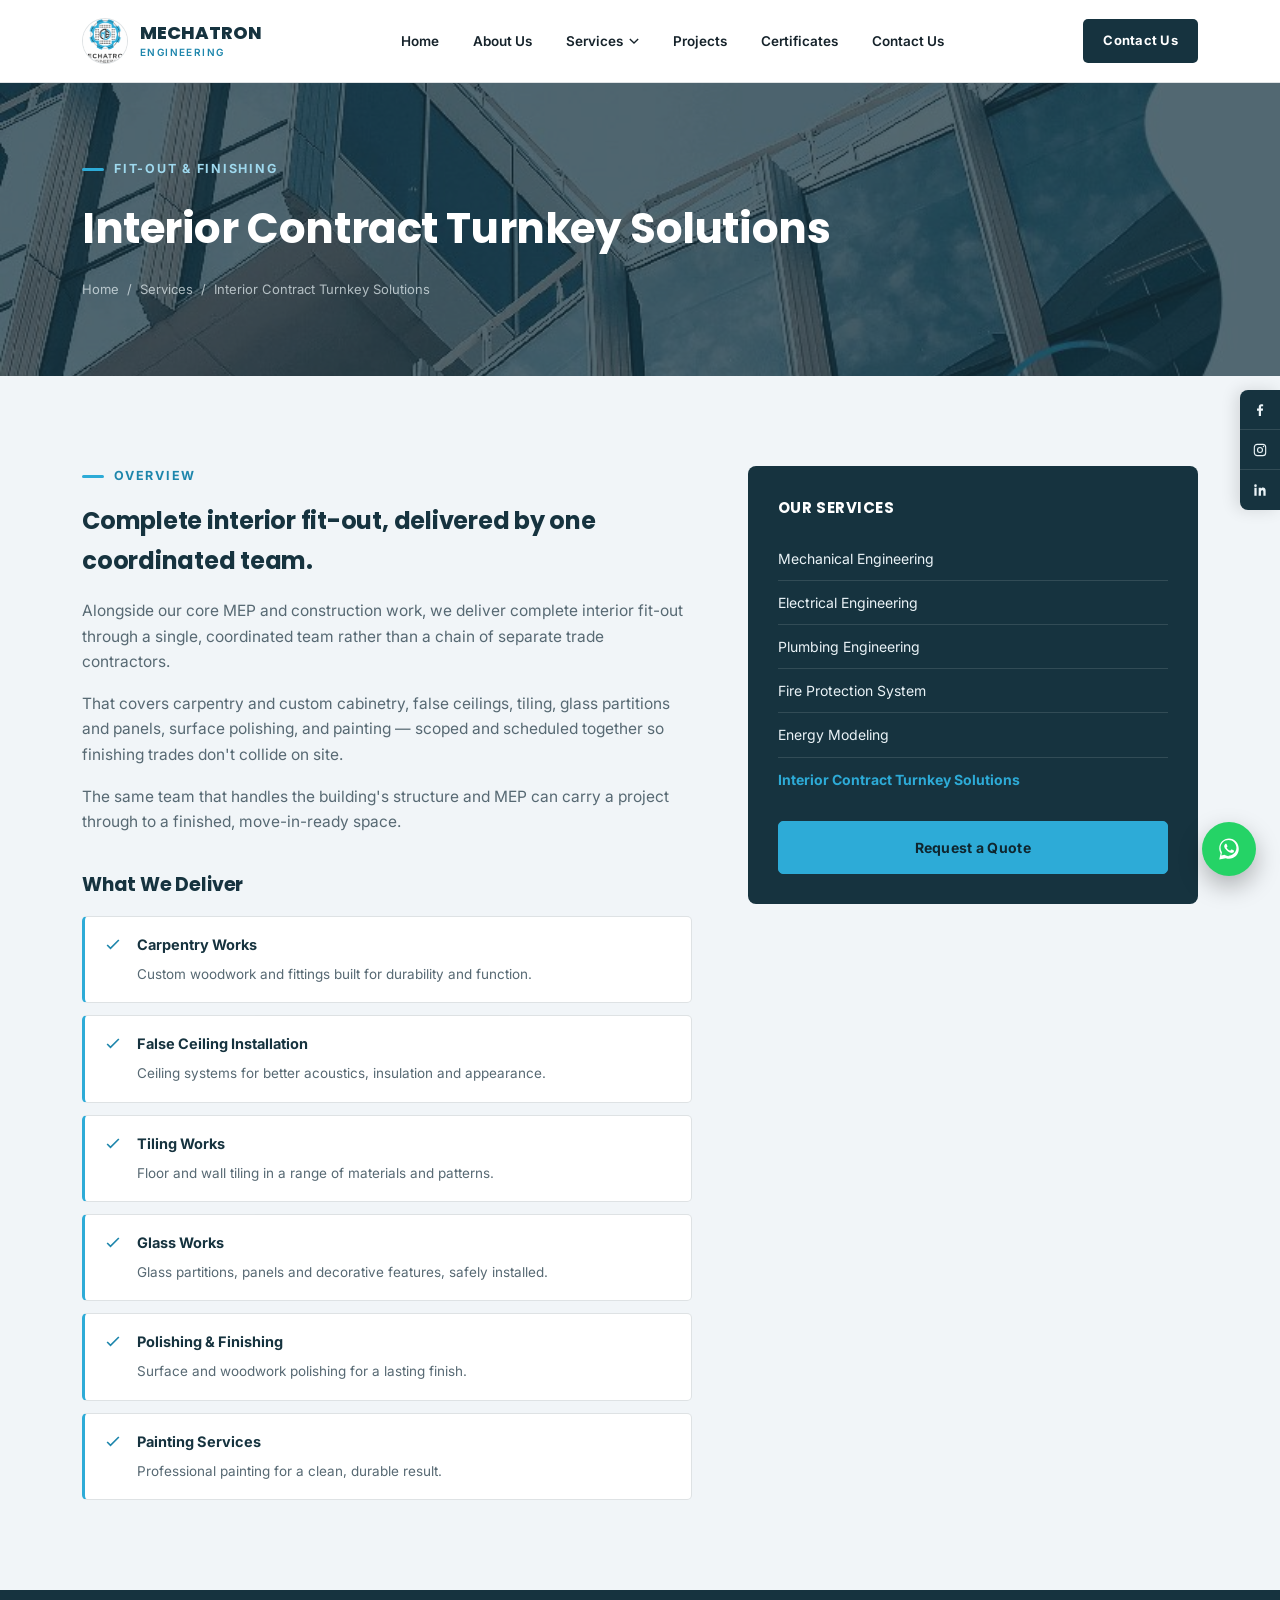
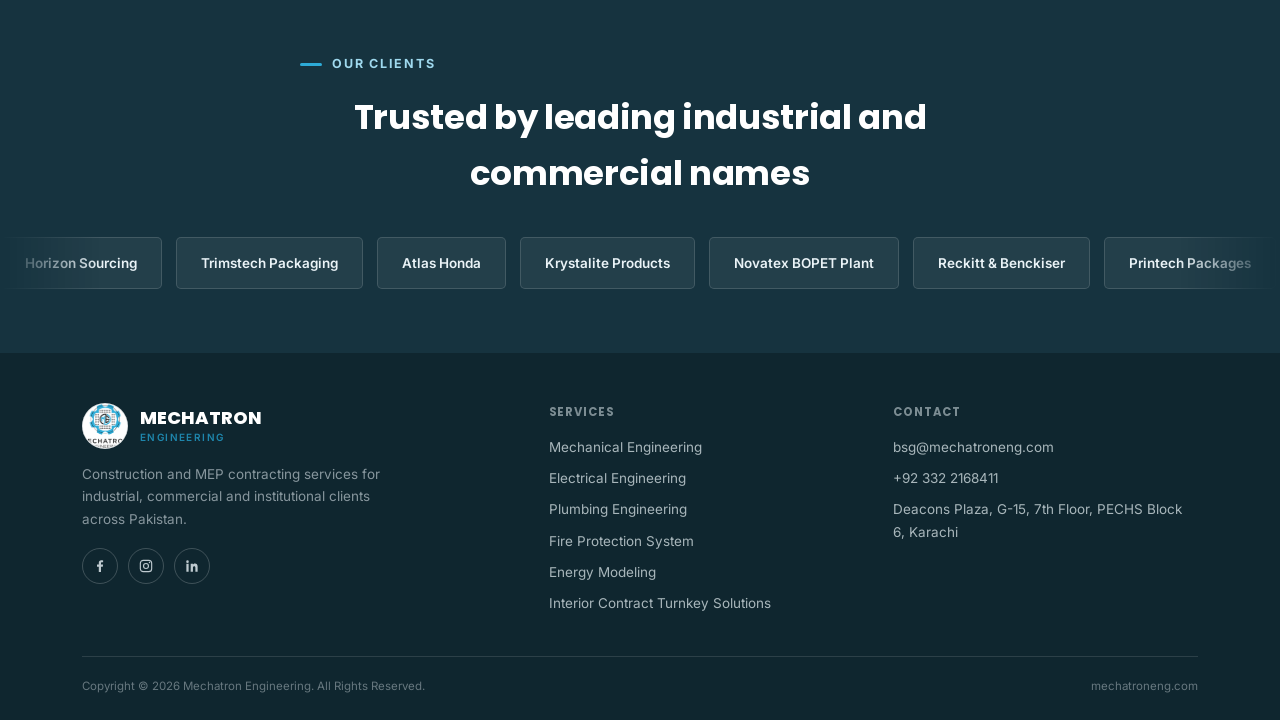
<file: services/interior-turnkey-solutions.html>
<!DOCTYPE html>
<html lang="en">
<head>
<meta charset="UTF-8">
<meta name="viewport" content="width=device-width, initial-scale=1.0">
<title>Interior Contract Turnkey Solutions — Mechatron Engineering</title>
<meta name="description" content="Interior Contract Turnkey Solutions services from Mechatron Engineering: Complete interior fit-out, delivered by one coordinated team.">
<link rel="preconnect" href="https://fonts.googleapis.com">
<link rel="preconnect" href="https://fonts.gstatic.com" crossorigin>
<link href="https://fonts.googleapis.com/css2?family=Poppins:wght@500;600;700;800&family=Inter:wght@400;500;600;700&display=swap" rel="stylesheet">
<link rel="stylesheet" href="../assets/css/style.css">
</head>
<body><a class="whatsapp-float" href="https://wa.me/923322168411" target="_blank" rel="noopener" aria-label="Chat on WhatsApp">
  <svg width="26" height="26" viewBox="0 0 32 32" fill="#fff"><path d="M16.02 3C9.4 3 4 8.4 4 15.02c0 2.23.62 4.32 1.7 6.1L4 29l8.06-1.66a11.94 11.94 0 0 0 3.96.68c6.62 0 12.02-5.4 12.02-12.02C28.04 8.4 22.64 3 16.02 3zm0 21.8c-1.9 0-3.68-.5-5.22-1.42l-.37-.22-3.9.8.83-3.8-.24-.39a9.7 9.7 0 0 1-1.5-5.17c0-5.37 4.37-9.74 9.76-9.74 5.38 0 9.75 4.37 9.75 9.74 0 5.38-4.37 9.74-9.75 9.74zm5.36-7.3c-.29-.15-1.74-.86-2.01-.96-.27-.1-.47-.15-.66.15-.2.29-.76.96-.93 1.16-.17.2-.34.22-.63.07-.29-.15-1.23-.45-2.34-1.44-.86-.77-1.44-1.72-1.61-2.01-.17-.29-.02-.45.13-.6.13-.13.29-.34.44-.51.15-.17.2-.29.29-.49.1-.2.05-.37-.02-.51-.08-.15-.66-1.6-.91-2.19-.24-.57-.48-.5-.66-.51h-.56c-.2 0-.51.07-.78.37s-1.03 1-1.03 2.45 1.06 2.85 1.2 3.05c.15.2 2.09 3.2 5.08 4.48.71.31 1.26.49 1.69.63.71.23 1.36.2 1.87.12.57-.09 1.74-.71 1.99-1.4.25-.68.25-1.27.17-1.4-.07-.13-.26-.2-.55-.35z"/></svg>
</a>

<div class="social-rail">
  <a href="#" target="_blank" rel="noopener" aria-label="Follow on Facebook">
    <svg width="16" height="16" viewBox="0 0 24 24" fill="currentColor"><path d="M13.5 21v-8h2.7l.4-3.1h-3.1V8c0-.9.25-1.5 1.55-1.5h1.65V3.7C15.9 3.6 15 3.5 13.9 3.5c-2.2 0-3.7 1.34-3.7 3.8v2.6H7.5v3.1h2.7v8h3.3z"/></svg>
  </a>
  <a href="#" target="_blank" rel="noopener" aria-label="Follow on Instagram">
    <svg width="16" height="16" viewBox="0 0 24 24" fill="none" stroke="currentColor" stroke-width="1.7"><rect x="3.5" y="3.5" width="17" height="17" rx="4.5"/><circle cx="12" cy="12" r="3.7"/><circle cx="17.2" cy="6.8" r="1" fill="currentColor" stroke="none"/></svg>
  </a>
  <a href="#" target="_blank" rel="noopener" aria-label="Follow on LinkedIn">
    <svg width="16" height="16" viewBox="0 0 24 24" fill="currentColor"><path d="M6.94 8.5H3.56V20.5H6.94V8.5ZM5.25 3.5A1.96 1.96 0 1 0 5.25 7.42 1.96 1.96 0 0 0 5.25 3.5ZM20.44 20.5H17.06V14.7C17.06 13.3 16.55 12.4 15.3 12.4C14.35 12.4 13.78 13.05 13.53 13.68C13.44 13.9 13.42 14.2 13.42 14.5V20.5H10.04S10.09 9.44 10.04 8.5H13.42V9.95C13.87 9.24 14.68 8.23 16.53 8.23C18.82 8.23 20.44 9.72 20.44 12.92V20.5Z"/></svg>
  </a>
</div><header id="siteHeader">
  <div class="wrap nav">
    <a href="../index.html" class="logo">
      <span class="logo-mark"><img src="../assets/img/logo.png" alt="Mechatron Engineering logo"></span>
      <span class="brand-lines">MECHATRON<small>Engineering</small></span>
    </a>
    <ul class="nav-links">
      <li><a href="../index.html">Home</a></li>
      <li><a href="../about.html">About Us</a></li>
      <li class="has-dropdown" class="current">
        <a href="../services/index.html">Services <svg viewBox="0 0 12 8" fill="none" stroke="currentColor" stroke-width="1.6"><path d="M1 1.5 6 6.5 11 1.5"/></svg></a>
        <ul class="dropdown">
          <li><a href="mechanical-engineering.html">Mechanical Engineering</a></li>
          <li><a href="electrical-engineering.html">Electrical Engineering</a></li>
          <li><a href="plumbing-engineering.html">Plumbing Engineering</a></li>
          <li><a href="fire-protection-system.html">Fire Protection System</a></li>
          <li><a href="energy-modeling.html">Energy Modeling</a></li>
          <li><a href="interior-turnkey-solutions.html">Interior Contract Turnkey Solutions</a></li>
        </ul>
      </li>
      <li><a href="../projects.html">Projects</a></li>
      <li><a href="../certificates.html">Certificates</a></li>
      <li><a href="../contact.html">Contact Us</a></li>
    </ul>
    <a href="../contact.html" class="nav-cta">Contact Us</a>
    <div class="burger" id="burger"><span></span><span></span><span></span></div>
  </div>
</header>
<section class="page-hero">
  <div class="bg" style="background-image:url('../assets/img/cover.jpg');"></div>
  <div class="wrap">
    <div class="eyebrow on-dark">Fit-Out & Finishing</div>
    <h1>Interior Contract Turnkey Solutions</h1>
    <div class="breadcrumb"><a href="../index.html">Home</a><span>/</span><a href="index.html">Services</a><span>/</span><span>Interior Contract Turnkey Solutions</span></div>
  </div>
</section>

<section>
  <div class="wrap service-detail-grid">
    <div>
      <div class="eyebrow">Overview</div>
      <h2 style="margin-top:14px; margin-bottom:18px;">Complete interior fit-out, delivered by one coordinated team.</h2>
      <p>Alongside our core MEP and construction work, we deliver complete interior fit-out through a single, coordinated team rather than a chain of separate trade contractors.</p><p>That covers carpentry and custom cabinetry, false ceilings, tiling, glass partitions and panels, surface polishing, and painting — scoped and scheduled together so finishing trades don't collide on site.</p><p>The same team that handles the building's structure and MEP can carry a project through to a finished, move-in-ready space.</p>

      <h3 style="margin-top:34px; margin-bottom:16px; font-size:19px;">What We Deliver</h3>
      <div class="deliverables">
        <div class="deliverable">
          <svg viewBox="0 0 24 24" fill="none" stroke="currentColor" stroke-width="2"><path d="M5 12l4 4L19 6"/></svg>
          <div><strong>Carpentry Works</strong><span>Custom woodwork and fittings built for durability and function.</span></div>
        </div>
        <div class="deliverable">
          <svg viewBox="0 0 24 24" fill="none" stroke="currentColor" stroke-width="2"><path d="M5 12l4 4L19 6"/></svg>
          <div><strong>False Ceiling Installation</strong><span>Ceiling systems for better acoustics, insulation and appearance.</span></div>
        </div>
        <div class="deliverable">
          <svg viewBox="0 0 24 24" fill="none" stroke="currentColor" stroke-width="2"><path d="M5 12l4 4L19 6"/></svg>
          <div><strong>Tiling Works</strong><span>Floor and wall tiling in a range of materials and patterns.</span></div>
        </div>
        <div class="deliverable">
          <svg viewBox="0 0 24 24" fill="none" stroke="currentColor" stroke-width="2"><path d="M5 12l4 4L19 6"/></svg>
          <div><strong>Glass Works</strong><span>Glass partitions, panels and decorative features, safely installed.</span></div>
        </div>
        <div class="deliverable">
          <svg viewBox="0 0 24 24" fill="none" stroke="currentColor" stroke-width="2"><path d="M5 12l4 4L19 6"/></svg>
          <div><strong>Polishing & Finishing</strong><span>Surface and woodwork polishing for a lasting finish.</span></div>
        </div>
        <div class="deliverable">
          <svg viewBox="0 0 24 24" fill="none" stroke="currentColor" stroke-width="2"><path d="M5 12l4 4L19 6"/></svg>
          <div><strong>Painting Services</strong><span>Professional painting for a clean, durable result.</span></div>
        </div>
      </div>
    </div>

    <aside class="service-side">
      <h4>Our Services</h4>
      <ul>
        <li><a href="mechanical-engineering.html">Mechanical Engineering</a></li>
        <li><a href="electrical-engineering.html">Electrical Engineering</a></li>
        <li><a href="plumbing-engineering.html">Plumbing Engineering</a></li>
        <li><a href="fire-protection-system.html">Fire Protection System</a></li>
        <li><a href="energy-modeling.html">Energy Modeling</a></li>
        <li><a href="interior-turnkey-solutions.html" style="color:var(--cyan); font-weight:700;">Interior Contract Turnkey Solutions</a></li>
      </ul>
      <a href="../contact.html" class="btn btn-primary">Request a Quote</a>
    </aside>
  </div>
</section>

<section class="clients">
  <div class="wrap">
    <div class="section-head">
      <div class="eyebrow on-dark">Our Clients</div>
      <h2>Trusted by leading industrial and commercial names</h2>
    </div>
  </div>
  <div class="marquee"><div class="marquee-track" id="marqueeTrack"></div></div>
</section>
<footer>
  <div class="wrap">
    <div class="footer-grid">
      <div class="footer-brand">
        <a href="../index.html" class="logo" style="color:#fff;">
          <span class="logo-mark"><img src="../assets/img/logo.png" alt="Mechatron Engineering logo"></span>
          <span class="brand-lines" style="color:#fff;">MECHATRON<small>Engineering</small></span>
        </a>
        <p>Construction and MEP contracting services for industrial, commercial and institutional clients across Pakistan.</p>
        <div class="footer-social">
          <a href="#" aria-label="Facebook"><svg width="16" height="16" viewBox="0 0 24 24" fill="currentColor"><path d="M13.5 21v-8h2.7l.4-3.1h-3.1V8c0-.9.25-1.5 1.55-1.5h1.65V3.7C15.9 3.6 15 3.5 13.9 3.5c-2.2 0-3.7 1.34-3.7 3.8v2.6H7.5v3.1h2.7v8h3.3z"/></svg></a>
          <a href="#" aria-label="Instagram"><svg width="16" height="16" viewBox="0 0 24 24" fill="none" stroke="currentColor" stroke-width="1.7"><rect x="3.5" y="3.5" width="17" height="17" rx="4.5"/><circle cx="12" cy="12" r="3.7"/><circle cx="17.2" cy="6.8" r="1" fill="currentColor" stroke="none"/></svg></a>
          <a href="#" aria-label="LinkedIn"><svg width="16" height="16" viewBox="0 0 24 24" fill="currentColor"><path d="M6.94 8.5H3.56V20.5H6.94V8.5ZM5.25 3.5A1.96 1.96 0 1 0 5.25 7.42 1.96 1.96 0 0 0 5.25 3.5ZM20.44 20.5H17.06V14.7C17.06 13.3 16.55 12.4 15.3 12.4C14.35 12.4 13.78 13.05 13.53 13.68C13.44 13.9 13.42 14.2 13.42 14.5V20.5H10.04S10.09 9.44 10.04 8.5H13.42V9.95C13.87 9.24 14.68 8.23 16.53 8.23C18.82 8.23 20.44 9.72 20.44 12.92V20.5Z"/></svg></a>
        </div>
      </div>
      <div>
        <h5>Services</h5>
        <ul>
          <li><a href="mechanical-engineering.html">Mechanical Engineering</a></li>
          <li><a href="electrical-engineering.html">Electrical Engineering</a></li>
          <li><a href="plumbing-engineering.html">Plumbing Engineering</a></li>
          <li><a href="fire-protection-system.html">Fire Protection System</a></li>
          <li><a href="energy-modeling.html">Energy Modeling</a></li>
          <li><a href="interior-turnkey-solutions.html">Interior Contract Turnkey Solutions</a></li>
        </ul>
      </div>
      <div>
        <h5>Contact</h5>
        <ul>
          <li><a href="mailto:bsg@mechatroneng.com">bsg@mechatroneng.com</a></li>
          <li><a href="tel:+923322168411">+92 332 2168411</a></li>
          <li>Deacons Plaza, G-15, 7th Floor, PECHS Block 6, Karachi</li>
        </ul>
      </div>
    </div>
    <div class="footer-bottom">
      <span>Copyright &copy; 2026 Mechatron Engineering. All Rights Reserved.</span>
      <span>mechatroneng.com</span>
    </div>
  </div>
</footer><script src="../assets/js/main.js"></script>
</body>
</html>
</file>
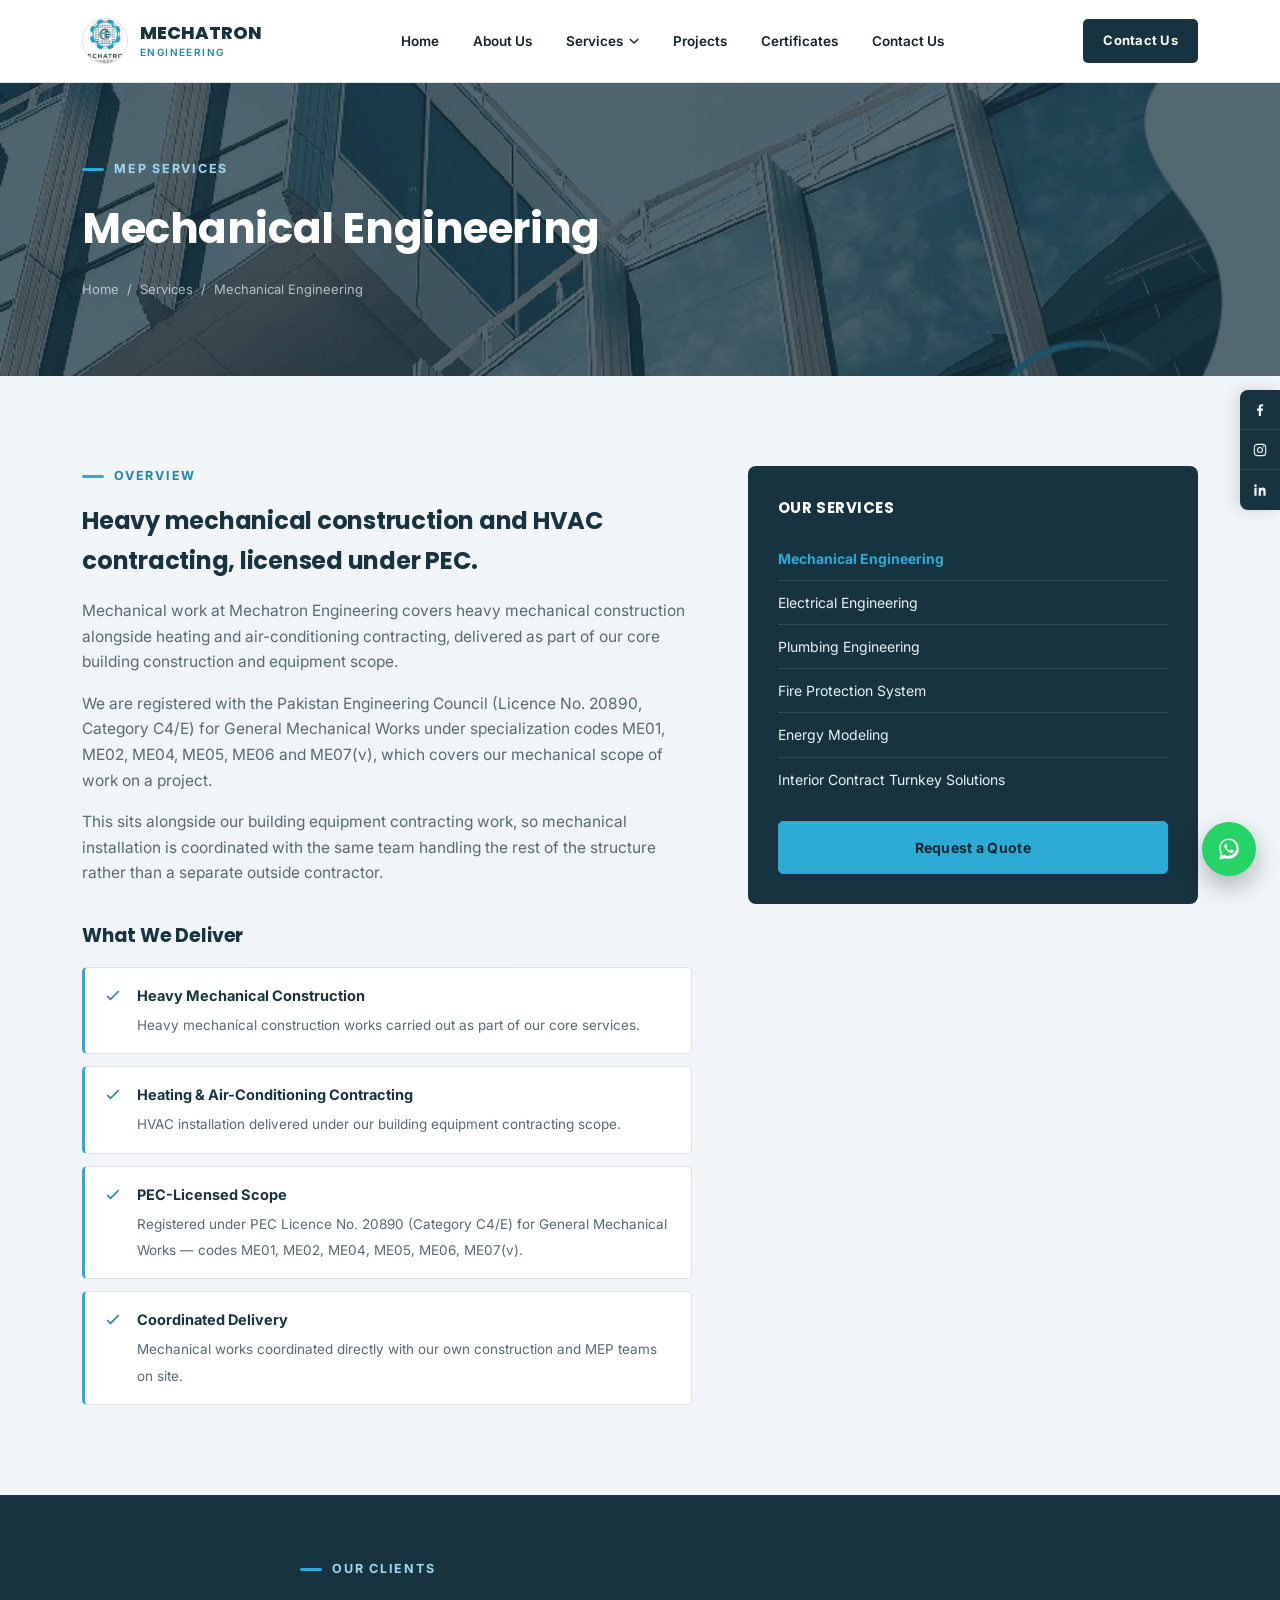
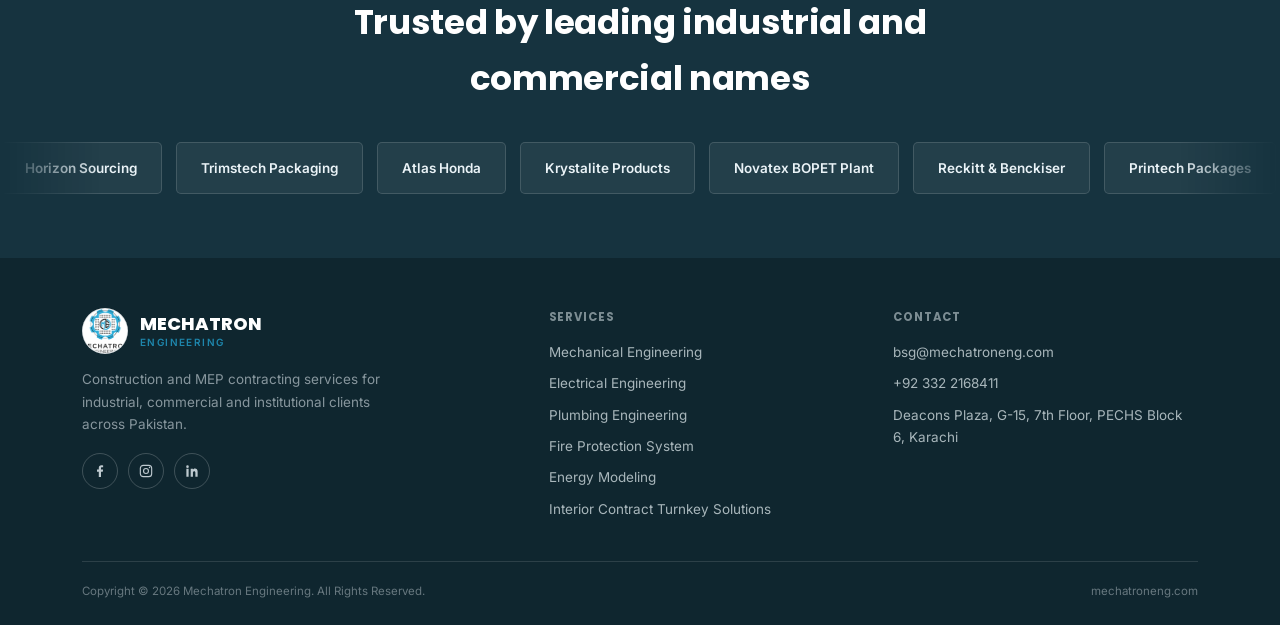
<file: services/mechanical-engineering.html>
<!DOCTYPE html>
<html lang="en">
<head>
<meta charset="UTF-8">
<meta name="viewport" content="width=device-width, initial-scale=1.0">
<title>Mechanical Engineering — Mechatron Engineering</title>
<meta name="description" content="Mechanical Engineering services from Mechatron Engineering: Heavy mechanical construction and HVAC contracting, licensed under PEC.">
<link rel="preconnect" href="https://fonts.googleapis.com">
<link rel="preconnect" href="https://fonts.gstatic.com" crossorigin>
<link href="https://fonts.googleapis.com/css2?family=Poppins:wght@500;600;700;800&family=Inter:wght@400;500;600;700&display=swap" rel="stylesheet">
<link rel="stylesheet" href="../assets/css/style.css">
</head>
<body><a class="whatsapp-float" href="https://wa.me/923322168411" target="_blank" rel="noopener" aria-label="Chat on WhatsApp">
  <svg width="26" height="26" viewBox="0 0 32 32" fill="#fff"><path d="M16.02 3C9.4 3 4 8.4 4 15.02c0 2.23.62 4.32 1.7 6.1L4 29l8.06-1.66a11.94 11.94 0 0 0 3.96.68c6.62 0 12.02-5.4 12.02-12.02C28.04 8.4 22.64 3 16.02 3zm0 21.8c-1.9 0-3.68-.5-5.22-1.42l-.37-.22-3.9.8.83-3.8-.24-.39a9.7 9.7 0 0 1-1.5-5.17c0-5.37 4.37-9.74 9.76-9.74 5.38 0 9.75 4.37 9.75 9.74 0 5.38-4.37 9.74-9.75 9.74zm5.36-7.3c-.29-.15-1.74-.86-2.01-.96-.27-.1-.47-.15-.66.15-.2.29-.76.96-.93 1.16-.17.2-.34.22-.63.07-.29-.15-1.23-.45-2.34-1.44-.86-.77-1.44-1.72-1.61-2.01-.17-.29-.02-.45.13-.6.13-.13.29-.34.44-.51.15-.17.2-.29.29-.49.1-.2.05-.37-.02-.51-.08-.15-.66-1.6-.91-2.19-.24-.57-.48-.5-.66-.51h-.56c-.2 0-.51.07-.78.37s-1.03 1-1.03 2.45 1.06 2.85 1.2 3.05c.15.2 2.09 3.2 5.08 4.48.71.31 1.26.49 1.69.63.71.23 1.36.2 1.87.12.57-.09 1.74-.71 1.99-1.4.25-.68.25-1.27.17-1.4-.07-.13-.26-.2-.55-.35z"/></svg>
</a>

<div class="social-rail">
  <a href="#" target="_blank" rel="noopener" aria-label="Follow on Facebook">
    <svg width="16" height="16" viewBox="0 0 24 24" fill="currentColor"><path d="M13.5 21v-8h2.7l.4-3.1h-3.1V8c0-.9.25-1.5 1.55-1.5h1.65V3.7C15.9 3.6 15 3.5 13.9 3.5c-2.2 0-3.7 1.34-3.7 3.8v2.6H7.5v3.1h2.7v8h3.3z"/></svg>
  </a>
  <a href="#" target="_blank" rel="noopener" aria-label="Follow on Instagram">
    <svg width="16" height="16" viewBox="0 0 24 24" fill="none" stroke="currentColor" stroke-width="1.7"><rect x="3.5" y="3.5" width="17" height="17" rx="4.5"/><circle cx="12" cy="12" r="3.7"/><circle cx="17.2" cy="6.8" r="1" fill="currentColor" stroke="none"/></svg>
  </a>
  <a href="#" target="_blank" rel="noopener" aria-label="Follow on LinkedIn">
    <svg width="16" height="16" viewBox="0 0 24 24" fill="currentColor"><path d="M6.94 8.5H3.56V20.5H6.94V8.5ZM5.25 3.5A1.96 1.96 0 1 0 5.25 7.42 1.96 1.96 0 0 0 5.25 3.5ZM20.44 20.5H17.06V14.7C17.06 13.3 16.55 12.4 15.3 12.4C14.35 12.4 13.78 13.05 13.53 13.68C13.44 13.9 13.42 14.2 13.42 14.5V20.5H10.04S10.09 9.44 10.04 8.5H13.42V9.95C13.87 9.24 14.68 8.23 16.53 8.23C18.82 8.23 20.44 9.72 20.44 12.92V20.5Z"/></svg>
  </a>
</div><header id="siteHeader">
  <div class="wrap nav">
    <a href="../index.html" class="logo">
      <span class="logo-mark"><img src="../assets/img/logo.png" alt="Mechatron Engineering logo"></span>
      <span class="brand-lines">MECHATRON<small>Engineering</small></span>
    </a>
    <ul class="nav-links">
      <li><a href="../index.html">Home</a></li>
      <li><a href="../about.html">About Us</a></li>
      <li class="has-dropdown" class="current">
        <a href="../services/index.html">Services <svg viewBox="0 0 12 8" fill="none" stroke="currentColor" stroke-width="1.6"><path d="M1 1.5 6 6.5 11 1.5"/></svg></a>
        <ul class="dropdown">
          <li><a href="mechanical-engineering.html">Mechanical Engineering</a></li>
          <li><a href="electrical-engineering.html">Electrical Engineering</a></li>
          <li><a href="plumbing-engineering.html">Plumbing Engineering</a></li>
          <li><a href="fire-protection-system.html">Fire Protection System</a></li>
          <li><a href="energy-modeling.html">Energy Modeling</a></li>
          <li><a href="interior-turnkey-solutions.html">Interior Contract Turnkey Solutions</a></li>
        </ul>
      </li>
      <li><a href="../projects.html">Projects</a></li>
      <li><a href="../certificates.html">Certificates</a></li>
      <li><a href="../contact.html">Contact Us</a></li>
    </ul>
    <a href="../contact.html" class="nav-cta">Contact Us</a>
    <div class="burger" id="burger"><span></span><span></span><span></span></div>
  </div>
</header>
<section class="page-hero">
  <div class="bg" style="background-image:url('../assets/img/cover.jpg');"></div>
  <div class="wrap">
    <div class="eyebrow on-dark">MEP Services</div>
    <h1>Mechanical Engineering</h1>
    <div class="breadcrumb"><a href="../index.html">Home</a><span>/</span><a href="index.html">Services</a><span>/</span><span>Mechanical Engineering</span></div>
  </div>
</section>

<section>
  <div class="wrap service-detail-grid">
    <div>
      <div class="eyebrow">Overview</div>
      <h2 style="margin-top:14px; margin-bottom:18px;">Heavy mechanical construction and HVAC contracting, licensed under PEC.</h2>
      <p>Mechanical work at Mechatron Engineering covers heavy mechanical construction alongside heating and air-conditioning contracting, delivered as part of our core building construction and equipment scope.</p><p>We are registered with the Pakistan Engineering Council (Licence No. 20890, Category C4/E) for General Mechanical Works under specialization codes ME01, ME02, ME04, ME05, ME06 and ME07(v), which covers our mechanical scope of work on a project.</p><p>This sits alongside our building equipment contracting work, so mechanical installation is coordinated with the same team handling the rest of the structure rather than a separate outside contractor.</p>

      <h3 style="margin-top:34px; margin-bottom:16px; font-size:19px;">What We Deliver</h3>
      <div class="deliverables">
        <div class="deliverable">
          <svg viewBox="0 0 24 24" fill="none" stroke="currentColor" stroke-width="2"><path d="M5 12l4 4L19 6"/></svg>
          <div><strong>Heavy Mechanical Construction</strong><span>Heavy mechanical construction works carried out as part of our core services.</span></div>
        </div>
        <div class="deliverable">
          <svg viewBox="0 0 24 24" fill="none" stroke="currentColor" stroke-width="2"><path d="M5 12l4 4L19 6"/></svg>
          <div><strong>Heating & Air-Conditioning Contracting</strong><span>HVAC installation delivered under our building equipment contracting scope.</span></div>
        </div>
        <div class="deliverable">
          <svg viewBox="0 0 24 24" fill="none" stroke="currentColor" stroke-width="2"><path d="M5 12l4 4L19 6"/></svg>
          <div><strong>PEC-Licensed Scope</strong><span>Registered under PEC Licence No. 20890 (Category C4/E) for General Mechanical Works — codes ME01, ME02, ME04, ME05, ME06, ME07(v).</span></div>
        </div>
        <div class="deliverable">
          <svg viewBox="0 0 24 24" fill="none" stroke="currentColor" stroke-width="2"><path d="M5 12l4 4L19 6"/></svg>
          <div><strong>Coordinated Delivery</strong><span>Mechanical works coordinated directly with our own construction and MEP teams on site.</span></div>
        </div>
      </div>
    </div>

    <aside class="service-side">
      <h4>Our Services</h4>
      <ul>
        <li><a href="mechanical-engineering.html" style="color:var(--cyan); font-weight:700;">Mechanical Engineering</a></li>
        <li><a href="electrical-engineering.html">Electrical Engineering</a></li>
        <li><a href="plumbing-engineering.html">Plumbing Engineering</a></li>
        <li><a href="fire-protection-system.html">Fire Protection System</a></li>
        <li><a href="energy-modeling.html">Energy Modeling</a></li>
        <li><a href="interior-turnkey-solutions.html">Interior Contract Turnkey Solutions</a></li>
      </ul>
      <a href="../contact.html" class="btn btn-primary">Request a Quote</a>
    </aside>
  </div>
</section>

<section class="clients">
  <div class="wrap">
    <div class="section-head">
      <div class="eyebrow on-dark">Our Clients</div>
      <h2>Trusted by leading industrial and commercial names</h2>
    </div>
  </div>
  <div class="marquee"><div class="marquee-track" id="marqueeTrack"></div></div>
</section>
<footer>
  <div class="wrap">
    <div class="footer-grid">
      <div class="footer-brand">
        <a href="../index.html" class="logo" style="color:#fff;">
          <span class="logo-mark"><img src="../assets/img/logo.png" alt="Mechatron Engineering logo"></span>
          <span class="brand-lines" style="color:#fff;">MECHATRON<small>Engineering</small></span>
        </a>
        <p>Construction and MEP contracting services for industrial, commercial and institutional clients across Pakistan.</p>
        <div class="footer-social">
          <a href="#" aria-label="Facebook"><svg width="16" height="16" viewBox="0 0 24 24" fill="currentColor"><path d="M13.5 21v-8h2.7l.4-3.1h-3.1V8c0-.9.25-1.5 1.55-1.5h1.65V3.7C15.9 3.6 15 3.5 13.9 3.5c-2.2 0-3.7 1.34-3.7 3.8v2.6H7.5v3.1h2.7v8h3.3z"/></svg></a>
          <a href="#" aria-label="Instagram"><svg width="16" height="16" viewBox="0 0 24 24" fill="none" stroke="currentColor" stroke-width="1.7"><rect x="3.5" y="3.5" width="17" height="17" rx="4.5"/><circle cx="12" cy="12" r="3.7"/><circle cx="17.2" cy="6.8" r="1" fill="currentColor" stroke="none"/></svg></a>
          <a href="#" aria-label="LinkedIn"><svg width="16" height="16" viewBox="0 0 24 24" fill="currentColor"><path d="M6.94 8.5H3.56V20.5H6.94V8.5ZM5.25 3.5A1.96 1.96 0 1 0 5.25 7.42 1.96 1.96 0 0 0 5.25 3.5ZM20.44 20.5H17.06V14.7C17.06 13.3 16.55 12.4 15.3 12.4C14.35 12.4 13.78 13.05 13.53 13.68C13.44 13.9 13.42 14.2 13.42 14.5V20.5H10.04S10.09 9.44 10.04 8.5H13.42V9.95C13.87 9.24 14.68 8.23 16.53 8.23C18.82 8.23 20.44 9.72 20.44 12.92V20.5Z"/></svg></a>
        </div>
      </div>
      <div>
        <h5>Services</h5>
        <ul>
          <li><a href="mechanical-engineering.html">Mechanical Engineering</a></li>
          <li><a href="electrical-engineering.html">Electrical Engineering</a></li>
          <li><a href="plumbing-engineering.html">Plumbing Engineering</a></li>
          <li><a href="fire-protection-system.html">Fire Protection System</a></li>
          <li><a href="energy-modeling.html">Energy Modeling</a></li>
          <li><a href="interior-turnkey-solutions.html">Interior Contract Turnkey Solutions</a></li>
        </ul>
      </div>
      <div>
        <h5>Contact</h5>
        <ul>
          <li><a href="mailto:bsg@mechatroneng.com">bsg@mechatroneng.com</a></li>
          <li><a href="tel:+923322168411">+92 332 2168411</a></li>
          <li>Deacons Plaza, G-15, 7th Floor, PECHS Block 6, Karachi</li>
        </ul>
      </div>
    </div>
    <div class="footer-bottom">
      <span>Copyright &copy; 2026 Mechatron Engineering. All Rights Reserved.</span>
      <span>mechatroneng.com</span>
    </div>
  </div>
</footer><script src="../assets/js/main.js"></script>
</body>
</html>
</file>
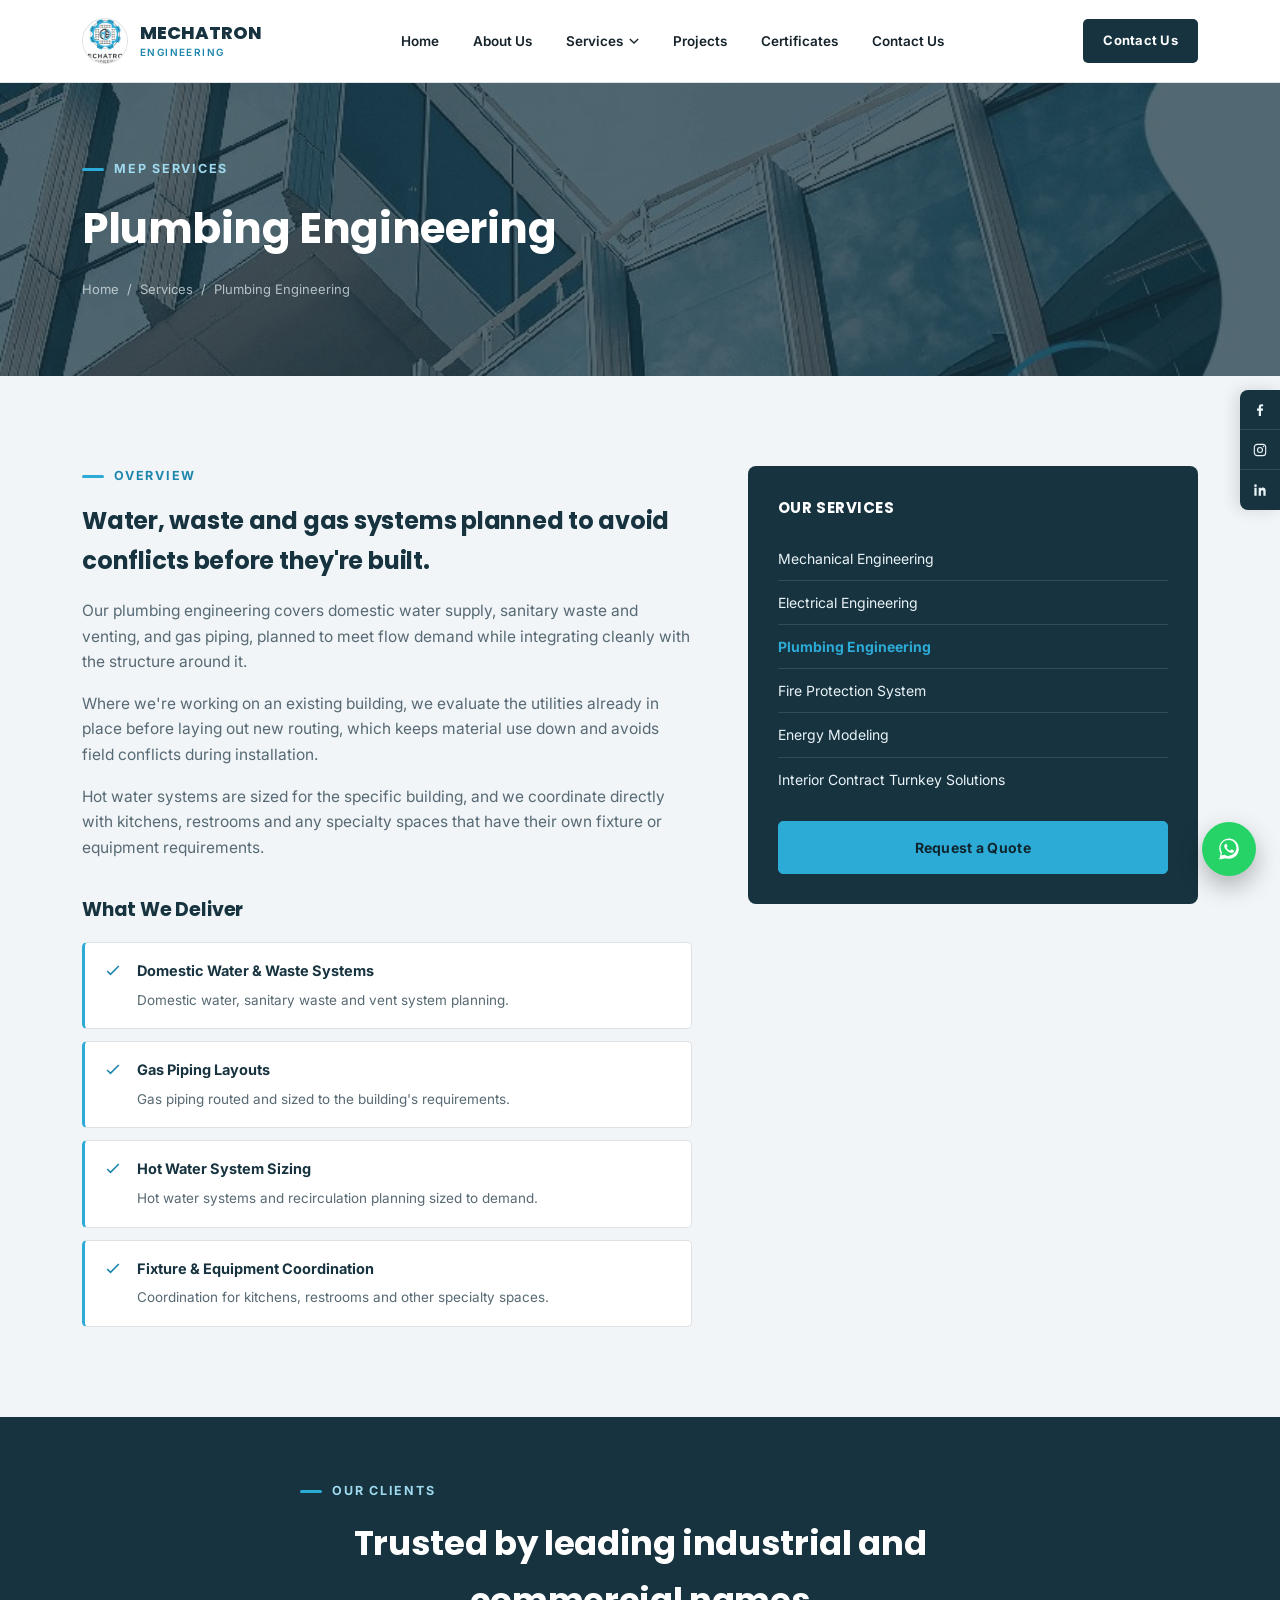
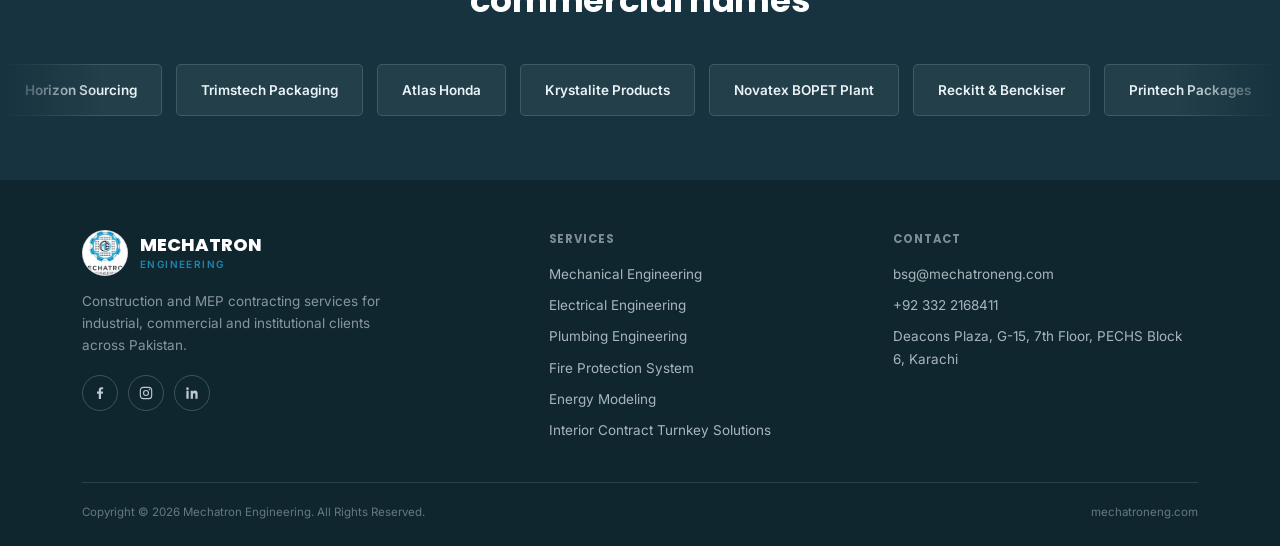
<file: services/plumbing-engineering.html>
<!DOCTYPE html>
<html lang="en">
<head>
<meta charset="UTF-8">
<meta name="viewport" content="width=device-width, initial-scale=1.0">
<title>Plumbing Engineering — Mechatron Engineering</title>
<meta name="description" content="Plumbing Engineering services from Mechatron Engineering: Water, waste and gas systems planned to avoid conflicts before they're built.">
<link rel="preconnect" href="https://fonts.googleapis.com">
<link rel="preconnect" href="https://fonts.gstatic.com" crossorigin>
<link href="https://fonts.googleapis.com/css2?family=Poppins:wght@500;600;700;800&family=Inter:wght@400;500;600;700&display=swap" rel="stylesheet">
<link rel="stylesheet" href="../assets/css/style.css">
</head>
<body><a class="whatsapp-float" href="https://wa.me/923322168411" target="_blank" rel="noopener" aria-label="Chat on WhatsApp">
  <svg width="26" height="26" viewBox="0 0 32 32" fill="#fff"><path d="M16.02 3C9.4 3 4 8.4 4 15.02c0 2.23.62 4.32 1.7 6.1L4 29l8.06-1.66a11.94 11.94 0 0 0 3.96.68c6.62 0 12.02-5.4 12.02-12.02C28.04 8.4 22.64 3 16.02 3zm0 21.8c-1.9 0-3.68-.5-5.22-1.42l-.37-.22-3.9.8.83-3.8-.24-.39a9.7 9.7 0 0 1-1.5-5.17c0-5.37 4.37-9.74 9.76-9.74 5.38 0 9.75 4.37 9.75 9.74 0 5.38-4.37 9.74-9.75 9.74zm5.36-7.3c-.29-.15-1.74-.86-2.01-.96-.27-.1-.47-.15-.66.15-.2.29-.76.96-.93 1.16-.17.2-.34.22-.63.07-.29-.15-1.23-.45-2.34-1.44-.86-.77-1.44-1.72-1.61-2.01-.17-.29-.02-.45.13-.6.13-.13.29-.34.44-.51.15-.17.2-.29.29-.49.1-.2.05-.37-.02-.51-.08-.15-.66-1.6-.91-2.19-.24-.57-.48-.5-.66-.51h-.56c-.2 0-.51.07-.78.37s-1.03 1-1.03 2.45 1.06 2.85 1.2 3.05c.15.2 2.09 3.2 5.08 4.48.71.31 1.26.49 1.69.63.71.23 1.36.2 1.87.12.57-.09 1.74-.71 1.99-1.4.25-.68.25-1.27.17-1.4-.07-.13-.26-.2-.55-.35z"/></svg>
</a>

<div class="social-rail">
  <a href="#" target="_blank" rel="noopener" aria-label="Follow on Facebook">
    <svg width="16" height="16" viewBox="0 0 24 24" fill="currentColor"><path d="M13.5 21v-8h2.7l.4-3.1h-3.1V8c0-.9.25-1.5 1.55-1.5h1.65V3.7C15.9 3.6 15 3.5 13.9 3.5c-2.2 0-3.7 1.34-3.7 3.8v2.6H7.5v3.1h2.7v8h3.3z"/></svg>
  </a>
  <a href="#" target="_blank" rel="noopener" aria-label="Follow on Instagram">
    <svg width="16" height="16" viewBox="0 0 24 24" fill="none" stroke="currentColor" stroke-width="1.7"><rect x="3.5" y="3.5" width="17" height="17" rx="4.5"/><circle cx="12" cy="12" r="3.7"/><circle cx="17.2" cy="6.8" r="1" fill="currentColor" stroke="none"/></svg>
  </a>
  <a href="#" target="_blank" rel="noopener" aria-label="Follow on LinkedIn">
    <svg width="16" height="16" viewBox="0 0 24 24" fill="currentColor"><path d="M6.94 8.5H3.56V20.5H6.94V8.5ZM5.25 3.5A1.96 1.96 0 1 0 5.25 7.42 1.96 1.96 0 0 0 5.25 3.5ZM20.44 20.5H17.06V14.7C17.06 13.3 16.55 12.4 15.3 12.4C14.35 12.4 13.78 13.05 13.53 13.68C13.44 13.9 13.42 14.2 13.42 14.5V20.5H10.04S10.09 9.44 10.04 8.5H13.42V9.95C13.87 9.24 14.68 8.23 16.53 8.23C18.82 8.23 20.44 9.72 20.44 12.92V20.5Z"/></svg>
  </a>
</div><header id="siteHeader">
  <div class="wrap nav">
    <a href="../index.html" class="logo">
      <span class="logo-mark"><img src="../assets/img/logo.png" alt="Mechatron Engineering logo"></span>
      <span class="brand-lines">MECHATRON<small>Engineering</small></span>
    </a>
    <ul class="nav-links">
      <li><a href="../index.html">Home</a></li>
      <li><a href="../about.html">About Us</a></li>
      <li class="has-dropdown" class="current">
        <a href="../services/index.html">Services <svg viewBox="0 0 12 8" fill="none" stroke="currentColor" stroke-width="1.6"><path d="M1 1.5 6 6.5 11 1.5"/></svg></a>
        <ul class="dropdown">
          <li><a href="mechanical-engineering.html">Mechanical Engineering</a></li>
          <li><a href="electrical-engineering.html">Electrical Engineering</a></li>
          <li><a href="plumbing-engineering.html">Plumbing Engineering</a></li>
          <li><a href="fire-protection-system.html">Fire Protection System</a></li>
          <li><a href="energy-modeling.html">Energy Modeling</a></li>
          <li><a href="interior-turnkey-solutions.html">Interior Contract Turnkey Solutions</a></li>
        </ul>
      </li>
      <li><a href="../projects.html">Projects</a></li>
      <li><a href="../certificates.html">Certificates</a></li>
      <li><a href="../contact.html">Contact Us</a></li>
    </ul>
    <a href="../contact.html" class="nav-cta">Contact Us</a>
    <div class="burger" id="burger"><span></span><span></span><span></span></div>
  </div>
</header>
<section class="page-hero">
  <div class="bg" style="background-image:url('../assets/img/cover.jpg');"></div>
  <div class="wrap">
    <div class="eyebrow on-dark">MEP Services</div>
    <h1>Plumbing Engineering</h1>
    <div class="breadcrumb"><a href="../index.html">Home</a><span>/</span><a href="index.html">Services</a><span>/</span><span>Plumbing Engineering</span></div>
  </div>
</section>

<section>
  <div class="wrap service-detail-grid">
    <div>
      <div class="eyebrow">Overview</div>
      <h2 style="margin-top:14px; margin-bottom:18px;">Water, waste and gas systems planned to avoid conflicts before they're built.</h2>
      <p>Our plumbing engineering covers domestic water supply, sanitary waste and venting, and gas piping, planned to meet flow demand while integrating cleanly with the structure around it.</p><p>Where we're working on an existing building, we evaluate the utilities already in place before laying out new routing, which keeps material use down and avoids field conflicts during installation.</p><p>Hot water systems are sized for the specific building, and we coordinate directly with kitchens, restrooms and any specialty spaces that have their own fixture or equipment requirements.</p>

      <h3 style="margin-top:34px; margin-bottom:16px; font-size:19px;">What We Deliver</h3>
      <div class="deliverables">
        <div class="deliverable">
          <svg viewBox="0 0 24 24" fill="none" stroke="currentColor" stroke-width="2"><path d="M5 12l4 4L19 6"/></svg>
          <div><strong>Domestic Water & Waste Systems</strong><span>Domestic water, sanitary waste and vent system planning.</span></div>
        </div>
        <div class="deliverable">
          <svg viewBox="0 0 24 24" fill="none" stroke="currentColor" stroke-width="2"><path d="M5 12l4 4L19 6"/></svg>
          <div><strong>Gas Piping Layouts</strong><span>Gas piping routed and sized to the building's requirements.</span></div>
        </div>
        <div class="deliverable">
          <svg viewBox="0 0 24 24" fill="none" stroke="currentColor" stroke-width="2"><path d="M5 12l4 4L19 6"/></svg>
          <div><strong>Hot Water System Sizing</strong><span>Hot water systems and recirculation planning sized to demand.</span></div>
        </div>
        <div class="deliverable">
          <svg viewBox="0 0 24 24" fill="none" stroke="currentColor" stroke-width="2"><path d="M5 12l4 4L19 6"/></svg>
          <div><strong>Fixture & Equipment Coordination</strong><span>Coordination for kitchens, restrooms and other specialty spaces.</span></div>
        </div>
      </div>
    </div>

    <aside class="service-side">
      <h4>Our Services</h4>
      <ul>
        <li><a href="mechanical-engineering.html">Mechanical Engineering</a></li>
        <li><a href="electrical-engineering.html">Electrical Engineering</a></li>
        <li><a href="plumbing-engineering.html" style="color:var(--cyan); font-weight:700;">Plumbing Engineering</a></li>
        <li><a href="fire-protection-system.html">Fire Protection System</a></li>
        <li><a href="energy-modeling.html">Energy Modeling</a></li>
        <li><a href="interior-turnkey-solutions.html">Interior Contract Turnkey Solutions</a></li>
      </ul>
      <a href="../contact.html" class="btn btn-primary">Request a Quote</a>
    </aside>
  </div>
</section>

<section class="clients">
  <div class="wrap">
    <div class="section-head">
      <div class="eyebrow on-dark">Our Clients</div>
      <h2>Trusted by leading industrial and commercial names</h2>
    </div>
  </div>
  <div class="marquee"><div class="marquee-track" id="marqueeTrack"></div></div>
</section>
<footer>
  <div class="wrap">
    <div class="footer-grid">
      <div class="footer-brand">
        <a href="../index.html" class="logo" style="color:#fff;">
          <span class="logo-mark"><img src="../assets/img/logo.png" alt="Mechatron Engineering logo"></span>
          <span class="brand-lines" style="color:#fff;">MECHATRON<small>Engineering</small></span>
        </a>
        <p>Construction and MEP contracting services for industrial, commercial and institutional clients across Pakistan.</p>
        <div class="footer-social">
          <a href="#" aria-label="Facebook"><svg width="16" height="16" viewBox="0 0 24 24" fill="currentColor"><path d="M13.5 21v-8h2.7l.4-3.1h-3.1V8c0-.9.25-1.5 1.55-1.5h1.65V3.7C15.9 3.6 15 3.5 13.9 3.5c-2.2 0-3.7 1.34-3.7 3.8v2.6H7.5v3.1h2.7v8h3.3z"/></svg></a>
          <a href="#" aria-label="Instagram"><svg width="16" height="16" viewBox="0 0 24 24" fill="none" stroke="currentColor" stroke-width="1.7"><rect x="3.5" y="3.5" width="17" height="17" rx="4.5"/><circle cx="12" cy="12" r="3.7"/><circle cx="17.2" cy="6.8" r="1" fill="currentColor" stroke="none"/></svg></a>
          <a href="#" aria-label="LinkedIn"><svg width="16" height="16" viewBox="0 0 24 24" fill="currentColor"><path d="M6.94 8.5H3.56V20.5H6.94V8.5ZM5.25 3.5A1.96 1.96 0 1 0 5.25 7.42 1.96 1.96 0 0 0 5.25 3.5ZM20.44 20.5H17.06V14.7C17.06 13.3 16.55 12.4 15.3 12.4C14.35 12.4 13.78 13.05 13.53 13.68C13.44 13.9 13.42 14.2 13.42 14.5V20.5H10.04S10.09 9.44 10.04 8.5H13.42V9.95C13.87 9.24 14.68 8.23 16.53 8.23C18.82 8.23 20.44 9.72 20.44 12.92V20.5Z"/></svg></a>
        </div>
      </div>
      <div>
        <h5>Services</h5>
        <ul>
          <li><a href="mechanical-engineering.html">Mechanical Engineering</a></li>
          <li><a href="electrical-engineering.html">Electrical Engineering</a></li>
          <li><a href="plumbing-engineering.html">Plumbing Engineering</a></li>
          <li><a href="fire-protection-system.html">Fire Protection System</a></li>
          <li><a href="energy-modeling.html">Energy Modeling</a></li>
          <li><a href="interior-turnkey-solutions.html">Interior Contract Turnkey Solutions</a></li>
        </ul>
      </div>
      <div>
        <h5>Contact</h5>
        <ul>
          <li><a href="mailto:bsg@mechatroneng.com">bsg@mechatroneng.com</a></li>
          <li><a href="tel:+923322168411">+92 332 2168411</a></li>
          <li>Deacons Plaza, G-15, 7th Floor, PECHS Block 6, Karachi</li>
        </ul>
      </div>
    </div>
    <div class="footer-bottom">
      <span>Copyright &copy; 2026 Mechatron Engineering. All Rights Reserved.</span>
      <span>mechatroneng.com</span>
    </div>
  </div>
</footer><script src="../assets/js/main.js"></script>
</body>
</html>
</file>
<file: assets/css/style.css>
/* ===== Mechatron Engineering — shared site styles ===== */
:root{
  --navy-deep:#16333F;
  --navy:#1D4152;
  --navy-2:#254D60;
  --ink:#0F262F;
  --cyan:#2DABD7;
  --cyan-dark:#1E86AC;
  --bg:#F1F5F8;
  --panel:#FFFFFF;
  --text-dark:#16232B;
  --text-mute:#576973;
  --line:rgba(22,51,63,0.14);
  --display:'Poppins', sans-serif;
  --body:'Inter', sans-serif;
  --radius:8px;
  --radius-sm:5px;
}
*{box-sizing:border-box; margin:0; padding:0;}
html{scroll-behavior:smooth;}
body{background:var(--bg); color:var(--text-dark); font-family:var(--body); line-height:1.65; -webkit-font-smoothing:antialiased;}
img{max-width:100%; display:block;}
a{color:inherit; text-decoration:none;}
ul{list-style:none;}
.wrap{max-width:1180px; margin:0 auto; padding:0 32px;}
h1,h2,h3,h4,h5{font-family:var(--display); font-weight:700; letter-spacing:-0.01em; color:var(--navy-deep);}
.eyebrow{font-size:12.5px; font-weight:700; letter-spacing:.14em; text-transform:uppercase; color:var(--cyan-dark); display:flex; align-items:center; gap:10px;}
.eyebrow::before{content:""; width:22px; height:3px; background:var(--cyan); border-radius:2px;}
.eyebrow.on-dark{color:#9FD9EE;}

/* ================= HEADER ================= */
header{position:sticky; top:0; left:0; right:0; z-index:100; background:#fff; border-bottom:1px solid var(--line);}
.nav{display:flex; align-items:center; justify-content:space-between; height:82px;}
.logo{font-family:var(--display); font-weight:800; font-size:18px; color:var(--navy-deep); display:flex; align-items:center; gap:12px;}
.logo-mark{width:46px; height:46px; flex:none; border-radius:50%; overflow:hidden; background:#fff; border:1px solid var(--line); display:flex; align-items:center; justify-content:center;}
.logo-mark img{width:100%; height:100%; object-fit:cover;}
.brand-lines{display:flex; flex-direction:column; line-height:1.15;}
.brand-lines small{font-family:var(--body); font-weight:600; font-size:10px; color:var(--cyan-dark); letter-spacing:.14em; text-transform:uppercase; margin-top:3px;}

.nav-links{display:flex; gap:4px; align-items:center;}
.nav-links > li{position:relative;}
.nav-links > li > a{display:flex; align-items:center; gap:6px; padding:14px 15px; font-size:13.5px; font-weight:600; color:var(--text-dark);}
.nav-links > li > a:hover, .nav-links > li.current > a{color:var(--cyan-dark);}
.nav-links > li > a svg{width:10px; height:10px;}
.dropdown{
  position:absolute; top:100%; left:0; min-width:290px;
  background:#fff; border-radius:var(--radius-sm); overflow:hidden;
  box-shadow:0 20px 40px rgba(0,0,0,0.14); border:1px solid var(--line);
  opacity:0; visibility:hidden; transform:translateY(8px);
  transition:opacity .2s ease, transform .2s ease, visibility .2s ease;
}
.has-dropdown:hover .dropdown{opacity:1; visibility:visible; transform:translateY(0);}
.dropdown li a{display:block; padding:12px 18px; font-size:13px; font-weight:600; color:var(--navy-deep); border-bottom:1px solid var(--line);}
.dropdown li:last-child a{border-bottom:none;}
.dropdown li a:hover{background:var(--bg); color:var(--cyan-dark); padding-left:22px;}

.nav-cta{font-size:13px; font-weight:700; letter-spacing:.02em; background:var(--navy-deep); color:#fff; padding:11px 20px; border-radius:var(--radius-sm);}
.nav-cta:hover{background:var(--cyan-dark);}
.burger{display:none; width:24px; height:18px; position:relative; cursor:pointer;}
.burger span{position:absolute; left:0; right:0; height:2px; background:var(--navy-deep); border-radius:2px;}
.burger span:nth-child(1){top:0;} .burger span:nth-child(2){top:8px;} .burger span:nth-child(3){top:16px;}

/* ================= PAGE HERO (inner pages) ================= */
.page-hero{position:relative; padding:76px 0; overflow:hidden; background:var(--navy-deep); color:#fff;}
.page-hero .bg{position:absolute; inset:0; background-size:cover; background-position:center; opacity:.28;}
.page-hero .wrap{position:relative; z-index:2;}
.page-hero h1{color:#fff; font-size:clamp(28px,4vw,42px); margin-top:14px;}
.breadcrumb{margin-top:16px; font-size:13px; color:rgba(234,243,247,0.7); display:flex; gap:8px; align-items:center;}
.breadcrumb a:hover{color:var(--cyan);}

/* ================= SECTIONS ================= */
section{padding:90px 0;}
.section-head{max-width:680px; margin-bottom:46px;}
.section-head h2{font-size:clamp(24px,3vw,34px); margin-top:14px;}
.section-head p{color:var(--text-mute); margin-top:14px; font-size:15.5px;}
.section-head.center{margin-left:auto; margin-right:auto; text-align:center;}
.section-head.center .eyebrow{justify-content:center;}

.btn{display:inline-flex; align-items:center; gap:9px; font-size:14px; font-weight:700; letter-spacing:.02em; padding:14px 26px; border-radius:var(--radius-sm); border:1px solid var(--cyan);}
.btn-primary{background:var(--cyan); border-color:var(--cyan); color:var(--ink);}
.btn-primary:hover{background:var(--cyan-dark); border-color:var(--cyan-dark); color:#fff;}
.btn-ghost{background:transparent; color:#fff; border-color:rgba(255,255,255,0.5);}
.btn-ghost:hover{background:rgba(255,255,255,0.1); border-color:#fff;}
.btn-dark{background:var(--navy-deep); border-color:var(--navy-deep); color:#fff;}
.btn-dark:hover{background:var(--cyan-dark); border-color:var(--cyan-dark);}

/* ================= HOME HERO SLIDER ================= */
.hero-slider{position:relative; height:88vh; min-height:560px; overflow:hidden; background:var(--navy-deep);}
.slide{position:absolute; inset:0; opacity:0; transition:opacity 1.2s ease; display:flex; align-items:center;}
.slide.active{opacity:1; z-index:2;}
.slide-bg{position:absolute; inset:0; background-size:cover; background-position:center;}
.slide-content{position:relative; z-index:3; color:#fff; max-width:680px;}
.wrap.hero-wrap{position:relative; z-index:3; width:100%;}
.slide-eyebrow{font-size:13px; font-weight:700; letter-spacing:.24em; text-transform:uppercase; color:var(--cyan); margin-bottom:20px; opacity:0; transform:translateY(16px); transition:all .8s ease .3s;}
.slide-title{font-size:clamp(30px,5vw,52px); line-height:1.14; margin-bottom:26px; opacity:0; transform:translateY(20px); transition:all .8s ease .5s; color:#fff;}
.slide-title span{color:var(--cyan);}
.slide.active .slide-eyebrow, .slide.active .slide-title, .slide.active .slide-actions{opacity:1; transform:translateY(0);}
.slide-actions{display:flex; gap:14px; flex-wrap:wrap; opacity:0; transform:translateY(20px); transition:all .8s ease .7s;}
.slider-dots{position:absolute; right:28px; top:50%; transform:translateY(-50%); z-index:5; display:flex; flex-direction:column; gap:10px;}
.slider-dots button{width:30px; height:30px; border-radius:4px; border:1px solid rgba(255,255,255,0.35); background:rgba(15,38,47,0.4); color:rgba(255,255,255,0.8); cursor:pointer; font-size:12px; font-family:var(--display); font-weight:600;}
.slider-dots button.active{background:var(--cyan); border-color:var(--cyan); color:var(--ink);}

/* ================= WHO WE ARE ================= */
.whoweare{background:var(--panel); border-bottom:1px solid var(--line);}
.whoweare-grid{display:grid; grid-template-columns:1fr 1fr; gap:60px; align-items:center;}
.whoweare-copy p{color:var(--text-mute); font-size:15.5px; margin-bottom:16px;}
.whoweare-media{position:relative; border-radius:var(--radius); overflow:hidden; aspect-ratio:4/3; background:var(--navy-deep);}
.whoweare-media img{width:100%; height:100%; object-fit:cover;}
.whoweare-media .badge{position:absolute; bottom:18px; left:18px; background:rgba(15,38,47,0.85); color:#fff; padding:13px 18px; border-radius:var(--radius-sm); font-size:13px;}
.whoweare-media .badge strong{display:block; font-family:var(--display); font-size:20px; color:var(--cyan);}
.tilt{transition:transform .25s ease, box-shadow .25s ease; will-change:transform;}
.tilt:hover{box-shadow:0 18px 34px rgba(15,38,47,0.18);}

/* ================= SERVICE TAGS / GRID ================= */
.service-tags{display:flex; flex-direction:column; gap:12px;}
.service-tag{display:flex; align-items:center; gap:16px; background:var(--panel); border:1px solid var(--line); border-radius:var(--radius); padding:16px 20px; font-weight:600; font-size:14.5px; color:var(--navy-deep);}
.service-tag .num{font-family:var(--display); font-size:13px; color:var(--cyan-dark); border:1px solid var(--cyan-dark); width:28px; height:28px; border-radius:50%; display:flex; align-items:center; justify-content:center; flex:none;}

.services-grid{display:grid; grid-template-columns:repeat(3,1fr); gap:24px;}
.service-card{border-radius:var(--radius); overflow:hidden; border:1px solid var(--line); background:var(--panel); display:flex; flex-direction:column;}
.service-card .img{height:170px; background-size:cover; background-position:center;}
.service-card .body{padding:24px;}
.service-card h3{font-size:16.5px; margin-bottom:9px;}
.service-card p{font-size:14px; color:var(--text-mute); margin-bottom:14px;}
.service-card .more{font-size:12.5px; font-weight:700; letter-spacing:.05em; color:var(--cyan-dark); text-transform:uppercase;}
.service-card .more:hover{text-decoration:underline;}

/* Service detail page */
.service-detail-grid{display:grid; grid-template-columns:1.15fr .85fr; gap:56px; align-items:start;}
.service-detail-grid p{color:var(--text-mute); font-size:15.5px; margin-bottom:16px;}
.deliverables{margin-top:8px; display:flex; flex-direction:column; gap:12px;}
.deliverable{display:flex; gap:14px; align-items:flex-start; background:var(--panel); border:1px solid var(--line); border-left:3px solid var(--cyan); border-radius:var(--radius-sm); padding:16px 18px;}
.deliverable svg{flex:none; width:20px; height:20px; color:var(--cyan-dark); margin-top:2px;}
.deliverable strong{display:block; font-size:14.5px; color:var(--navy-deep); margin-bottom:3px;}
.deliverable span{font-size:13.5px; color:var(--text-mute);}
.service-side{background:var(--navy-deep); color:#EAF3F7; border-radius:var(--radius); padding:30px; position:sticky; top:100px;}
.service-side h4{color:#fff; font-size:15px; text-transform:uppercase; letter-spacing:.04em; margin-bottom:16px;}
.service-side ul li{padding:10px 0; border-top:1px solid rgba(255,255,255,0.12); font-size:14px;}
.service-side ul li:first-child{border-top:none;}
.service-side ul li a:hover{color:var(--cyan);}
.service-side .btn{margin-top:20px; width:100%; justify-content:center;}

/* ================= LOGO WALL ================= */
.logo-wall{display:grid; grid-template-columns:repeat(4,1fr); gap:18px;}
.logo-card{
  background:var(--bg); border:1px solid var(--line); border-radius:var(--radius);
  height:96px; display:flex; align-items:center; justify-content:center; text-align:center; padding:12px;
  filter:grayscale(100%); opacity:.65;
  transition:filter .3s ease, opacity .3s ease, transform .3s ease, border-color .3s ease, box-shadow .3s ease;
}
.logo-card span{
  font-family:var(--display); font-weight:700; font-size:13.5px; letter-spacing:.02em; color:var(--navy-deep);
}
.logo-card:hover{
  filter:grayscale(0%); opacity:1; transform:translateY(-4px);
  border-color:var(--cyan); box-shadow:0 14px 28px rgba(22,51,63,0.12);
}
.logo-card:nth-child(odd) span{color:var(--navy-2);}
.logo-card:nth-child(3n) span{color:var(--cyan-dark);}

/* ================= CLIENTS MARQUEE ================= */
.clients{background:var(--navy-deep); overflow:hidden; padding:64px 0;}
.clients .section-head{color:#fff; text-align:center; margin:0 auto 36px;}
.clients .section-head h2{color:#fff;}
.clients .section-head p{color:rgba(234,243,247,0.65);}
.marquee{overflow:hidden; position:relative; -webkit-mask-image:linear-gradient(90deg,transparent,#000 8%,#000 92%,transparent); mask-image:linear-gradient(90deg,transparent,#000 8%,#000 92%,transparent);}
.marquee-track{display:flex; gap:14px; width:max-content; animation:scroll-left 40s linear infinite;}
.marquee:hover .marquee-track{animation-play-state:paused;}
@keyframes scroll-left{from{transform:translateX(0);} to{transform:translateX(-50%);}}
.client-pill{flex:none; padding:14px 24px; background:rgba(255,255,255,0.06); border:1px solid rgba(255,255,255,0.14); border-radius:var(--radius-sm); color:#EAF3F7; font-size:13.5px; font-weight:600; white-space:nowrap;}

/* ================= STATS ================= */
.stats{background:var(--navy-2); color:#fff;}
.stats-grid{display:grid; grid-template-columns:repeat(4,1fr); gap:24px; text-align:center;}
.stat-item strong{display:block; font-family:var(--display); font-size:40px; color:var(--cyan);}
.stat-item span{font-size:12.5px; text-transform:uppercase; letter-spacing:.08em; color:rgba(234,243,247,0.7);}

/* ================= PROJECTS ================= */
.projects-grid{display:grid; grid-template-columns:1fr 1fr; gap:40px;}
.project-col h3{font-size:14px; text-transform:uppercase; letter-spacing:.08em; color:var(--cyan-dark); padding-bottom:14px; margin-bottom:18px; border-bottom:2px solid var(--navy-deep);}
.project-list li{font-size:14.5px; color:var(--text-dark); padding:12px 4px; border-bottom:1px solid var(--line);}
.tabs{display:flex; gap:10px; margin-bottom:34px; flex-wrap:wrap;}
.tab-btn{padding:10px 18px; border-radius:var(--radius-sm); border:1px solid var(--line); background:var(--panel); font-size:13.5px; font-weight:600; color:var(--text-mute); cursor:pointer;}
.tab-btn.active{background:var(--navy-deep); border-color:var(--navy-deep); color:#fff;}
.tab-panel{display:none;}
.tab-panel.active{display:block;}

/* ================= VM CARDS ================= */
.vm-grid{display:grid; grid-template-columns:1fr 1fr; gap:24px; margin-top:16px;}
.vm-card{background:var(--bg); border:1px solid var(--line); border-top:3px solid var(--cyan); border-radius:var(--radius); padding:26px;}
.vm-card h4{font-size:15.5px; text-transform:uppercase; letter-spacing:.05em; margin-bottom:10px; color:var(--navy-deep);}
.vm-card p{color:var(--text-mute); font-size:14.5px;}

/* ================= HSE ================= */
.hse{background:var(--navy-2); color:#EAF3F7;}
.hse .section-head h2, .hse .eyebrow{color:#fff;}
.hse .section-head p{color:rgba(234,243,247,0.68);}
.hse-grid{display:grid; grid-template-columns:repeat(3,1fr); gap:22px;}
.hse-card{background:rgba(255,255,255,0.06); border:1px solid rgba(255,255,255,0.16); border-radius:var(--radius); padding:24px;}
.hse-card h4{color:#fff; font-size:15.5px; margin-bottom:9px;}
.hse-card p{font-size:14px; color:rgba(234,243,247,0.72);}

/* ================= CERTIFICATES ================= */
.certs-grid{display:grid; grid-template-columns:repeat(3,1fr); gap:24px;}
.cert-card{border-radius:var(--radius); overflow:hidden; border:1px solid var(--line); background:var(--panel);}
.cert-card img{width:100%; height:280px; object-fit:cover; object-position:top;}
.cert-card .cert-label{padding:15px 18px; font-size:13.5px; font-weight:600; color:var(--navy-deep);}
.cert-card .cert-label span{display:block; font-size:11.5px; font-weight:600; color:var(--text-mute); text-transform:uppercase; letter-spacing:.06em; margin-top:4px;}

/* ================= CONTACT ================= */
.contact{background:var(--navy-deep); color:#EAF3F7;}
.contact .eyebrow{color:#9FD9EE;}
.contact-grid{display:grid; grid-template-columns:.9fr 1.1fr; gap:56px;}
.contact-info h2{color:#fff; font-size:clamp(24px,2.8vw,32px); margin-bottom:16px;}
.contact-info p{color:rgba(234,243,247,0.68); margin-bottom:26px; max-width:42ch;}
.contact-detail{margin-bottom:20px;}
.contact-detail span{display:block; font-size:11px; color:var(--cyan); font-weight:700; text-transform:uppercase; letter-spacing:.08em; margin-bottom:5px;}
.contact-detail a, .contact-detail div{font-size:15.5px; color:#fff; font-weight:600;}
form{background:rgba(255,255,255,0.06); border:1px solid rgba(255,255,255,0.16); border-radius:var(--radius); padding:32px; display:flex; flex-direction:column; gap:16px;}
.form-row{display:grid; grid-template-columns:1fr 1fr; gap:16px;}
label{font-size:11.5px; text-transform:uppercase; font-weight:700; letter-spacing:.06em; color:rgba(234,243,247,0.6); display:block; margin-bottom:7px;}
input, textarea, select{width:100%; background:rgba(255,255,255,0.92); border:1px solid transparent; border-radius:var(--radius-sm); padding:11px 12px; font-family:var(--body); font-size:14.5px; color:var(--text-dark);}
input:focus, textarea:focus, select:focus{outline:none; border-color:var(--cyan);}
textarea{resize:vertical; min-height:100px;}
form .btn{align-self:flex-start; border:none; background:var(--cyan); color:var(--ink); cursor:pointer;}
form .btn:hover{background:#fff;}
.form-note{font-size:11.5px; color:rgba(234,243,247,0.5);}
.contact-map{border-radius:var(--radius); overflow:hidden; border:1px solid var(--line); margin-top:40px;}
.contact-map iframe{width:100%; height:360px; border:0; display:block;}

/* ================= FOOTER ================= */
footer{background:var(--ink); color:rgba(234,243,247,0.7); padding:50px 0 24px;}
.footer-grid{display:grid; grid-template-columns:1.4fr 1fr 1fr; gap:40px; padding-bottom:32px; border-bottom:1px solid rgba(255,255,255,0.12);}
.footer-brand p{font-size:13.5px; margin-top:14px; max-width:36ch; color:rgba(234,243,247,0.55);}
.footer-social{display:flex; gap:10px; margin-top:18px;}
.footer-social a{width:36px; height:36px; border-radius:50%; border:1px solid rgba(255,255,255,0.2); display:flex; align-items:center; justify-content:center; color:rgba(234,243,247,0.8);}
.footer-social a:hover{background:var(--cyan); border-color:var(--cyan); color:var(--ink);}
footer h5{font-size:11.5px; text-transform:uppercase; font-weight:700; letter-spacing:.08em; color:rgba(234,243,247,0.5); margin-bottom:14px;}
footer ul li{margin-bottom:9px; font-size:13.5px;}
footer ul li a:hover{color:var(--cyan);}
.footer-bottom{display:flex; justify-content:space-between; align-items:center; padding-top:20px; font-size:11.5px; color:rgba(234,243,247,0.4); flex-wrap:wrap; gap:10px;}

/* ================= FLOATING BUTTONS ================= */
.whatsapp-float{position:fixed; right:24px; bottom:24px; z-index:95; width:54px; height:54px; border-radius:50%; background:#25D366; display:flex; align-items:center; justify-content:center; box-shadow:0 10px 24px rgba(0,0,0,0.28); transition:transform .2s ease;}
.whatsapp-float:hover{transform:scale(1.06);}
.social-rail{position:fixed; right:0; top:50%; transform:translateY(-50%); z-index:90; display:flex; flex-direction:column; background:var(--navy-deep); border-radius:8px 0 0 8px; overflow:hidden; box-shadow:-4px 0 16px rgba(0,0,0,0.12);}
.social-rail a{width:40px; height:40px; display:flex; align-items:center; justify-content:center; color:#EAF3F7; border-bottom:1px solid rgba(255,255,255,0.12);}
.social-rail a:last-child{border-bottom:none;}
.social-rail a:hover{background:var(--cyan); color:var(--ink);}

/* ================= RESPONSIVE ================= */
@media (max-width:980px){
  .logo-wall{grid-template-columns:repeat(3,1fr);}
  .nav-links{display:none;}
  .burger{display:block;}
  .whoweare-grid, .contact-grid, .service-detail-grid{grid-template-columns:1fr;}
  .services-grid{grid-template-columns:1fr 1fr;}
  .stats-grid{grid-template-columns:1fr 1fr;}
  .projects-grid{grid-template-columns:1fr;}
  .certs-grid{grid-template-columns:1fr 1fr;}
  .hse-grid{grid-template-columns:1fr;}
  .vm-grid{grid-template-columns:1fr;}
  .service-side{position:static;}
}
@media (max-width:640px){
  .logo-wall{grid-template-columns:repeat(2,1fr);}
  .wrap{padding:0 20px;}
  .services-grid, .certs-grid{grid-template-columns:1fr;}
  .form-row{grid-template-columns:1fr;}
  section{padding:60px 0;}
  .footer-grid{grid-template-columns:1fr;}
  .social-rail{display:none;}
}
</file>
